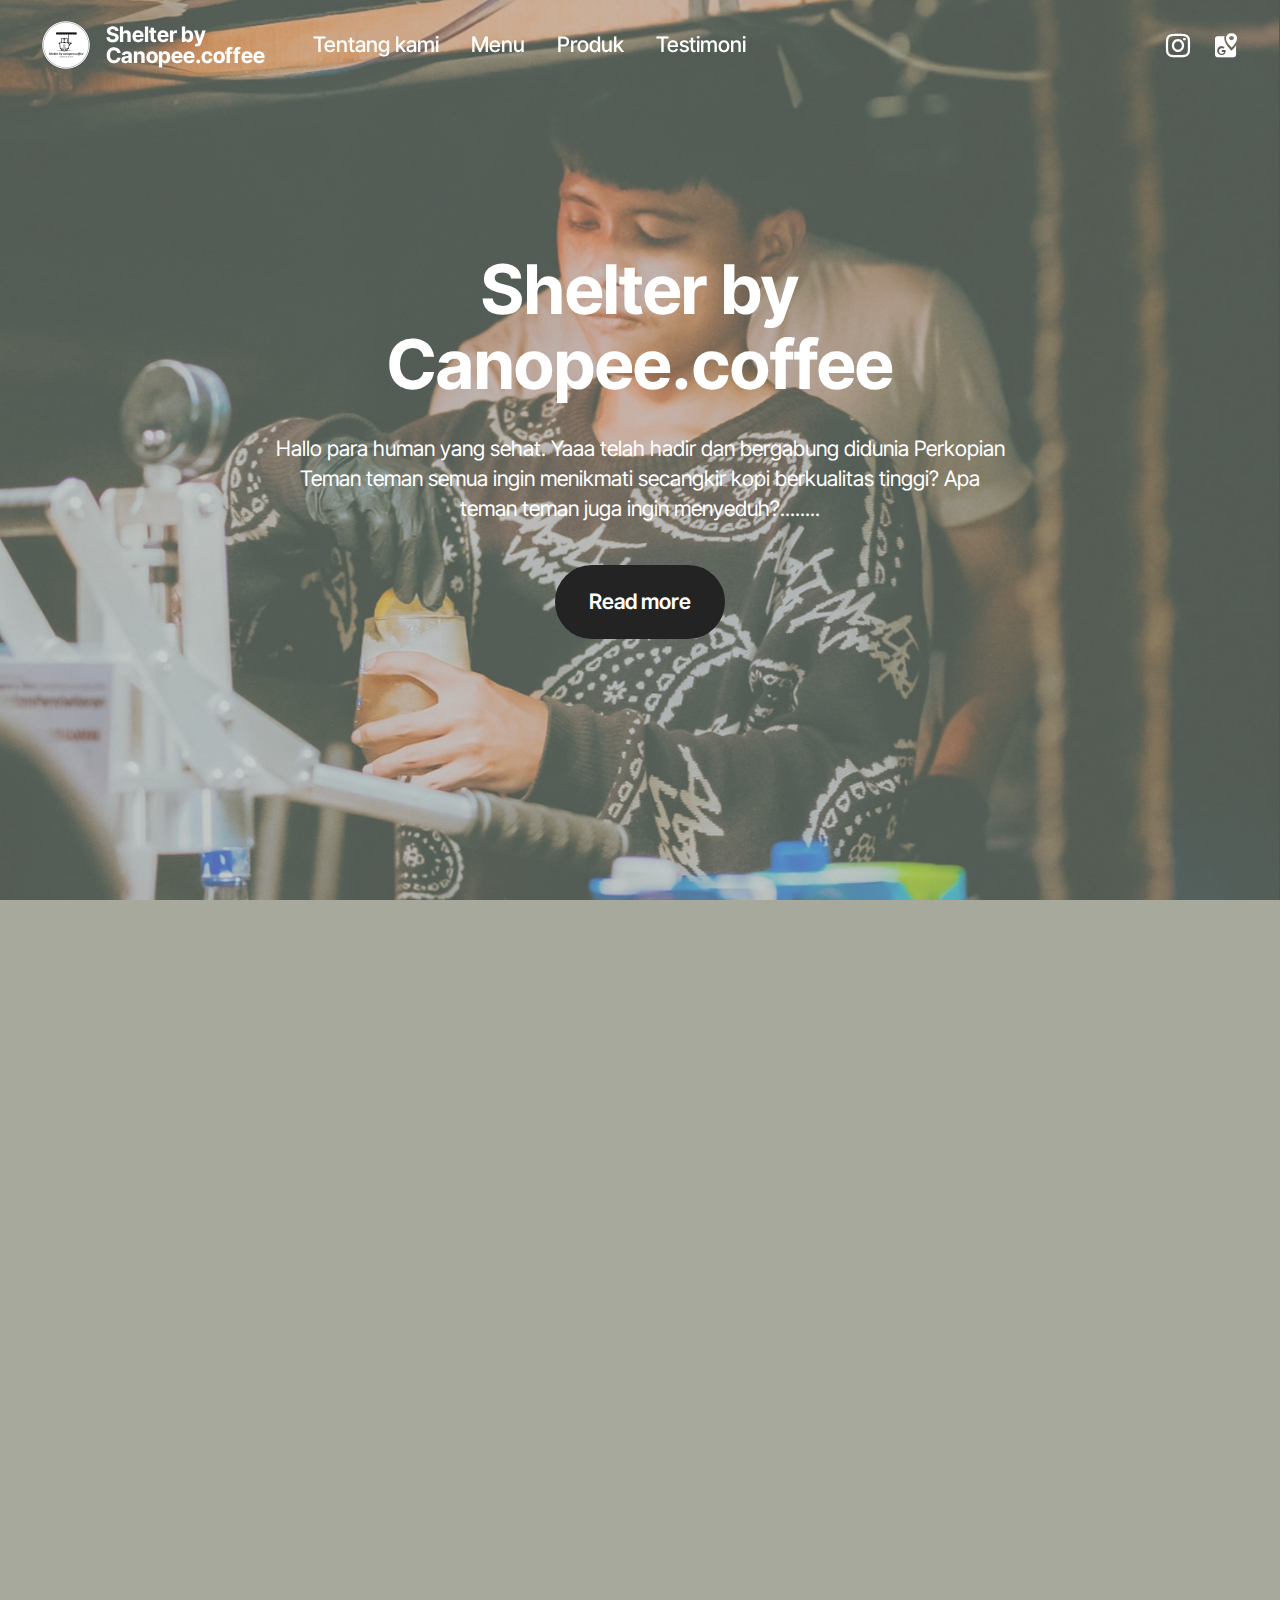
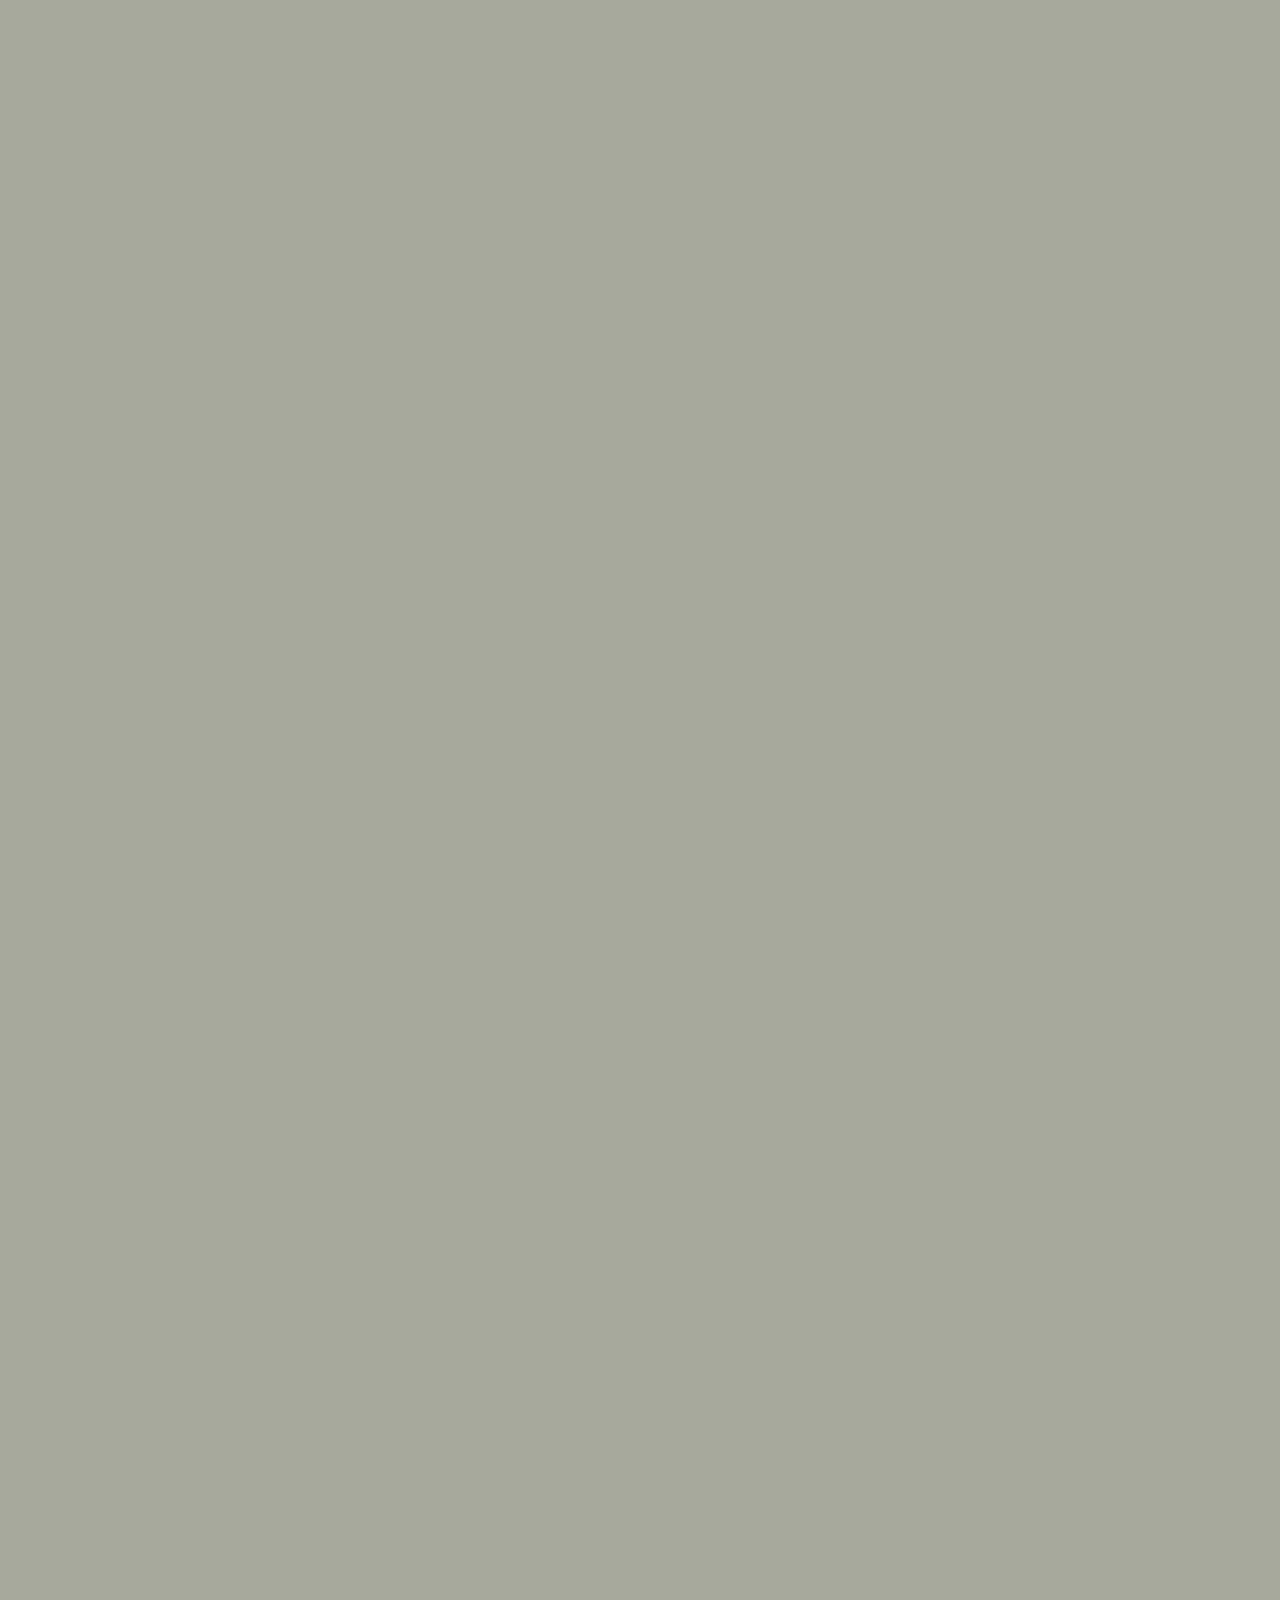
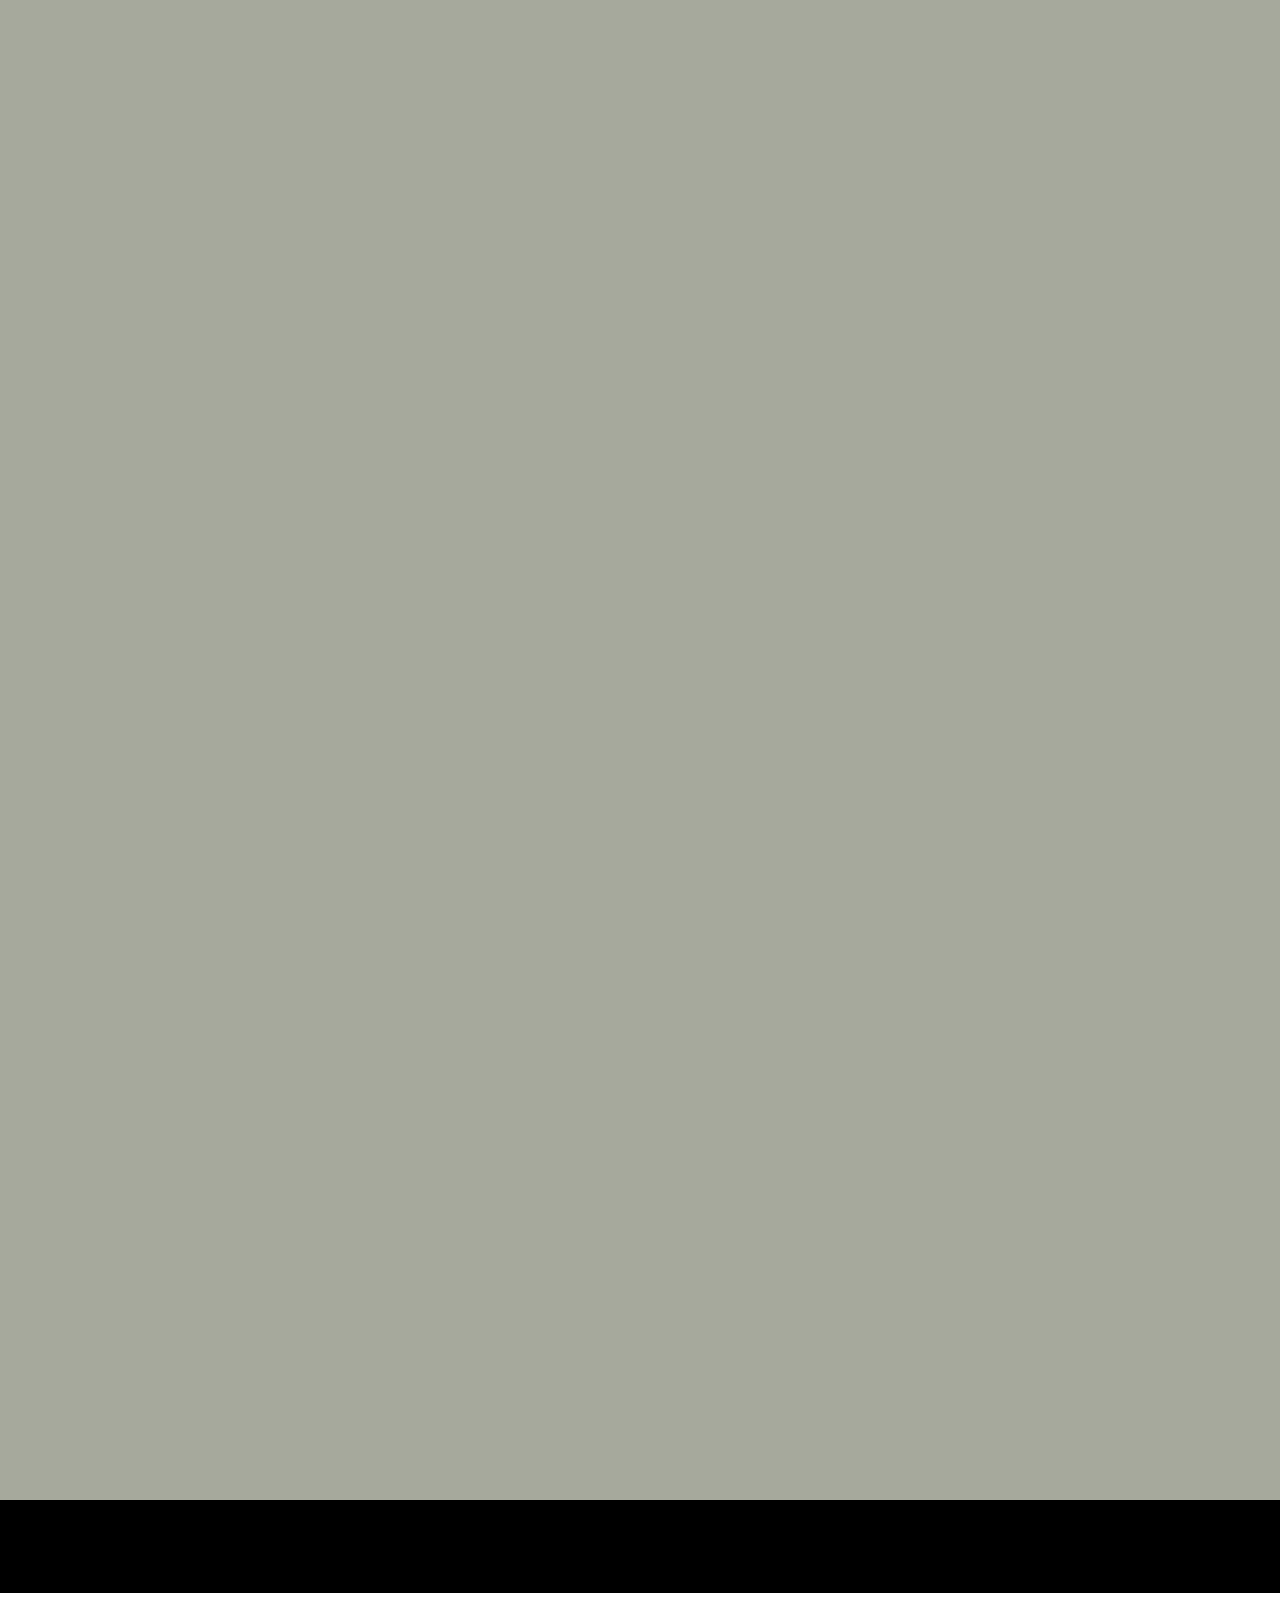
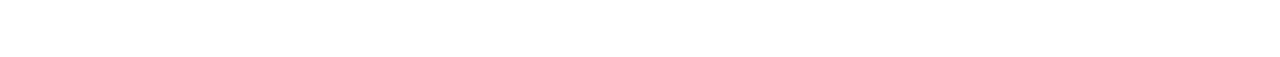
<file: index.html>
<!DOCTYPE html>
<html  >
<head>
  <!-- Site made with Mobirise Website Builder v5.9.18, https://mobirise.com -->
  <meta charset="UTF-8">
  <meta http-equiv="X-UA-Compatible" content="IE=edge">
  <meta name="generator" content="Mobirise v5.9.18, mobirise.com">
  <meta name="viewport" content="width=device-width, initial-scale=1, minimum-scale=1">
  <link rel="shortcut icon" href="assets/images/logo-shelter-96x96.png" type="image/x-icon">
  <meta name="description" content="">
  
  
  <title>Shelterby.Canopecoffee</title>
  <link rel="stylesheet" href="assets/web/assets/mobirise-icons2/mobirise2.css">
  <link rel="stylesheet" href="assets/bootstrap/css/bootstrap.min.css">
  <link rel="stylesheet" href="assets/bootstrap/css/bootstrap-grid.min.css">
  <link rel="stylesheet" href="assets/bootstrap/css/bootstrap-reboot.min.css">
  <link rel="stylesheet" href="assets/animatecss/animate.css">
  <link rel="stylesheet" href="assets/dropdown/css/style.css">
  <link rel="stylesheet" href="assets/socicon/css/styles.css">
  <link rel="stylesheet" href="assets/theme/css/style.css">
  <link rel="preload" href="https://fonts.googleapis.com/css?family=Inter+Tight:100,200,300,400,500,600,700,800,900,100i,200i,300i,400i,500i,600i,700i,800i,900i&display=swap" as="style" onload="this.onload=null;this.rel='stylesheet'">
  <noscript><link rel="stylesheet" href="https://fonts.googleapis.com/css?family=Inter+Tight:100,200,300,400,500,600,700,800,900,100i,200i,300i,400i,500i,600i,700i,800i,900i&display=swap"></noscript>
  <link rel="preload" as="style" href="assets/mobirise/css/mbr-additional.css?v=BqzPVn"><link rel="stylesheet" href="assets/mobirise/css/mbr-additional.css?v=BqzPVn" type="text/css">

  
  
  
</head>
<body>
  
  <section data-bs-version="5.1" class="menu menu6 cid-ucdnP7GmtX" once="menu" id="menu06-1n">
	

	<nav class="navbar navbar-dropdown opacityScroll navbar-fixed-top navbar-expand-lg">
		<div class="container">
			<div class="navbar-brand">
				<span class="navbar-logo">
					<a href="index.html">
						<img src="assets/images/logo-shelter-96x96.png" alt="Mobirise Website Builder" style="height: 3rem;">
					</a>
				</span>
				<span class="navbar-caption-wrap"><a class="navbar-caption text-danger text-primary display-4" href="index.html">Shelter by<br>Canopee.coffee</a></span>
			</div>
			<button class="navbar-toggler" type="button" data-toggle="collapse" data-bs-toggle="collapse" data-target="#navbarSupportedContent" data-bs-target="#navbarSupportedContent" aria-controls="navbarNavAltMarkup" aria-expanded="false" aria-label="Toggle navigation">
				<div class="hamburger">
					<span></span>
					<span></span>
					<span></span>
					<span></span>
				</div>
			</button>
			<div class="collapse navbar-collapse opacityScroll" id="navbarSupportedContent">
				<ul class="navbar-nav nav-dropdown nav-right" data-app-modern-menu="true"><li class="nav-item">
						<a class="nav-link link text-danger text-primary display-4" href="page4.html">Tentang kami</a>
					</li>
					<li class="nav-item">
						<a class="nav-link link text-danger text-primary display-4" href="page3.html" aria-expanded="false">Menu</a>
					</li>
					<li class="nav-item">
						<a class="nav-link link text-danger text-primary display-4" href="page2.html">Produk</a>
					</li><li class="nav-item"><a class="nav-link link text-danger text-primary display-4" href="page1.html">Testimoni</a></li></ul>
				<div class="icons-menu">
					<a class="iconfont-wrapper" href="https://www.instagram.com/shelterby.canopeecoffee?utm_source=ig_web_button_share_sheet&igsh=ZDNlZDc0MzIxNw==" target="_blank">
						<span class="p-2 mbr-iconfont socicon-instagram socicon"></span>
					</a>
					<a class="iconfont-wrapper" href="https://maps.app.goo.gl/ttsD4pHnTXfWeZxu5" target="_blank">
						<span class="p-2 mbr-iconfont socicon-googlemaps socicon"></span>
					</a>
					
					
				</div>
				
			</div>
		</div>
	</nav>
</section>

<section data-bs-version="5.1" class="header09 startm5 cid-ucdmecV2sS mbr-fullscreen" id="header09-1i">	
    
	<div class="mbr-overlay" style="opacity: 0.5; background-color: rgb(166, 169, 156);"></div>
	
	<div class="container-fluid">
		<div class="row">
			<div class="content-wrap col-12 col-md-8">
				<h1 class="mbr-section-title mbr-fonts-style mbr-white mb-4 display-1">
					<strong>Shelter by<br>Canopee.coffee</strong></h1>
				
				<p class="mbr-fonts-style mbr-text mbr-white mb-4 display-7">Hallo para human yang sehat. Yaaa telah hadir dan bergabung didunia Perkopian Teman teman semua ingin menikmati secangkir kopi berkualitas tinggi? Apa teman teman juga ingin menyeduh?........</p>
				<div class="mbr-section-btn"><a class="btn btn-black display-7" href="page4.html#image05-1s">Read more</a></div>
			</div>
		</div>
	</div>
</section>

<section data-bs-version="5.1" class="features4 start cid-ueKeybcyOq" id="features04-1t">
	
	
	<div class="container">
		<div class="row justify-content-center">
			<div class="col-12 content-head">
				<div class="mbr-section-head mb-5">
					<h4 class="mbr-section-title mbr-fonts-style align-center mb-0 display-2">
						<strong>Menu Kami</strong></h4>
					
					
				</div>
			</div>
		</div>
		<div class="row">
			<div class="item features-image col-12 col-md-6 col-lg-12 active">
				<div class="item-wrapper">
					<div class="item-img">
						<img src="assets/images/img-170-612x928.jpg" alt="Mobirise Website Builder" data-slide-to="2" data-bs-slide-to="2">
					</div>
					<div class="item-content">
						
						
						<div class="mbr-section-btn item-footer"><a href="page3.html#image03-23" class="btn item-btn btn-black display-7">Menu Kami</a></div>
					</div>

				</div>
			</div>
			
			
		</div>
	</div>
</section>

<section data-bs-version="5.1" class="gallery06 cid-ueKeWE1C17" id="gallery06-1v">
    
    
    <div class="container">
        <div class="row justify-content-center">
            <div class="col-12 content-head">
                <div class="mbr-section-head mb-5">
                    <h4 class="mbr-section-title mbr-fonts-style align-center mb-0 display-2">
                        <strong>Produk Kami</strong></h4>
                    
                </div>
            </div>
        </div>
        <div class="row">
            <div class="item features-image col-12 col-md-6 col-lg-3 active">
                <div class="item-wrapper">
                    <div class="item-img">
                        <img src="assets/images/img-169-561x701.jpg" alt="Mobirise Website Builder" title="" data-slide-to="0" data-bs-slide-to="0">
                    </div>
                </div>
            </div>
            <div class="item features-image col-12 col-md-6 col-lg-3">
                <div class="item-wrapper">
                    <div class="item-img">
                        <img src="assets/images/img-168-561x701.jpg" alt="Mobirise Website Builder" title="" data-slide-to="1" data-bs-slide-to="1">
                    </div>
                </div>
            </div>
            <div class="item features-image col-12 col-md-6 col-lg-3">
                <div class="item-wrapper">
                    <div class="item-img">
                        <img src="assets/images/img-167-561x701.jpg" alt="Mobirise Website Builder" title="" data-slide-to="2" data-bs-slide-to="2">
                    </div>
                </div>
            </div>
            <div class="item features-image col-12 col-md-6 col-lg-3">
                <div class="item-wrapper">
                    <div class="item-img">
                        <img src="assets/images/img-166-561x701.jpg" alt="Mobirise Website Builder" title="" data-slide-to="3" data-bs-slide-to="3">
                    </div>
                </div>
            </div>
            <div class="item features-image col-12 col-md-6 col-lg-3">
                <div class="item-wrapper">
                    <div class="item-img">
                        <img src="assets/images/img-0165-1-561x701.jpg" alt="Mobirise Website Builder" title="" data-slide-to="4" data-bs-slide-to="4">
                    </div>
                </div>
            </div>
            <div class="item features-image col-12 col-md-6 col-lg-3">
                <div class="item-wrapper">
                    <div class="item-img">
                        <img src="assets/images/img-164-561x701.jpg" alt="Mobirise Website Builder" title="" data-slide-to="5" data-bs-slide-to="5">
                    </div>
                </div>
            </div>
            <div class="item features-image col-12 col-md-6 col-lg-3">
                <div class="item-wrapper">
                    <div class="item-img">
                        <img src="assets/images/img-163-561x701.jpg" alt="Mobirise Website Builder" title="" data-slide-to="6" data-bs-slide-to="6">
                    </div>
                </div>
            </div>
            <div class="item features-image col-12 col-md-6 col-lg-3">
                <div class="item-wrapper">
                    <div class="item-img">
                        <img src="assets/images/img-162-561x701.jpg" alt="Mobirise Website Builder" title="" data-slide-to="7" data-bs-slide-to="7">
                    </div>
                </div>
            </div>

        </div>
        <div class="mbr-section-btn mt-4"><a class="btn btn-black display-7" href="page2.html#gallery04-25">See more</a></div>
    </div>
</section>

<section data-bs-version="5.1" class="people02 cid-ueKeKpqAwz" id="people02-1u">
	

	
	
	<div class="container-fluid">
		<div class="row mb-5 justify-content-center">
			<div class="col-12 content-head">
				<h3 class="mbr-section-title mbr-fonts-style align-center mb-4 display-2">
					<strong>Tesimoni</strong></h3>
				
			</div>
		</div>
		<div class="row">
				<div class="item features-without-image col-12 col-md-6 col-lg-4 mb-5">
					<div class="item-wrapper">
						<div class="card-box align-center">
							<div class="iconfont-wrapper mb-3">
								<span class="mbr-iconfont mobi-mbri-star mobi-mbri"></span>
								<span class="mbr-iconfont mobi-mbri-star mobi-mbri"></span>
								<span class="mbr-iconfont mobi-mbri-star mobi-mbri"></span>
								<span class="mbr-iconfont mobi-mbri-star mobi-mbri"></span>
								<span class="mbr-iconfont mobi-mbri-star mobi-mbri"></span>
							</div>
							<h5 class="card-title mbr-fonts-style mb-3 display-7">tempatnya asik, banyak macem kopi, ada juga yg non kopi
<div>bagi yg ga bisaa ngopi jangan khawatir sihhh
</div><div>recommended pokoknya❤️</div></h5>
							<p class="card-text mbr-fonts-style mb-0 display-7">
								Lonely Buzz</p>
						</div>
					</div>
				</div>
				<div class="item features-without-image col-12 col-md-6 col-lg-4 mb-5">
					<div class="item-wrapper">
						<div class="card-box align-center">
							<div class="iconfont-wrapper mb-3">
								<span class="mbr-iconfont mobi-mbri-star mobi-mbri"></span>
								<span class="mbr-iconfont mobi-mbri-star mobi-mbri"></span>
								<span class="mbr-iconfont mobi-mbri-star mobi-mbri"></span>
								<span class="mbr-iconfont mobi-mbri-star mobi-mbri"></span>
								<span class="mbr-iconfont mobi-mbri-star mobi-mbri"></span>
							</div>
							<h5 class="card-title mbr-fonts-style mb-3 display-7">dengan cita rasa yang unik, disajikan dengan suasana sejuk jogja di malam hari, cocok untuk menemani me time dan quality time dengan orang spesial 🤩</h5>
							<p class="card-text mbr-fonts-style mb-0 display-7">
								Putra Oktaviando</p>
						</div>
					</div>
				</div>
				<div class="item features-without-image col-12 col-md-6 col-lg-4 mb-5">
					<div class="item-wrapper">
						<div class="card-box align-center">
							<div class="iconfont-wrapper mb-3">
								<span class="mbr-iconfont mobi-mbri-star mobi-mbri"></span>
								<span class="mbr-iconfont mobi-mbri-star mobi-mbri"></span>
								<span class="mbr-iconfont mobi-mbri-star mobi-mbri"></span>
								<span class="mbr-iconfont mobi-mbri-star mobi-mbri"></span>
								<span class="mbr-iconfont mobi-mbri-star mobi-mbri"></span>
							</div>
							<h5 class="card-title mbr-fonts-style mb-3 display-7">Street coffee yang wajib banget dikunjungi buat kalian yang di jogja atau lagi liburan kw jogja, harga ekonomis, banyak varian dan baristanya humble humble.</h5>
							<p class="card-text mbr-fonts-style mb-0 display-7">Imam Ikhtarom Aqsat</p>
						</div>
					</div>
				</div>
			</div>
		<div class="row mt-0 mt-md-5">
			<div class="col-12 align-center">
				<div class="mbr-section-btn"><a class="btn btn-black display-7" href="page1.html#people04-27">Read More</a></div>
			</div>
		</div>
	</div>
</section>

<section data-bs-version="5.1" class="map1 cid-ueKfayore6" id="map01-1x">
	
	
	
	<div class="container">
		<div class="row justify-content-center">
			<div class="col-12 content-head">
				<div class="mbr-section-head mb-5">
					<h3 class="mbr-section-title mbr-fonts-style align-center mb-0 display-1"><strong>Lokasi Kami</strong></h3>
					
				</div>
			</div>
		</div>
		<div class="google-map"><iframe frameborder="0" style="border:0" src="https://www.google.com/maps/embed?pb=!1m14!1m8!1m3!1d15812.868133470709!2d110.3837368!3d-7.7667945!3m2!1i1024!2i768!4f13.1!3m3!1m2!1s0x2e7a59be797700d3%3A0x18d4c82a3f38fd1c!2sShelterby.canopeecoffee!5e0!3m2!1sid!2sid!4v1717742662938!5m2!1sid!2sid" allowfullscreen=""></iframe></div>
	</div>
</section>

<section data-bs-version="5.1" class="social05 cid-ueKf3fTrDc" id="social05-1w">
    

    

    <div class="container">
        <div class="row">
            <h3 class="mbr-section-title align-center mb-5 mbr-fonts-style display-2">
                <strong>Ikuti Kami</strong></h3>
            <div class="col-12">
                <div class="social-row">
                    <div class="soc-item">
                        <a href="https://www.instagram.com/shelterby.canopeecoffee/?utm_source=ig_web_button_share_sheet" target="_blank">
                            <span class="mbr-iconfont socicon-instagram socicon"></span>
                        </a>
                    </div>
                    
                    
                    
                    
                </div>
            </div>
        </div>
    </div>
</section>

<section data-bs-version="5.1" class="footer4 cid-ueKfexVeHU" once="footers" id="footer04-1y">

    

    

    <div class="container">
        <div class="media-container-row align-center mbr-white">
            <div class="col-12">
                <p class="mbr-text mb-0 mbr-fonts-style display-7">
                    © Copyright 2024 Endriansyah - All Rights Reserved
                </p>
            </div>
        </div>
    </div>
</section><section class="display-7" style="padding: 0;align-items: center;justify-content: center;flex-wrap: wrap;    align-content: center;display: flex;position: relative;height: 4rem;"><a href="https://mobiri.se/2800596" style="flex: 1 1;height: 4rem;position: absolute;width: 100%;z-index: 1;"><img alt="" style="height: 4rem;" src="[data-uri]"></a><p style="margin: 0;text-align: center;" class="display-7">&#8204;</p><a style="z-index:1" href="https://mobirise.com/drag-drop-website-builder.html">Drag and Drop Website Builder</a></section><script src="assets/bootstrap/js/bootstrap.bundle.min.js"></script>  <script src="assets/smoothscroll/smooth-scroll.js"></script>  <script src="assets/ytplayer/index.js"></script>  <script src="assets/dropdown/js/navbar-dropdown.js"></script>  <script src="assets/theme/js/script.js"></script>  
  
  
  <input name="animation" type="hidden">
  </body>
</html>
</file>
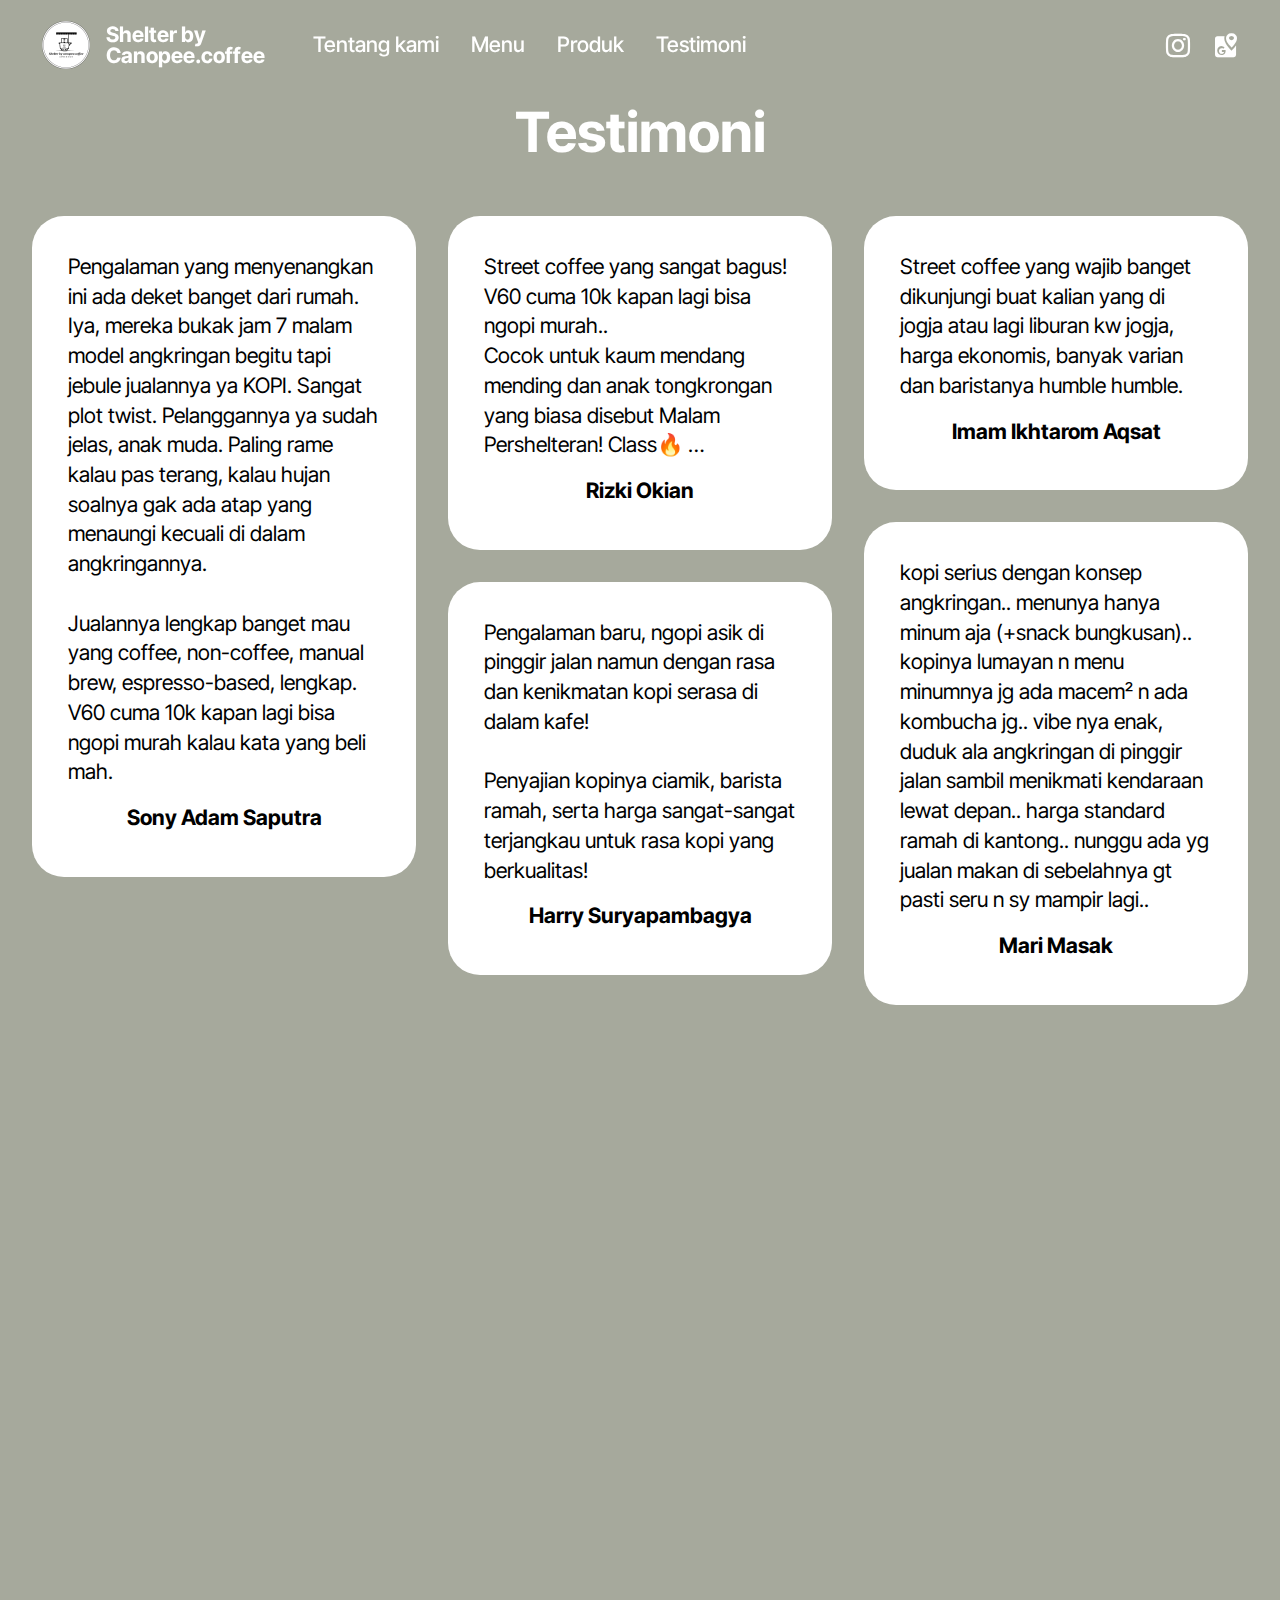
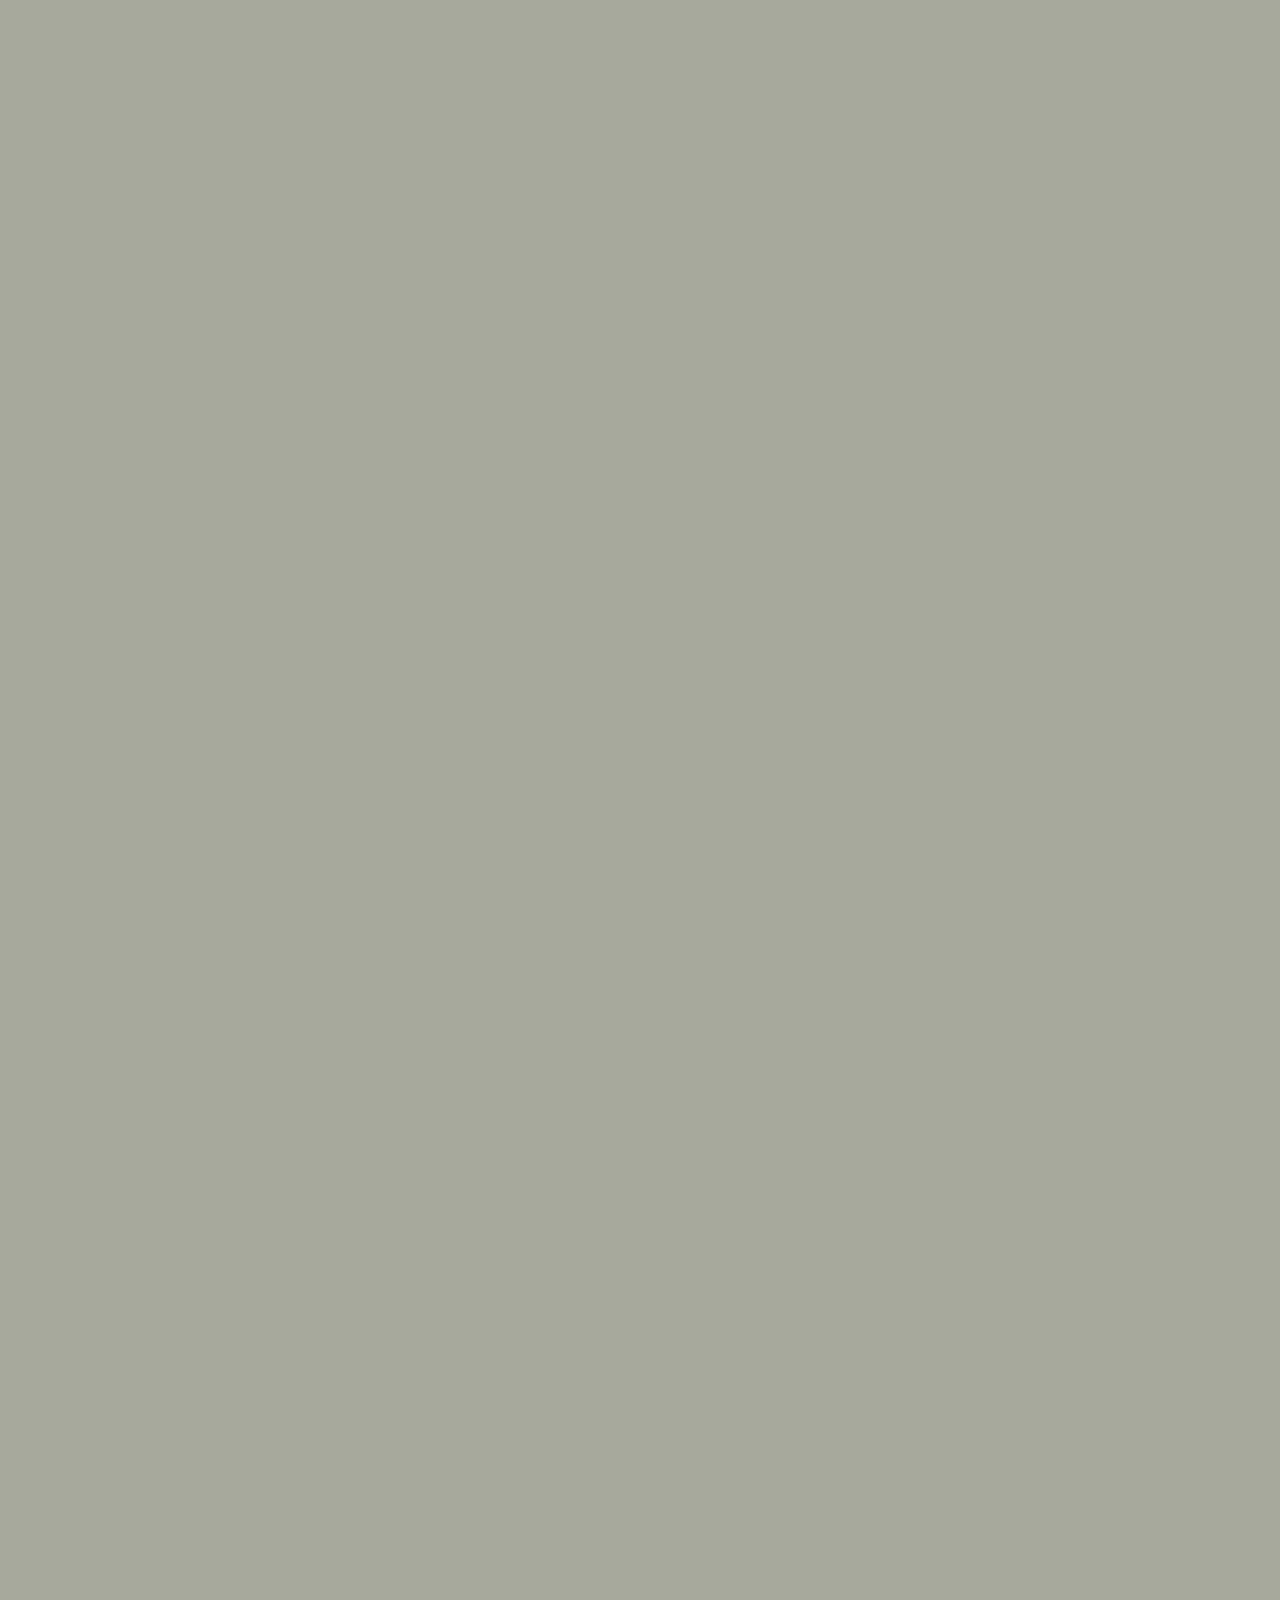
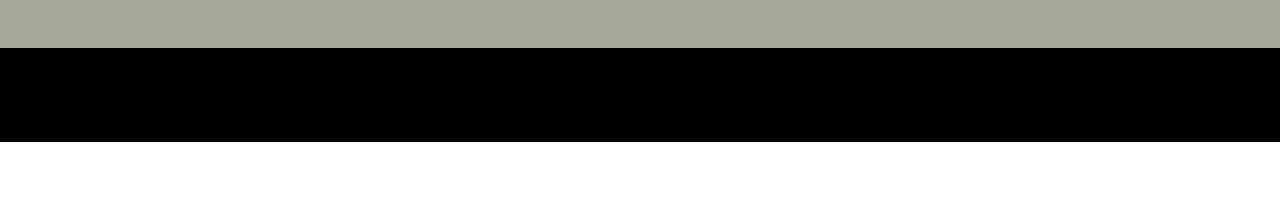
<file: page1.html>
<!DOCTYPE html>
<html  >
<head>
  <!-- Site made with Mobirise Website Builder v5.9.18, https://mobirise.com -->
  <meta charset="UTF-8">
  <meta http-equiv="X-UA-Compatible" content="IE=edge">
  <meta name="generator" content="Mobirise v5.9.18, mobirise.com">
  <meta name="viewport" content="width=device-width, initial-scale=1, minimum-scale=1">
  <link rel="shortcut icon" href="assets/images/logo-shelter-96x96.png" type="image/x-icon">
  <meta name="description" content="">
  
  
  <title>Testimoni</title>
  <link rel="stylesheet" href="assets/web/assets/mobirise-icons2/mobirise2.css">
  <link rel="stylesheet" href="assets/bootstrap/css/bootstrap.min.css">
  <link rel="stylesheet" href="assets/bootstrap/css/bootstrap-grid.min.css">
  <link rel="stylesheet" href="assets/bootstrap/css/bootstrap-reboot.min.css">
  <link rel="stylesheet" href="assets/animatecss/animate.css">
  <link rel="stylesheet" href="assets/dropdown/css/style.css">
  <link rel="stylesheet" href="assets/socicon/css/styles.css">
  <link rel="stylesheet" href="assets/theme/css/style.css">
  <link rel="preload" href="https://fonts.googleapis.com/css?family=Inter+Tight:100,200,300,400,500,600,700,800,900,100i,200i,300i,400i,500i,600i,700i,800i,900i&display=swap" as="style" onload="this.onload=null;this.rel='stylesheet'">
  <noscript><link rel="stylesheet" href="https://fonts.googleapis.com/css?family=Inter+Tight:100,200,300,400,500,600,700,800,900,100i,200i,300i,400i,500i,600i,700i,800i,900i&display=swap"></noscript>
  <link rel="preload" as="style" href="assets/mobirise/css/mbr-additional.css?v=7rxOTh"><link rel="stylesheet" href="assets/mobirise/css/mbr-additional.css?v=7rxOTh" type="text/css">

  
  
  
</head>
<body>
  
  <section data-bs-version="5.1" class="menu menu6 cid-ucdnP7GmtX" once="menu" id="menu06-1o">
	

	<nav class="navbar navbar-dropdown opacityScroll navbar-fixed-top navbar-expand-lg">
		<div class="container">
			<div class="navbar-brand">
				<span class="navbar-logo">
					<a href="index.html">
						<img src="assets/images/logo-shelter-96x96.png" alt="Mobirise Website Builder" style="height: 3rem;">
					</a>
				</span>
				<span class="navbar-caption-wrap"><a class="navbar-caption text-danger text-primary display-4" href="index.html">Shelter by<br>Canopee.coffee</a></span>
			</div>
			<button class="navbar-toggler" type="button" data-toggle="collapse" data-bs-toggle="collapse" data-target="#navbarSupportedContent" data-bs-target="#navbarSupportedContent" aria-controls="navbarNavAltMarkup" aria-expanded="false" aria-label="Toggle navigation">
				<div class="hamburger">
					<span></span>
					<span></span>
					<span></span>
					<span></span>
				</div>
			</button>
			<div class="collapse navbar-collapse opacityScroll" id="navbarSupportedContent">
				<ul class="navbar-nav nav-dropdown nav-right" data-app-modern-menu="true"><li class="nav-item">
						<a class="nav-link link text-danger text-primary display-4" href="page4.html">Tentang kami</a>
					</li>
					<li class="nav-item">
						<a class="nav-link link text-danger text-primary display-4" href="page3.html" aria-expanded="false">Menu</a>
					</li>
					<li class="nav-item">
						<a class="nav-link link text-danger text-primary display-4" href="page2.html">Produk</a>
					</li><li class="nav-item"><a class="nav-link link text-danger text-primary display-4" href="page1.html">Testimoni</a></li></ul>
				<div class="icons-menu">
					<a class="iconfont-wrapper" href="https://www.instagram.com/shelterby.canopeecoffee?utm_source=ig_web_button_share_sheet&igsh=ZDNlZDc0MzIxNw==" target="_blank">
						<span class="p-2 mbr-iconfont socicon-instagram socicon"></span>
					</a>
					<a class="iconfont-wrapper" href="https://maps.app.goo.gl/ttsD4pHnTXfWeZxu5" target="_blank">
						<span class="p-2 mbr-iconfont socicon-googlemaps socicon"></span>
					</a>
					
					
				</div>
				
			</div>
		</div>
	</nav>
</section>

<section data-bs-version="5.1" class="people04 cid-ueXhi58rUd" id="people04-27">
	
	
	<div class="container-fluid">
		<div class="row mb-5 justify-content-center">
			<div class="col-12 mb-0 content-head">
				<h3 class="mbr-section-title mbr-fonts-style align-center mb-0 display-2">
					<strong>Testimoni</strong></h3>
				
			</div>
		</div>
		<div class="row mbr-masonry" data-masonry="{&quot;percentPosition&quot;: true }">
			<div class="item features-without-image col-12 col-md-6 col-lg-4 active">
				<div class="item-wrapper">
					<div class="card-box align-left">
						<p class="card-text mbr-fonts-style display-7">Pengalaman yang menyenangkan ini ada deket banget dari rumah. Iya, mereka bukak jam 7 malam model angkringan begitu tapi jebule jualannya ya KOPI. Sangat plot twist. Pelanggannya ya sudah jelas, anak muda. Paling rame kalau pas terang, kalau hujan soalnya gak ada atap yang menaungi kecuali di dalam angkringannya.
<br>
<br>Jualannya lengkap banget mau yang coffee, non-coffee, manual brew, espresso-based, lengkap. V60 cuma 10k kapan lagi bisa ngopi murah kalau kata yang beli mah.</p>
						
						<h5 class="card-title mbr-fonts-style display-7">
							<strong>Sony Adam Saputra</strong></h5>
					</div>
				</div>
			</div>
			<div class="item features-without-image col-12 col-md-6 col-lg-4">
				<div class="item-wrapper">
					<div class="card-box align-left">
						<p class="card-text mbr-fonts-style display-7">Street coffee yang sangat bagus! V60 cuma 10k kapan lagi bisa ngopi murah..
<br>Cocok untuk kaum mendang mending dan anak tongkrongan yang biasa disebut Malam Pershelteran! Class🔥 …</p>
						
						<h5 class="card-title mbr-fonts-style display-7">
							<strong>Rizki Okian</strong></h5>
					</div>
				</div>
			</div>
			<div class="item features-without-image col-12 col-md-6 col-lg-4">
				<div class="item-wrapper">
					<div class="card-box align-left">
						<p class="card-text mbr-fonts-style display-7">
							Street coffee yang wajib banget dikunjungi buat kalian yang di jogja atau lagi liburan kw jogja, harga ekonomis, banyak varian dan baristanya humble humble.
						</p>
						
						<h5 class="card-title mbr-fonts-style display-7">
							<strong>Imam Ikhtarom Aqsat</strong></h5>
					</div>
				</div>
			</div>
			<div class="item features-without-image col-12 col-md-6 col-lg-4">
				<div class="item-wrapper">
					<div class="card-box align-left">
						<p class="card-text mbr-fonts-style display-7">
							kopi serius dengan konsep angkringan.. menunya hanya minum aja (+snack bungkusan).. kopinya lumayan n menu minumnya jg ada macem² n ada kombucha jg.. vibe nya enak, duduk ala angkringan di pinggir jalan sambil menikmati kendaraan lewat depan.. harga standard ramah di kantong.. nunggu ada yg jualan makan di sebelahnya gt pasti seru n sy mampir lagi..
						</p>
						
						<h5 class="card-title mbr-fonts-style display-7"><strong>Mari Masak</strong></h5>
					</div>
				</div>
			</div>
			<div class="item features-without-image col-12 col-md-6 col-lg-4">
				<div class="item-wrapper">
					<div class="card-box align-left">
						<p class="card-text mbr-fonts-style display-7">Pengalaman baru, ngopi asik di pinggir jalan namun dengan rasa dan kenikmatan kopi serasa di dalam kafe!
<br>
<br>Penyajian kopinya ciamik, barista ramah, serta harga sangat-sangat terjangkau untuk rasa kopi yang berkualitas!</p>
						
						<h5 class="card-title mbr-fonts-style display-7"><strong>Harry Suryapambagya</strong></h5>
					</div>
				</div>
			</div>
			<div class="item features-without-image col-12 col-md-6 col-lg-4">
				<div class="item-wrapper">
					<div class="card-box align-left">
						<p class="card-text mbr-fonts-style display-7">
							Street coffe dengan harga sangat terjangkau, rasa minuman baik yang coffe dan non-coffe bisa diadu dengan coffeeshop yang lain
						</p>
						
						<h5 class="card-title mbr-fonts-style display-7">
							<strong>Martua Manalu</strong></h5>
					</div>
				</div>
			</div>
		</div>
	</div>
</section>

<section data-bs-version="5.1" class="people04 cid-ueXhj9k1vu" id="people04-28">
	
	
	<div class="container-fluid">
		
		<div class="row mbr-masonry" data-masonry="{&quot;percentPosition&quot;: true }">
			<div class="item features-without-image col-12 col-md-6 col-lg-4 active">
				<div class="item-wrapper">
					<div class="card-box align-left">
						<p class="card-text mbr-fonts-style display-7">
							Rasa kopi mantap, suasana juga nyaman
						</p>
						
						<h5 class="card-title mbr-fonts-style display-7">
							<strong>Septyan Np</strong></h5>
					</div>
				</div>
			</div>
			<div class="item features-without-image col-12 col-md-6 col-lg-4">
				<div class="item-wrapper">
					<div class="card-box align-left">
						<p class="card-text mbr-fonts-style display-7">
							Kopinya enak dan terjangkau, baristanya ramah
						</p>
						
						<h5 class="card-title mbr-fonts-style display-7">
							<strong>Dhi Ka</strong></h5>
					</div>
				</div>
			</div>
			<div class="item features-without-image col-12 col-md-6 col-lg-4">
				<div class="item-wrapper">
					<div class="card-box align-left">
						<p class="card-text mbr-fonts-style display-7">tempatnya asik, banyak macem kopi, ada juga yg non kopi
<br>bagi yg ga bisaa ngopi jangan khawatir sihhh
<br>recommended pokoknya❤️</p>
						
						<h5 class="card-title mbr-fonts-style display-7"><strong>Lonely Buzz</strong></h5>
					</div>
				</div>
			</div>
			<div class="item features-without-image col-12 col-md-6 col-lg-4">
				<div class="item-wrapper">
					<div class="card-box align-left">
						<p class="card-text mbr-fonts-style display-7">
							Tmpt nya enk, menu” nya jg nikmat, tp minus ny barista yg nama ny nopal emosional trus sombong gara” jago futsal :)
						</p>
						
						<h5 class="card-title mbr-fonts-style display-7">
							<strong>Rofi Nuranwar</strong></h5>
					</div>
				</div>
			</div>
			<div class="item features-without-image col-12 col-md-6 col-lg-4">
				<div class="item-wrapper">
					<div class="card-box align-left">
						<p class="card-text mbr-fonts-style display-7">
							dengan cita rasa yang unik, disajikan dengan suasana sejuk jogja di malam hari, cocok untuk menemani me time dan quality time dengan orang spesial 🤩
						</p>
						
						<h5 class="card-title mbr-fonts-style display-7">
							<strong>Putra Oktaviando</strong></h5>
					</div>
				</div>
			</div>
			<div class="item features-without-image col-12 col-md-6 col-lg-4">
				<div class="item-wrapper">
					<div class="card-box align-left">
						<p class="card-text mbr-fonts-style display-7">
							Tempatnya asik, menunya mantap.
						</p>
						
						<h5 class="card-title mbr-fonts-style display-7"><strong>R. R Nurhidayat</strong></h5>
					</div>
				</div>
			</div>
		</div>
	</div>
</section>

<section data-bs-version="5.1" class="map1 cid-ueXhlS3JHl" id="map01-29">
	
	
	
	<div class="container">
		<div class="row justify-content-center">
			<div class="col-12 content-head">
				<div class="mbr-section-head mb-5">
					<h3 class="mbr-section-title mbr-fonts-style align-center mb-0 display-2">
						<strong>Lokasi Kami</strong></h3>
					
				</div>
			</div>
		</div>
		<div class="google-map"><iframe frameborder="0" style="border:0" src="https://www.google.com/maps/embed?pb=!1m14!1m8!1m3!1d15812.868133470709!2d110.3837368!3d-7.7667945!3m2!1i1024!2i768!4f13.1!3m3!1m2!1s0x2e7a59be797700d3%3A0x18d4c82a3f38fd1c!2sShelterby.canopeecoffee!5e0!3m2!1sid!2sid!4v1717742662938!5m2!1sid!2sid" allowfullscreen=""></iframe></div>
	</div>
</section>

<section data-bs-version="5.1" class="social05 cid-ueKf3fTrDc" id="social05-1w">
    

    

    <div class="container">
        <div class="row">
            <h3 class="mbr-section-title align-center mb-5 mbr-fonts-style display-2">
                <strong>Ikuti Kami</strong></h3>
            <div class="col-12">
                <div class="social-row">
                    <div class="soc-item">
                        <a href="https://www.instagram.com/shelterby.canopeecoffee/?utm_source=ig_web_button_share_sheet" target="_blank">
                            <span class="mbr-iconfont socicon-instagram socicon"></span>
                        </a>
                    </div>
                    
                    
                    
                    
                </div>
            </div>
        </div>
    </div>
</section>

<section data-bs-version="5.1" class="footer4 cid-ueKfexVeHU" once="footers" id="footer04-1y">

    

    

    <div class="container">
        <div class="media-container-row align-center mbr-white">
            <div class="col-12">
                <p class="mbr-text mb-0 mbr-fonts-style display-7">
                    © Copyright 2024 Endriansyah - All Rights Reserved
                </p>
            </div>
        </div>
    </div>
</section><section class="display-7" style="padding: 0;align-items: center;justify-content: center;flex-wrap: wrap;    align-content: center;display: flex;position: relative;height: 4rem;"><a href="https://mobiri.se/2800596" style="flex: 1 1;height: 4rem;position: absolute;width: 100%;z-index: 1;"><img alt="" style="height: 4rem;" src="[data-uri]"></a><p style="margin: 0;text-align: center;" class="display-7">&#8204;</p><a style="z-index:1" href="https://mobirise.com/builder/ai-website-generator.html">AI Website Generator</a></section><script src="assets/bootstrap/js/bootstrap.bundle.min.js"></script>  <script src="assets/smoothscroll/smooth-scroll.js"></script>  <script src="assets/ytplayer/index.js"></script>  <script src="assets/dropdown/js/navbar-dropdown.js"></script>  <script src="assets/masonry/masonry.pkgd.min.js"></script>  <script src="assets/imagesloaded/imagesloaded.pkgd.min.js"></script>  <script src="assets/theme/js/script.js"></script>  
  
  
  <input name="animation" type="hidden">
  </body>
</html>
</file>
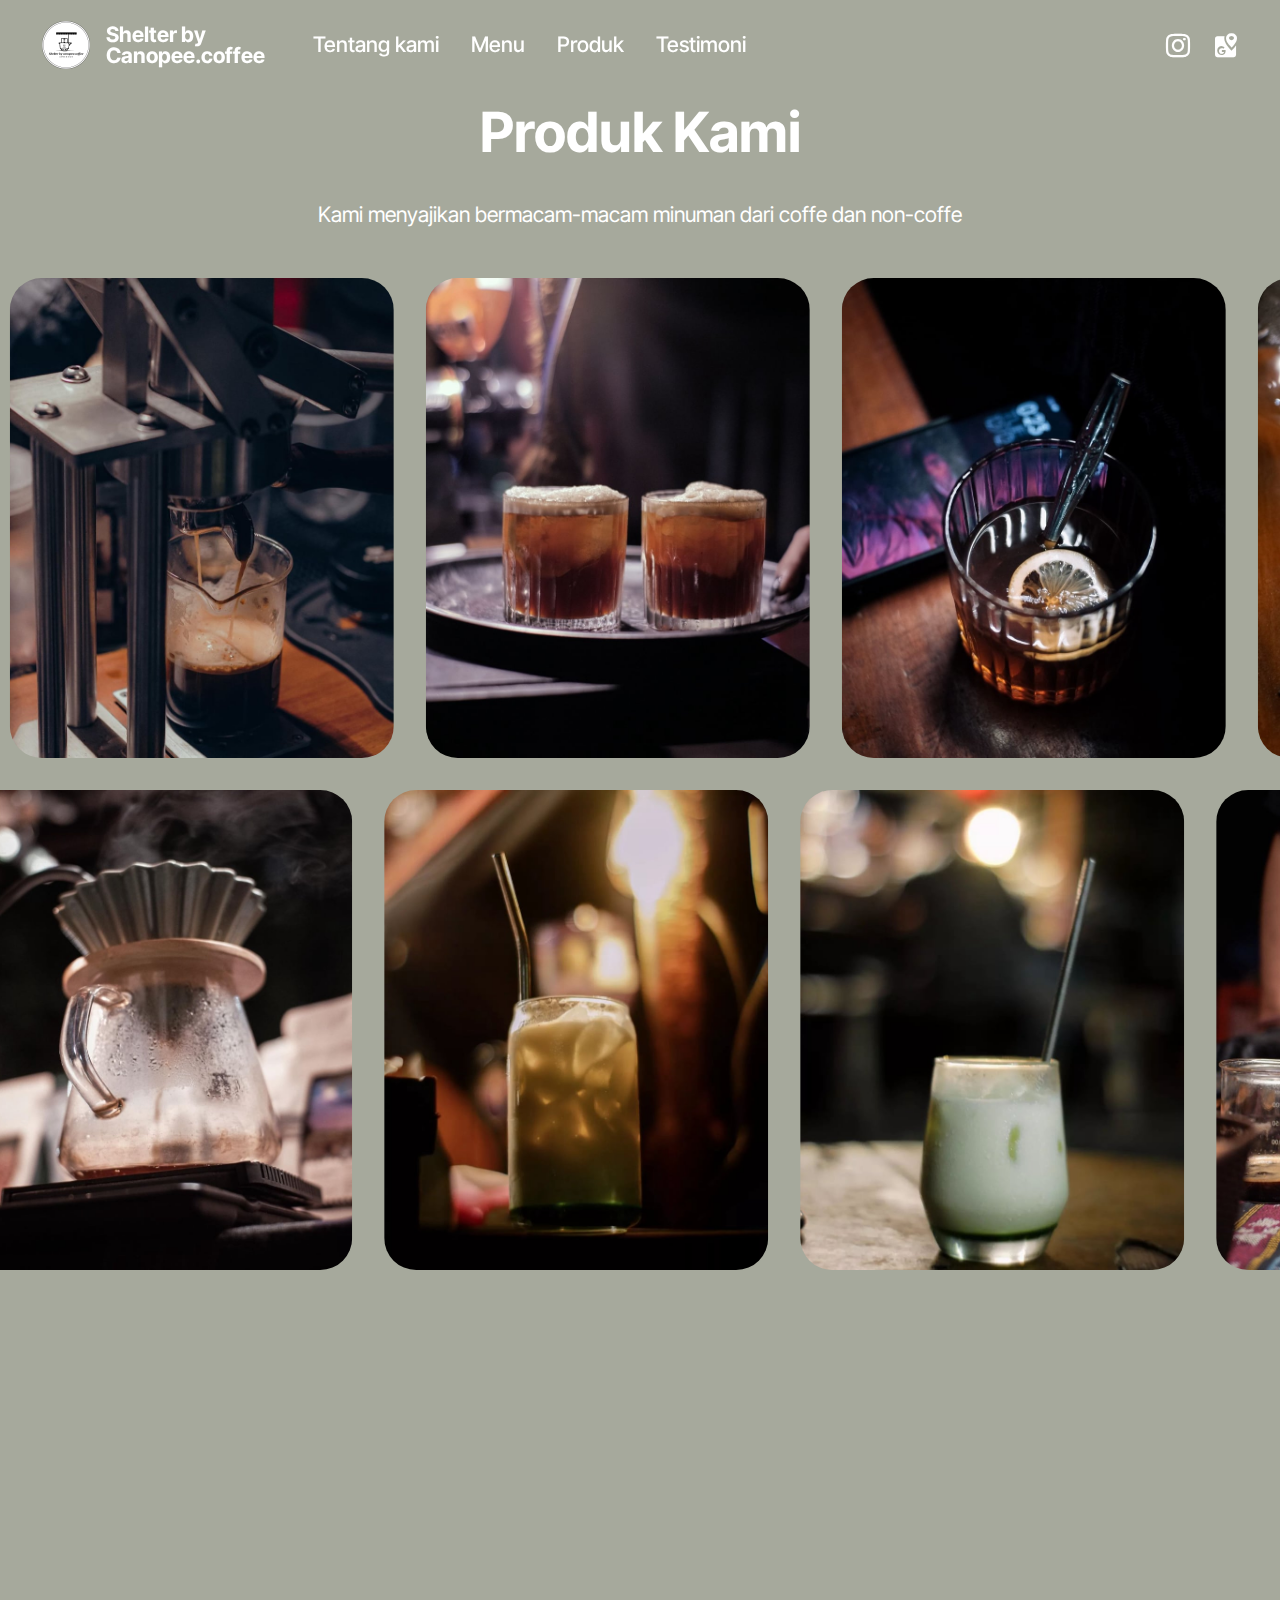
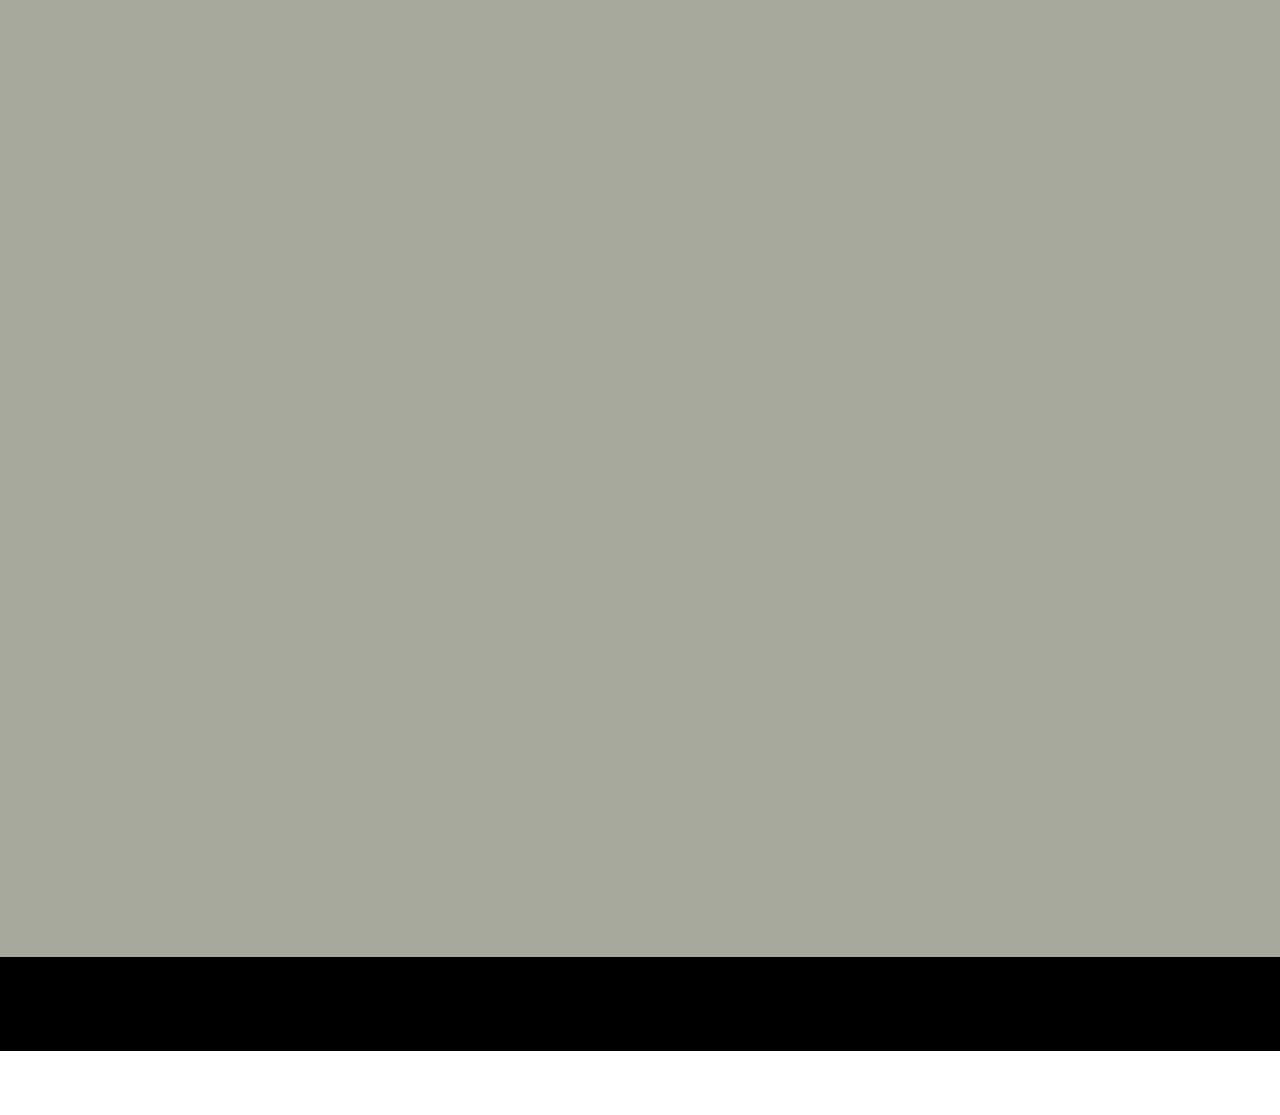
<file: page2.html>
<!DOCTYPE html>
<html  >
<head>
  <!-- Site made with Mobirise Website Builder v5.9.18, https://mobirise.com -->
  <meta charset="UTF-8">
  <meta http-equiv="X-UA-Compatible" content="IE=edge">
  <meta name="generator" content="Mobirise v5.9.18, mobirise.com">
  <meta name="viewport" content="width=device-width, initial-scale=1, minimum-scale=1">
  <link rel="shortcut icon" href="assets/images/logo-shelter-96x96.png" type="image/x-icon">
  <meta name="description" content="">
  
  
  <title>Produk</title>
  <link rel="stylesheet" href="assets/web/assets/mobirise-icons2/mobirise2.css">
  <link rel="stylesheet" href="assets/bootstrap/css/bootstrap.min.css">
  <link rel="stylesheet" href="assets/bootstrap/css/bootstrap-grid.min.css">
  <link rel="stylesheet" href="assets/bootstrap/css/bootstrap-reboot.min.css">
  <link rel="stylesheet" href="assets/animatecss/animate.css">
  <link rel="stylesheet" href="assets/dropdown/css/style.css">
  <link rel="stylesheet" href="assets/socicon/css/styles.css">
  <link rel="stylesheet" href="assets/theme/css/style.css">
  <link rel="preload" href="https://fonts.googleapis.com/css?family=Inter+Tight:100,200,300,400,500,600,700,800,900,100i,200i,300i,400i,500i,600i,700i,800i,900i&display=swap" as="style" onload="this.onload=null;this.rel='stylesheet'">
  <noscript><link rel="stylesheet" href="https://fonts.googleapis.com/css?family=Inter+Tight:100,200,300,400,500,600,700,800,900,100i,200i,300i,400i,500i,600i,700i,800i,900i&display=swap"></noscript>
  <link rel="preload" as="style" href="assets/mobirise/css/mbr-additional.css?v=xBHf6Z"><link rel="stylesheet" href="assets/mobirise/css/mbr-additional.css?v=xBHf6Z" type="text/css">

  
  
  
</head>
<body>
  
  <section data-bs-version="5.1" class="menu menu6 cid-ucdnP7GmtX" once="menu" id="menu06-1p">
	

	<nav class="navbar navbar-dropdown opacityScroll navbar-fixed-top navbar-expand-lg">
		<div class="container">
			<div class="navbar-brand">
				<span class="navbar-logo">
					<a href="index.html">
						<img src="assets/images/logo-shelter-96x96.png" alt="Mobirise Website Builder" style="height: 3rem;">
					</a>
				</span>
				<span class="navbar-caption-wrap"><a class="navbar-caption text-danger text-primary display-4" href="index.html">Shelter by<br>Canopee.coffee</a></span>
			</div>
			<button class="navbar-toggler" type="button" data-toggle="collapse" data-bs-toggle="collapse" data-target="#navbarSupportedContent" data-bs-target="#navbarSupportedContent" aria-controls="navbarNavAltMarkup" aria-expanded="false" aria-label="Toggle navigation">
				<div class="hamburger">
					<span></span>
					<span></span>
					<span></span>
					<span></span>
				</div>
			</button>
			<div class="collapse navbar-collapse opacityScroll" id="navbarSupportedContent">
				<ul class="navbar-nav nav-dropdown nav-right" data-app-modern-menu="true"><li class="nav-item">
						<a class="nav-link link text-danger text-primary display-4" href="page4.html">Tentang kami</a>
					</li>
					<li class="nav-item">
						<a class="nav-link link text-danger text-primary display-4" href="page3.html" aria-expanded="false">Menu</a>
					</li>
					<li class="nav-item">
						<a class="nav-link link text-danger text-primary display-4" href="page2.html">Produk</a>
					</li><li class="nav-item"><a class="nav-link link text-danger text-primary display-4" href="page1.html">Testimoni</a></li></ul>
				<div class="icons-menu">
					<a class="iconfont-wrapper" href="https://www.instagram.com/shelterby.canopeecoffee?utm_source=ig_web_button_share_sheet&igsh=ZDNlZDc0MzIxNw==" target="_blank">
						<span class="p-2 mbr-iconfont socicon-instagram socicon"></span>
					</a>
					<a class="iconfont-wrapper" href="https://maps.app.goo.gl/ttsD4pHnTXfWeZxu5" target="_blank">
						<span class="p-2 mbr-iconfont socicon-googlemaps socicon"></span>
					</a>
					
					
				</div>
				
			</div>
		</div>
	</nav>
</section>

<section data-bs-version="5.1" class="gallery4 cid-ueXh7EtDYJ" id="gallery04-25">
  
  
  <div class="container-fluid gallery-wrapper">
    <div class="row justify-content-center">
      <div class="col-12 content-head">
        <div class="mbr-section-head mb-5">
          <h4 class="mbr-section-title mbr-fonts-style align-center mb-0 display-2">
            <strong>Produk Kami</strong></h4>
          <h5 class="mbr-section-subtitle mbr-fonts-style align-center mb-0 mt-4 display-7">
            Kami menyajikan bermacam-macam minuman dari coffe dan non-coffe</h5>
        </div>
      </div>
    </div>
    <div class="grid-container">
      <div class="grid-container-1" style="transform: translate3d(-200px, 0px, 0px);">
        <div class="grid-item">
          <img src="assets/images/img-169-819x1024.jpg" alt="Mobirise Website Builder">
        </div>
        <div class="grid-item">
          <img src="assets/images/img-168-819x1024.jpg" alt="Mobirise Website Builder">
        </div>
        <div class="grid-item">
          <img src="assets/images/img-167-819x1024.jpg" alt="Mobirise Website Builder">
        </div>
        <div class="grid-item">
          <img src="assets/images/img-166-819x1024.jpg" alt="Mobirise Website Builder">
        </div>
      </div>
      <div class="grid-container-2" style="transform: translate3d(-70px, 0px, 0px);">
        <div class="grid-item">
          <img src="assets/images/img-0165-1-819x1024.jpg" alt="Mobirise Website Builder">
        </div>
        <div class="grid-item">
          <img src="assets/images/img-164-819x1024.jpg" alt="Mobirise Website Builder">
        </div>
        <div class="grid-item">
          <img src="assets/images/img-162-819x1024.jpg" alt="Mobirise Website Builder">
        </div>
        <div class="grid-item">
          <img src="assets/images/img-161-819x1024.jpg" alt="Mobirise Website Builder">
        </div>
      </div>
    </div>
  </div>
</section>

<section data-bs-version="5.1" class="map1 cid-ueXhavij42" id="map01-26">
	
	
	
	<div class="container">
		<div class="row justify-content-center">
			<div class="col-12 content-head">
				<div class="mbr-section-head mb-5">
					<h3 class="mbr-section-title mbr-fonts-style align-center mb-0 display-2">
						<strong>Lokasi Kami</strong></h3>
					
				</div>
			</div>
		</div>
		<div class="google-map"><iframe frameborder="0" style="border:0" src="https://www.google.com/maps/embed?pb=!1m14!1m8!1m3!1d15812.868133470709!2d110.3837368!3d-7.7667945!3m2!1i1024!2i768!4f13.1!3m3!1m2!1s0x2e7a59be797700d3%3A0x18d4c82a3f38fd1c!2sShelterby.canopeecoffee!5e0!3m2!1sid!2sid!4v1717742662938!5m2!1sid!2sid" allowfullscreen=""></iframe></div>
	</div>
</section>

<section data-bs-version="5.1" class="social05 cid-ueKf3fTrDc" id="social05-1w">
    

    

    <div class="container">
        <div class="row">
            <h3 class="mbr-section-title align-center mb-5 mbr-fonts-style display-2">
                <strong>Ikuti Kami</strong></h3>
            <div class="col-12">
                <div class="social-row">
                    <div class="soc-item">
                        <a href="https://www.instagram.com/shelterby.canopeecoffee/?utm_source=ig_web_button_share_sheet" target="_blank">
                            <span class="mbr-iconfont socicon-instagram socicon"></span>
                        </a>
                    </div>
                    
                    
                    
                    
                </div>
            </div>
        </div>
    </div>
</section>

<section data-bs-version="5.1" class="footer4 cid-ueKfexVeHU" once="footers" id="footer04-1y">

    

    

    <div class="container">
        <div class="media-container-row align-center mbr-white">
            <div class="col-12">
                <p class="mbr-text mb-0 mbr-fonts-style display-7">
                    © Copyright 2024 Endriansyah - All Rights Reserved
                </p>
            </div>
        </div>
    </div>
</section><section class="display-7" style="padding: 0;align-items: center;justify-content: center;flex-wrap: wrap;    align-content: center;display: flex;position: relative;height: 4rem;"><a href="https://mobiri.se/2800596" style="flex: 1 1;height: 4rem;position: absolute;width: 100%;z-index: 1;"><img alt="" style="height: 4rem;" src="[data-uri]"></a><p style="margin: 0;text-align: center;" class="display-7">&#8204;</p><a style="z-index:1" href="https://mobirise.com/drag-drop-website-builder.html">Drag and Drop Website Builder</a></section><script src="assets/bootstrap/js/bootstrap.bundle.min.js"></script>  <script src="assets/smoothscroll/smooth-scroll.js"></script>  <script src="assets/ytplayer/index.js"></script>  <script src="assets/dropdown/js/navbar-dropdown.js"></script>  <script src="assets/scrollgallery/scroll-gallery.js"></script>  <script src="assets/theme/js/script.js"></script>  
  
  
  <input name="animation" type="hidden">
  </body>
</html>
</file>
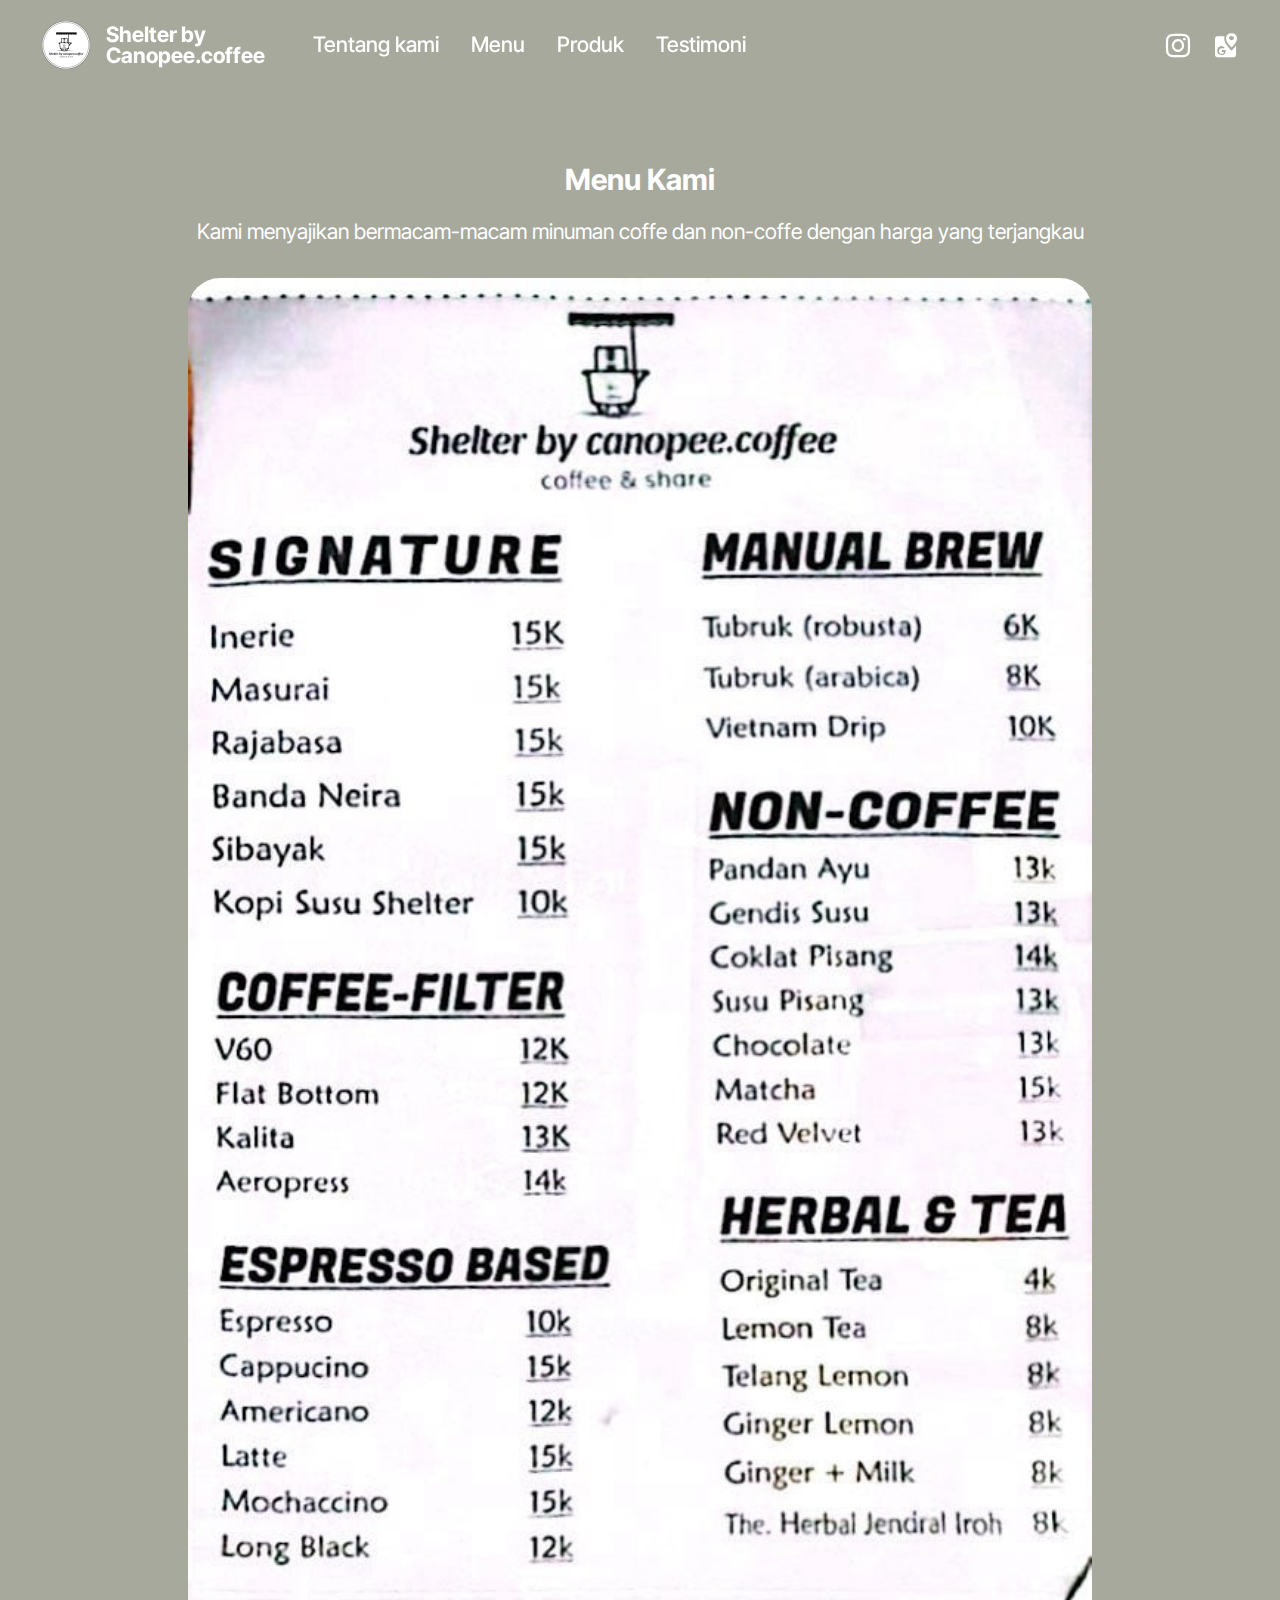
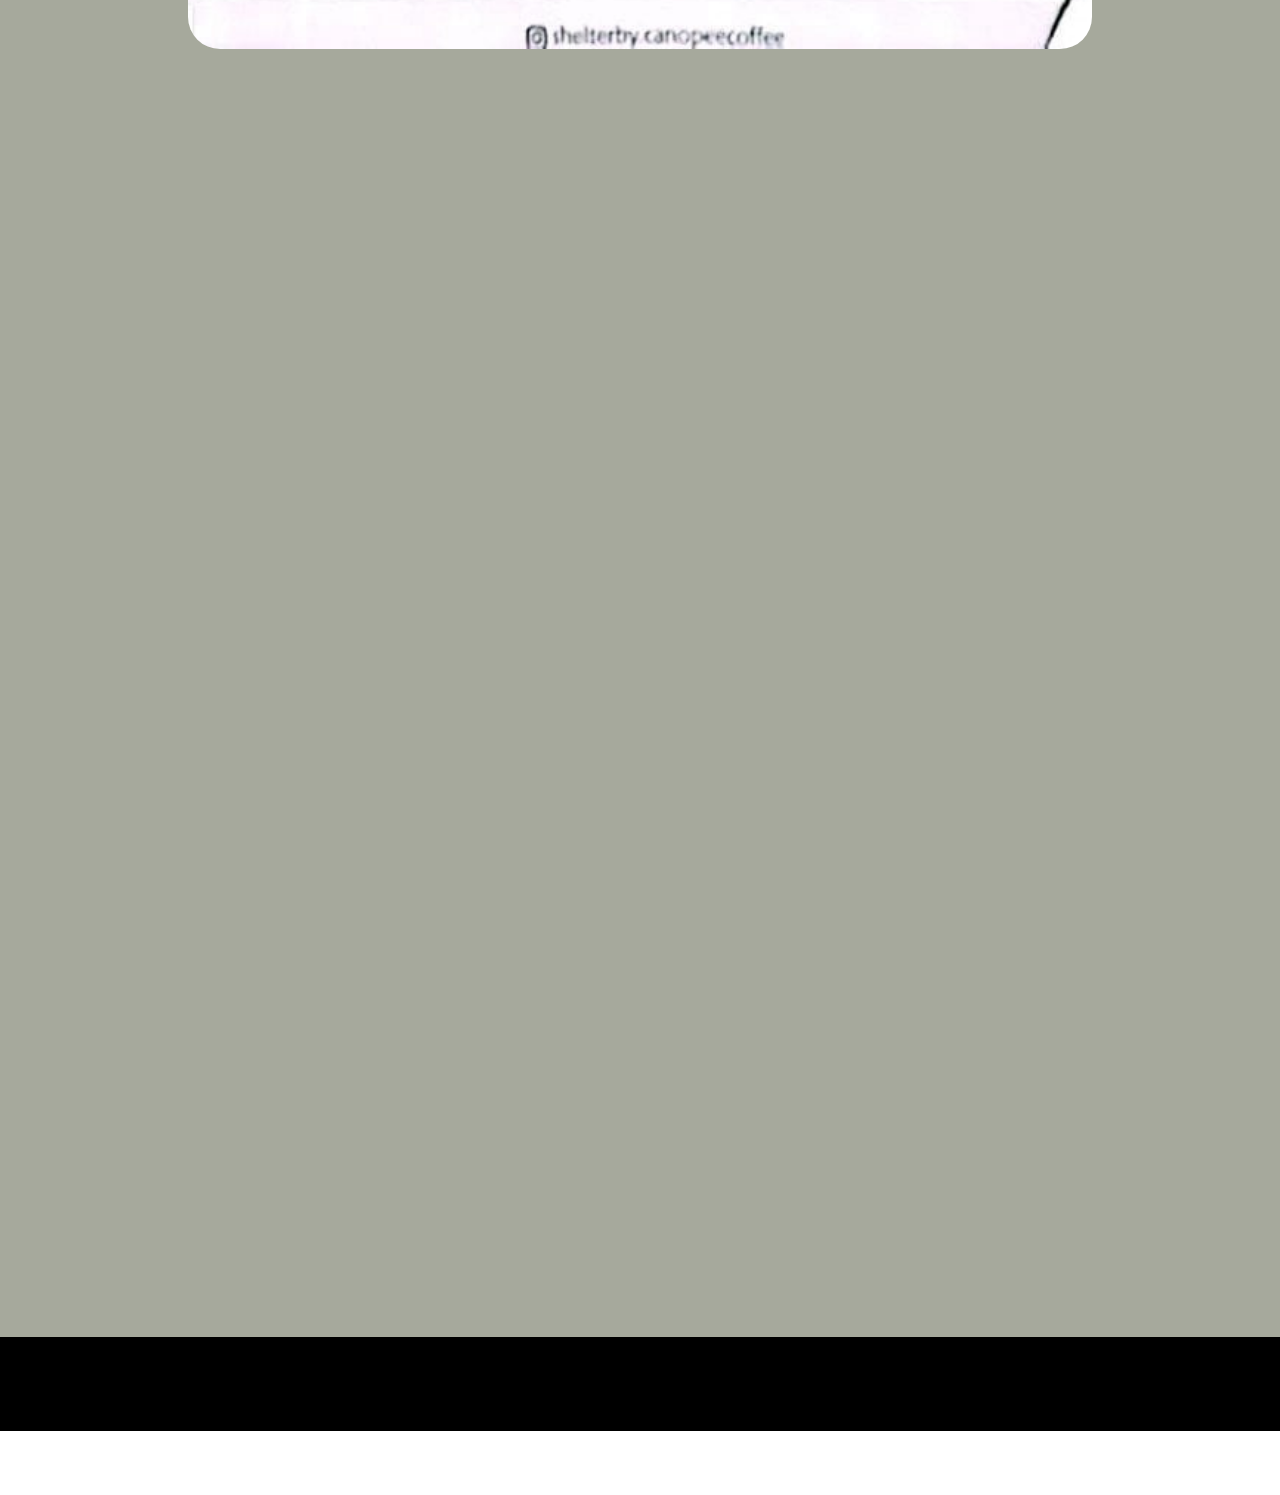
<file: page3.html>
<!DOCTYPE html>
<html  >
<head>
  <!-- Site made with Mobirise Website Builder v5.9.18, https://mobirise.com -->
  <meta charset="UTF-8">
  <meta http-equiv="X-UA-Compatible" content="IE=edge">
  <meta name="generator" content="Mobirise v5.9.18, mobirise.com">
  <meta name="viewport" content="width=device-width, initial-scale=1, minimum-scale=1">
  <link rel="shortcut icon" href="assets/images/logo-shelter-96x96.png" type="image/x-icon">
  <meta name="description" content="">
  
  
  <title>Menu</title>
  <link rel="stylesheet" href="assets/web/assets/mobirise-icons2/mobirise2.css">
  <link rel="stylesheet" href="assets/bootstrap/css/bootstrap.min.css">
  <link rel="stylesheet" href="assets/bootstrap/css/bootstrap-grid.min.css">
  <link rel="stylesheet" href="assets/bootstrap/css/bootstrap-reboot.min.css">
  <link rel="stylesheet" href="assets/animatecss/animate.css">
  <link rel="stylesheet" href="assets/dropdown/css/style.css">
  <link rel="stylesheet" href="assets/socicon/css/styles.css">
  <link rel="stylesheet" href="assets/theme/css/style.css">
  <link rel="preload" href="https://fonts.googleapis.com/css?family=Inter+Tight:100,200,300,400,500,600,700,800,900,100i,200i,300i,400i,500i,600i,700i,800i,900i&display=swap" as="style" onload="this.onload=null;this.rel='stylesheet'">
  <noscript><link rel="stylesheet" href="https://fonts.googleapis.com/css?family=Inter+Tight:100,200,300,400,500,600,700,800,900,100i,200i,300i,400i,500i,600i,700i,800i,900i&display=swap"></noscript>
  <link rel="preload" as="style" href="assets/mobirise/css/mbr-additional.css?v=GQXbVI"><link rel="stylesheet" href="assets/mobirise/css/mbr-additional.css?v=GQXbVI" type="text/css">

  
  
  
</head>
<body>
  
  <section data-bs-version="5.1" class="menu menu6 cid-ucdnP7GmtX" once="menu" id="menu06-1q">
	

	<nav class="navbar navbar-dropdown opacityScroll navbar-fixed-top navbar-expand-lg">
		<div class="container">
			<div class="navbar-brand">
				<span class="navbar-logo">
					<a href="index.html">
						<img src="assets/images/logo-shelter-96x96.png" alt="Mobirise Website Builder" style="height: 3rem;">
					</a>
				</span>
				<span class="navbar-caption-wrap"><a class="navbar-caption text-danger text-primary display-4" href="index.html">Shelter by<br>Canopee.coffee</a></span>
			</div>
			<button class="navbar-toggler" type="button" data-toggle="collapse" data-bs-toggle="collapse" data-target="#navbarSupportedContent" data-bs-target="#navbarSupportedContent" aria-controls="navbarNavAltMarkup" aria-expanded="false" aria-label="Toggle navigation">
				<div class="hamburger">
					<span></span>
					<span></span>
					<span></span>
					<span></span>
				</div>
			</button>
			<div class="collapse navbar-collapse opacityScroll" id="navbarSupportedContent">
				<ul class="navbar-nav nav-dropdown nav-right" data-app-modern-menu="true"><li class="nav-item">
						<a class="nav-link link text-danger text-primary display-4" href="page4.html">Tentang kami</a>
					</li>
					<li class="nav-item">
						<a class="nav-link link text-danger text-primary display-4" href="page3.html" aria-expanded="false">Menu</a>
					</li>
					<li class="nav-item">
						<a class="nav-link link text-danger text-primary display-4" href="page2.html">Produk</a>
					</li><li class="nav-item"><a class="nav-link link text-danger text-primary display-4" href="page1.html">Testimoni</a></li></ul>
				<div class="icons-menu">
					<a class="iconfont-wrapper" href="https://www.instagram.com/shelterby.canopeecoffee?utm_source=ig_web_button_share_sheet&igsh=ZDNlZDc0MzIxNw==" target="_blank">
						<span class="p-2 mbr-iconfont socicon-instagram socicon"></span>
					</a>
					<a class="iconfont-wrapper" href="https://maps.app.goo.gl/ttsD4pHnTXfWeZxu5" target="_blank">
						<span class="p-2 mbr-iconfont socicon-googlemaps socicon"></span>
					</a>
					
					
				</div>
				
			</div>
		</div>
	</nav>
</section>

<section data-bs-version="5.1" class="image3 cid-ueXgUZ3SS0" id="image03-23">
  

  
  

  <div class="container">
    <div class="row justify-content-center">
      <div class="col-12 col-lg-9">
        <h4 class="mbr-description mbr-fonts-style mb-3 align-center display-5">
          <strong>Menu Kami</strong></h4>
        <p class="mbr-description mbr-fonts-style mb-4 align-center display-7">
          Kami menyajikan bermacam-macam minuman coffe dan non-coffe dengan harga yang terjangkau</p>
        <div class="image-wrapper">
          <img class="w-100" src="assets/images/img-170-612x928.jpg" alt="Mobirise Website Builder">
        </div>
      </div>
    </div>
  </div>
</section>

<section data-bs-version="5.1" class="map1 cid-ueXgXNueIQ" id="map01-24">
	
	
	
	<div class="container">
		<div class="row justify-content-center">
			<div class="col-12 content-head">
				<div class="mbr-section-head mb-5">
					<h3 class="mbr-section-title mbr-fonts-style align-center mb-0 display-2"><strong>Lokasi Kami</strong></h3>
					
				</div>
			</div>
		</div>
		<div class="google-map"><iframe frameborder="0" style="border:0" src="https://www.google.com/maps/embed?pb=!1m14!1m8!1m3!1d15812.868133470709!2d110.3837368!3d-7.7667945!3m2!1i1024!2i768!4f13.1!3m3!1m2!1s0x2e7a59be797700d3%3A0x18d4c82a3f38fd1c!2sShelterby.canopeecoffee!5e0!3m2!1sid!2sid!4v1717742662938!5m2!1sid!2sid" allowfullscreen=""></iframe></div>
	</div>
</section>

<section data-bs-version="5.1" class="social05 cid-ueKf3fTrDc" id="social05-1w">
    

    

    <div class="container">
        <div class="row">
            <h3 class="mbr-section-title align-center mb-5 mbr-fonts-style display-2">
                <strong>Ikuti Kami</strong></h3>
            <div class="col-12">
                <div class="social-row">
                    <div class="soc-item">
                        <a href="https://www.instagram.com/shelterby.canopeecoffee/?utm_source=ig_web_button_share_sheet" target="_blank">
                            <span class="mbr-iconfont socicon-instagram socicon"></span>
                        </a>
                    </div>
                    
                    
                    
                    
                </div>
            </div>
        </div>
    </div>
</section>

<section data-bs-version="5.1" class="footer4 cid-ueKfexVeHU" once="footers" id="footer04-1y">

    

    

    <div class="container">
        <div class="media-container-row align-center mbr-white">
            <div class="col-12">
                <p class="mbr-text mb-0 mbr-fonts-style display-7">
                    © Copyright 2024 Endriansyah - All Rights Reserved
                </p>
            </div>
        </div>
    </div>
</section><section class="display-7" style="padding: 0;align-items: center;justify-content: center;flex-wrap: wrap;    align-content: center;display: flex;position: relative;height: 4rem;"><a href="https://mobiri.se/2800596" style="flex: 1 1;height: 4rem;position: absolute;width: 100%;z-index: 1;"><img alt="" style="height: 4rem;" src="[data-uri]"></a><p style="margin: 0;text-align: center;" class="display-7">&#8204;</p><a style="z-index:1" href="https://mobirise.com/html-builder.html">HTML Website Creator</a></section><script src="assets/bootstrap/js/bootstrap.bundle.min.js"></script>  <script src="assets/smoothscroll/smooth-scroll.js"></script>  <script src="assets/ytplayer/index.js"></script>  <script src="assets/dropdown/js/navbar-dropdown.js"></script>  <script src="assets/theme/js/script.js"></script>  
  
  
  <input name="animation" type="hidden">
  </body>
</html>
</file>
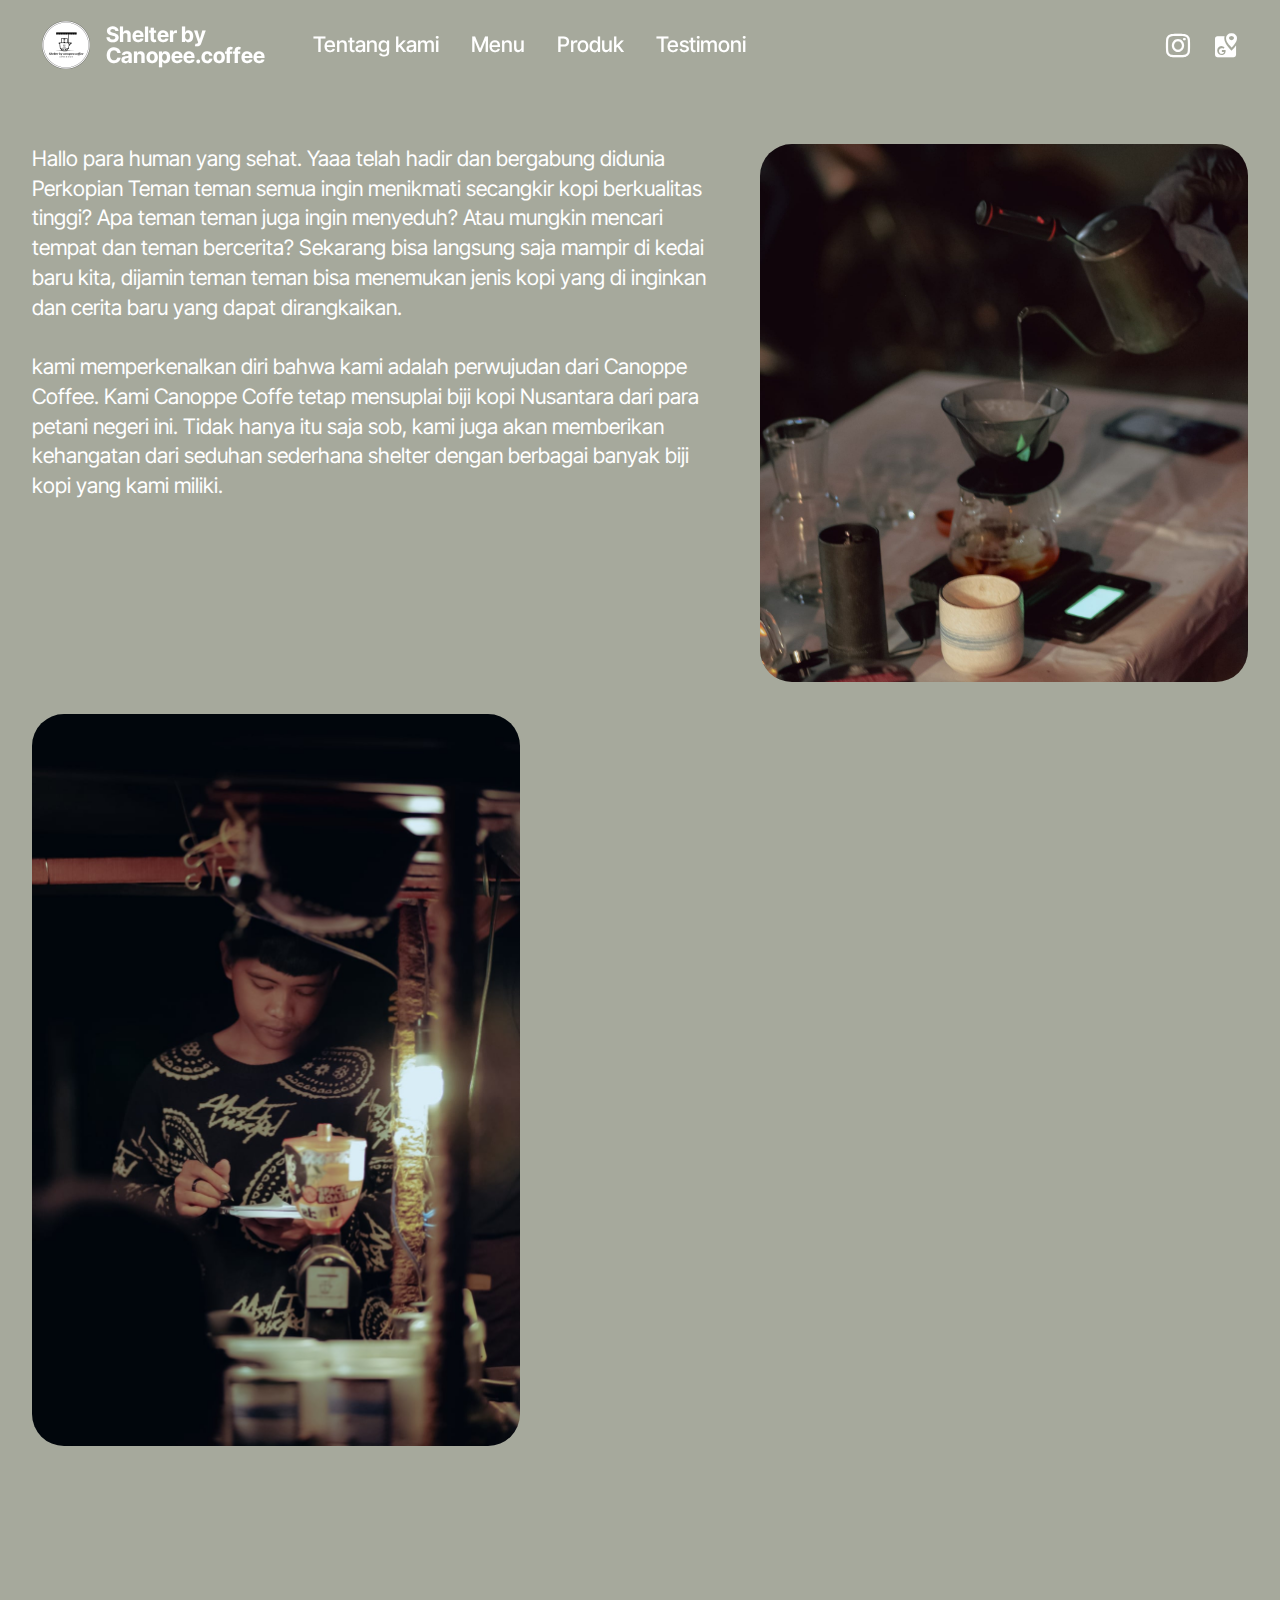
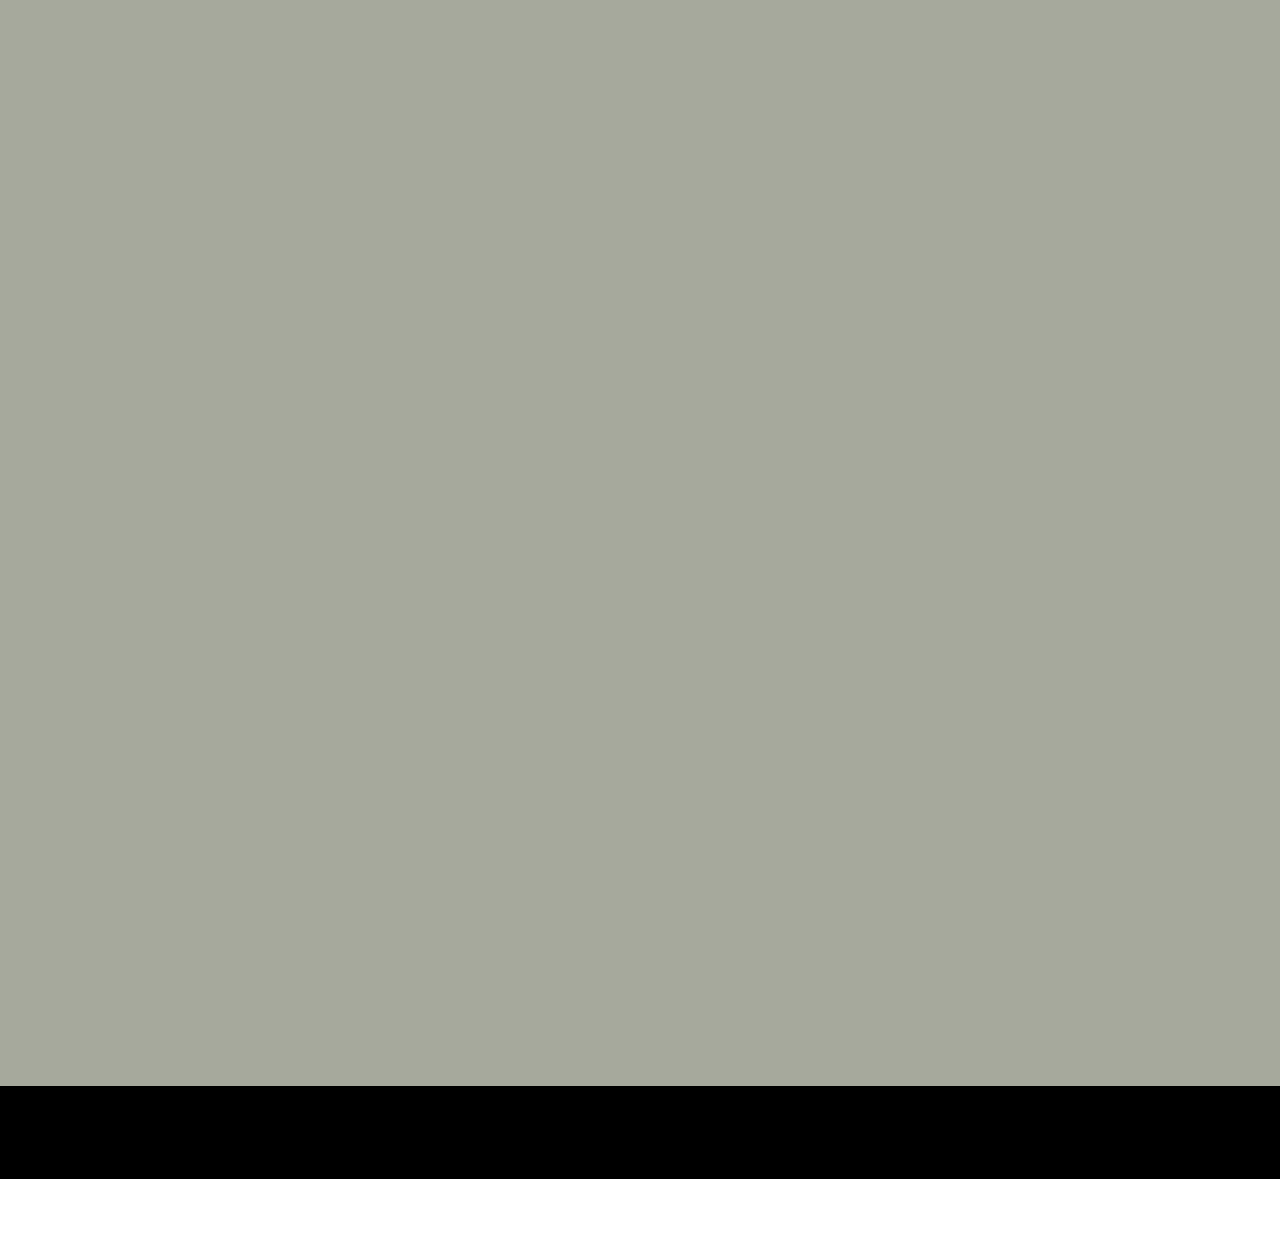
<file: page4.html>
<!DOCTYPE html>
<html  >
<head>
  <!-- Site made with Mobirise Website Builder v5.9.18, https://mobirise.com -->
  <meta charset="UTF-8">
  <meta http-equiv="X-UA-Compatible" content="IE=edge">
  <meta name="generator" content="Mobirise v5.9.18, mobirise.com">
  <meta name="viewport" content="width=device-width, initial-scale=1, minimum-scale=1">
  <link rel="shortcut icon" href="assets/images/logo-shelter-96x96.png" type="image/x-icon">
  <meta name="description" content="">
  
  
  <title>Tentang Kami</title>
  <link rel="stylesheet" href="assets/web/assets/mobirise-icons2/mobirise2.css">
  <link rel="stylesheet" href="assets/bootstrap/css/bootstrap.min.css">
  <link rel="stylesheet" href="assets/bootstrap/css/bootstrap-grid.min.css">
  <link rel="stylesheet" href="assets/bootstrap/css/bootstrap-reboot.min.css">
  <link rel="stylesheet" href="assets/animatecss/animate.css">
  <link rel="stylesheet" href="assets/dropdown/css/style.css">
  <link rel="stylesheet" href="assets/socicon/css/styles.css">
  <link rel="stylesheet" href="assets/theme/css/style.css">
  <link rel="preload" href="https://fonts.googleapis.com/css?family=Inter+Tight:100,200,300,400,500,600,700,800,900,100i,200i,300i,400i,500i,600i,700i,800i,900i&display=swap" as="style" onload="this.onload=null;this.rel='stylesheet'">
  <noscript><link rel="stylesheet" href="https://fonts.googleapis.com/css?family=Inter+Tight:100,200,300,400,500,600,700,800,900,100i,200i,300i,400i,500i,600i,700i,800i,900i&display=swap"></noscript>
  <link rel="preload" as="style" href="assets/mobirise/css/mbr-additional.css?v=FhYaUD"><link rel="stylesheet" href="assets/mobirise/css/mbr-additional.css?v=FhYaUD" type="text/css">

  
  
  
</head>
<body>
  
  <section data-bs-version="5.1" class="menu menu6 cid-ucdnP7GmtX" once="menu" id="menu06-1r">
	

	<nav class="navbar navbar-dropdown opacityScroll navbar-fixed-top navbar-expand-lg">
		<div class="container">
			<div class="navbar-brand">
				<span class="navbar-logo">
					<a href="index.html">
						<img src="assets/images/logo-shelter-96x96.png" alt="Mobirise Website Builder" style="height: 3rem;">
					</a>
				</span>
				<span class="navbar-caption-wrap"><a class="navbar-caption text-danger text-primary display-4" href="index.html">Shelter by<br>Canopee.coffee</a></span>
			</div>
			<button class="navbar-toggler" type="button" data-toggle="collapse" data-bs-toggle="collapse" data-target="#navbarSupportedContent" data-bs-target="#navbarSupportedContent" aria-controls="navbarNavAltMarkup" aria-expanded="false" aria-label="Toggle navigation">
				<div class="hamburger">
					<span></span>
					<span></span>
					<span></span>
					<span></span>
				</div>
			</button>
			<div class="collapse navbar-collapse opacityScroll" id="navbarSupportedContent">
				<ul class="navbar-nav nav-dropdown nav-right" data-app-modern-menu="true"><li class="nav-item">
						<a class="nav-link link text-danger text-primary display-4" href="page4.html">Tentang kami</a>
					</li>
					<li class="nav-item">
						<a class="nav-link link text-danger text-primary display-4" href="page3.html" aria-expanded="false">Menu</a>
					</li>
					<li class="nav-item">
						<a class="nav-link link text-danger text-primary display-4" href="page2.html">Produk</a>
					</li><li class="nav-item"><a class="nav-link link text-danger text-primary display-4" href="page1.html">Testimoni</a></li></ul>
				<div class="icons-menu">
					<a class="iconfont-wrapper" href="https://www.instagram.com/shelterby.canopeecoffee?utm_source=ig_web_button_share_sheet&igsh=ZDNlZDc0MzIxNw==" target="_blank">
						<span class="p-2 mbr-iconfont socicon-instagram socicon"></span>
					</a>
					<a class="iconfont-wrapper" href="https://maps.app.goo.gl/ttsD4pHnTXfWeZxu5" target="_blank">
						<span class="p-2 mbr-iconfont socicon-googlemaps socicon"></span>
					</a>
					
					
				</div>
				
			</div>
		</div>
	</nav>
</section>

<section data-bs-version="5.1" class="image05 cid-uceRD0nsFM" id="image05-1s">    
    
    
    
    <div class="container">
        <div class="row ">
            <div class="col-12 col-lg-5">
                <div class="image-wrapper mb-4">
                    <img class="w-100" src="assets/images/-dsf3038-1604x2626.jpeg" alt="Mobirise Website Builder">
                </div>
                
            </div>
            <div class="col-12 col-lg">
                <p class="mbr-side-description mbr-fonts-style mb-0 align-center display-7">Hallo para human yang sehat. Yaaa telah hadir dan bergabung didunia Perkopian Teman teman semua ingin menikmati secangkir kopi berkualitas tinggi? Apa teman teman juga ingin menyeduh? Atau mungkin mencari tempat dan teman bercerita? Sekarang bisa langsung saja mampir di kedai baru kita, dijamin teman teman bisa menemukan jenis kopi yang di inginkan dan cerita baru yang dapat dirangkaikan.<br><br>kami memperkenalkan diri bahwa kami adalah perwujudan dari Canoppe Coffee. Kami Canoppe Coffe tetap mensuplai biji kopi Nusantara dari para petani negeri ini.&nbsp;Tidak hanya itu saja sob, kami juga akan memberikan kehangatan dari seduhan sederhana shelter dengan berbagai banyak biji kopi yang kami miliki.<br></p>
            </div>
        </div>
    </div>
</section>

<section data-bs-version="5.1" class="start article2 cid-ueXfLw4D00" id="article02-21">
	

	
	

	<div class="container">
		<div class="row justify-content-center">
			<div class="col-12 col-md-12 col-lg-5 image-wrapper">
				<img class="w-100" src="assets/images/-dsf3040-978x1467.jpg" alt="Mobirise Website Builder">
			</div>
			<div class="col-12 col-md-12 col-lg">
				<div class="text-wrapper align-left">
					
					<p class="mbr-text align-left mbr-fonts-style mb-4 display-7">Terimakasih untuk sobat sobat yang telah mendukung dan menunggu kehadiran shelter kami, kami harap sobat semua tetap berbahagia seperti kami saat menyeduh kopi untuk kalian dan melakukan perwujudan yang baru. "Laris ya dagangannya" begitulah ujar mereka dan kami pun tersenyum bahagia.<br>
<br>Salam hangat dari kami, berteduhlah di SHELTER kami.<br></p>
					
				</div>
			</div>
		</div>
	</div>
</section>

<section data-bs-version="5.1" class="map1 cid-ueXgsJruC8" id="map01-22">
	
	
	
	<div class="container">
		<div class="row justify-content-center">
			<div class="col-12 content-head">
				<div class="mbr-section-head mb-5">
					<h3 class="mbr-section-title mbr-fonts-style align-center mb-0 display-2"><strong>Lokasi Kami</strong></h3>
					
				</div>
			</div>
		</div>
		<div class="google-map"><iframe frameborder="0" style="border:0" src="https://www.google.com/maps/embed?pb=!1m14!1m8!1m3!1d15812.868133470709!2d110.3837368!3d-7.7667945!3m2!1i1024!2i768!4f13.1!3m3!1m2!1s0x2e7a59be797700d3%3A0x18d4c82a3f38fd1c!2sShelterby.canopeecoffee!5e0!3m2!1sid!2sid!4v1717742662938!5m2!1sid!2sid" allowfullscreen=""></iframe></div>
	</div>
</section>

<section data-bs-version="5.1" class="social05 cid-ueKf3fTrDc" id="social05-1w">
    

    

    <div class="container">
        <div class="row">
            <h3 class="mbr-section-title align-center mb-5 mbr-fonts-style display-2">
                <strong>Ikuti Kami</strong></h3>
            <div class="col-12">
                <div class="social-row">
                    <div class="soc-item">
                        <a href="https://www.instagram.com/shelterby.canopeecoffee/?utm_source=ig_web_button_share_sheet" target="_blank">
                            <span class="mbr-iconfont socicon-instagram socicon"></span>
                        </a>
                    </div>
                    
                    
                    
                    
                </div>
            </div>
        </div>
    </div>
</section>

<section data-bs-version="5.1" class="footer4 cid-ueKfexVeHU" once="footers" id="footer04-1y">

    

    

    <div class="container">
        <div class="media-container-row align-center mbr-white">
            <div class="col-12">
                <p class="mbr-text mb-0 mbr-fonts-style display-7">
                    © Copyright 2024 Endriansyah - All Rights Reserved
                </p>
            </div>
        </div>
    </div>
</section><section class="display-7" style="padding: 0;align-items: center;justify-content: center;flex-wrap: wrap;    align-content: center;display: flex;position: relative;height: 4rem;"><a href="https://mobiri.se/2800596" style="flex: 1 1;height: 4rem;position: absolute;width: 100%;z-index: 1;"><img alt="" style="height: 4rem;" src="[data-uri]"></a><p style="margin: 0;text-align: center;" class="display-7">&#8204;</p><a style="z-index:1" href="https://mobirise.com/offline-website-builder.html">Offline Website Software</a></section><script src="assets/bootstrap/js/bootstrap.bundle.min.js"></script>  <script src="assets/smoothscroll/smooth-scroll.js"></script>  <script src="assets/ytplayer/index.js"></script>  <script src="assets/dropdown/js/navbar-dropdown.js"></script>  <script src="assets/theme/js/script.js"></script>  
  
  
  <input name="animation" type="hidden">
  </body>
</html>
</file>
<file: assets/web/assets/mobirise-icons2/mobirise2.css>
@font-face {
  font-family: 'Moririse2';
  font-display: swap;
  src:  url('mobirise2.eot?f2bix4');
  src:  url('mobirise2.eot?f2bix4#iefix') format('embedded-opentype'),
    url('mobirise2.ttf?f2bix4') format('truetype'),
    url('mobirise2.woff?f2bix4') format('woff'),
    url('mobirise2.svg?f2bix4#mobirise2') format('svg');
  font-weight: normal;
  font-style: normal;
}

[class^="mobi-"], [class*=" mobi-"] {
  /* use !important to prevent issues with browser extensions that change fonts */
  font-family: 'Moririse2' !important;
  speak: none;
  font-style: normal;
  font-weight: normal;
  font-variant: normal;
  text-transform: none;
  line-height: 1;

  /* Better Font Rendering =========== */
  -webkit-font-smoothing: antialiased;
  -moz-osx-font-smoothing: grayscale;
}

.mobi-mbri-add-submenu:before {
  content: "\e900";
}
.mobi-mbri-alert:before {
  content: "\e901";
}
.mobi-mbri-align-center:before {
  content: "\e902";
}
.mobi-mbri-align-justify:before {
  content: "\e903";
}
.mobi-mbri-align-left:before {
  content: "\e904";
}
.mobi-mbri-align-right:before {
  content: "\e905";
}
.mobi-mbri-android:before {
  content: "\e906";
}
.mobi-mbri-apple:before {
  content: "\e907";
}
.mobi-mbri-arrow-down:before {
  content: "\e908";
}
.mobi-mbri-arrow-next:before {
  content: "\e909";
}
.mobi-mbri-arrow-prev:before {
  content: "\e90a";
}
.mobi-mbri-arrow-up:before {
  content: "\e90b";
}
.mobi-mbri-bold:before {
  content: "\e90c";
}
.mobi-mbri-bookmark:before {
  content: "\e90d";
}
.mobi-mbri-bootstrap:before {
  content: "\e90e";
}
.mobi-mbri-briefcase:before {
  content: "\e90f";
}
.mobi-mbri-browse:before {
  content: "\e910";
}
.mobi-mbri-bulleted-list:before {
  content: "\e911";
}
.mobi-mbri-calendar:before {
  content: "\e912";
}
.mobi-mbri-camera:before {
  content: "\e913";
}
.mobi-mbri-cart-add:before {
  content: "\e914";
}
.mobi-mbri-cart-full:before {
  content: "\e915";
}
.mobi-mbri-cash:before {
  content: "\e916";
}
.mobi-mbri-change-style:before {
  content: "\e917";
}
.mobi-mbri-chat:before {
  content: "\e918";
}
.mobi-mbri-clock:before {
  content: "\e919";
}
.mobi-mbri-close:before {
  content: "\e91a";
}
.mobi-mbri-cloud:before {
  content: "\e91b";
}
.mobi-mbri-code:before {
  content: "\e91c";
}
.mobi-mbri-contact-form:before {
  content: "\e91d";
}
.mobi-mbri-credit-card:before {
  content: "\e91e";
}
.mobi-mbri-cursor-click:before {
  content: "\e91f";
}
.mobi-mbri-cust-feedback:before {
  content: "\e920";
}
.mobi-mbri-database:before {
  content: "\e921";
}
.mobi-mbri-delivery:before {
  content: "\e922";
}
.mobi-mbri-desktop:before {
  content: "\e923";
}
.mobi-mbri-devices:before {
  content: "\e924";
}
.mobi-mbri-down:before {
  content: "\e925";
}
.mobi-mbri-download-2:before {
  content: "\e926";
}
.mobi-mbri-download:before {
  content: "\e927";
}
.mobi-mbri-drag-n-drop-2:before {
  content: "\e928";
}
.mobi-mbri-drag-n-drop:before {
  content: "\e929";
}
.mobi-mbri-edit-2:before {
  content: "\e92a";
}
.mobi-mbri-edit:before {
  content: "\e92b";
}
.mobi-mbri-error:before {
  content: "\e92c";
}
.mobi-mbri-extension:before {
  content: "\e92d";
}
.mobi-mbri-features:before {
  content: "\e92e";
}
.mobi-mbri-file:before {
  content: "\e92f";
}
.mobi-mbri-flag:before {
  content: "\e930";
}
.mobi-mbri-folder:before {
  content: "\e931";
}
.mobi-mbri-gift:before {
  content: "\e932";
}
.mobi-mbri-github:before {
  content: "\e933";
}
.mobi-mbri-globe-2:before {
  content: "\e934";
}
.mobi-mbri-globe:before {
  content: "\e935";
}
.mobi-mbri-growing-chart:before {
  content: "\e936";
}
.mobi-mbri-hearth:before {
  content: "\e937";
}
.mobi-mbri-help:before {
  content: "\e938";
}
.mobi-mbri-home:before {
  content: "\e939";
}
.mobi-mbri-hot-cup:before {
  content: "\e93a";
}
.mobi-mbri-idea:before {
  content: "\e93b";
}
.mobi-mbri-image-gallery:before {
  content: "\e93c";
}
.mobi-mbri-image-slider:before {
  content: "\e93d";
}
.mobi-mbri-info:before {
  content: "\e93e";
}
.mobi-mbri-italic:before {
  content: "\e93f";
}
.mobi-mbri-key:before {
  content: "\e940";
}
.mobi-mbri-laptop:before {
  content: "\e941";
}
.mobi-mbri-layers:before {
  content: "\e942";
}
.mobi-mbri-left-right:before {
  content: "\e943";
}
.mobi-mbri-left:before {
  content: "\e944";
}
.mobi-mbri-letter:before {
  content: "\e945";
}
.mobi-mbri-like:before {
  content: "\e946";
}
.mobi-mbri-link:before {
  content: "\e947";
}
.mobi-mbri-lock:before {
  content: "\e948";
}
.mobi-mbri-login:before {
  content: "\e949";
}
.mobi-mbri-logout:before {
  content: "\e94a";
}
.mobi-mbri-magic-stick:before {
  content: "\e94b";
}
.mobi-mbri-map-pin:before {
  content: "\e94c";
}
.mobi-mbri-menu:before {
  content: "\e94d";
}
.mobi-mbri-mobile-2:before {
  content: "\e94e";
}
.mobi-mbri-mobile-horizontal:before {
  content: "\e94f";
}
.mobi-mbri-mobile:before {
  content: "\e950";
}
.mobi-mbri-mobirise:before {
  content: "\e951";
}
.mobi-mbri-more-horizontal:before {
  content: "\e952";
}
.mobi-mbri-more-vertical:before {
  content: "\e953";
}
.mobi-mbri-music:before {
  content: "\e954";
}
.mobi-mbri-new-file:before {
  content: "\e955";
}
.mobi-mbri-numbered-list:before {
  content: "\e956";
}
.mobi-mbri-opened-folder:before {
  content: "\e957";
}
.mobi-mbri-pages:before {
  content: "\e958";
}
.mobi-mbri-paper-plane:before {
  content: "\e959";
}
.mobi-mbri-paperclip:before {
  content: "\e95a";
}
.mobi-mbri-phone:before {
  content: "\e95b";
}
.mobi-mbri-photo:before {
  content: "\e95c";
}
.mobi-mbri-photos:before {
  content: "\e95d";
}
.mobi-mbri-pin:before {
  content: "\e95e";
}
.mobi-mbri-play:before {
  content: "\e95f";
}
.mobi-mbri-plus:before {
  content: "\e960";
}
.mobi-mbri-preview:before {
  content: "\e961";
}
.mobi-mbri-print:before {
  content: "\e962";
}
.mobi-mbri-protect:before {
  content: "\e963";
}
.mobi-mbri-question:before {
  content: "\e964";
}
.mobi-mbri-quote-left:before {
  content: "\e965";
}
.mobi-mbri-quote-right:before {
  content: "\e966";
}
.mobi-mbri-redo:before {
  content: "\e967";
}
.mobi-mbri-refresh:before {
  content: "\e968";
}
.mobi-mbri-responsive-2:before {
  content: "\e969";
}
.mobi-mbri-responsive:before {
  content: "\e96a";
}
.mobi-mbri-right:before {
  content: "\e96b";
}
.mobi-mbri-rocket:before {
  content: "\e96c";
}
.mobi-mbri-sad-face:before {
  content: "\e96d";
}
.mobi-mbri-sale:before {
  content: "\e96e";
}
.mobi-mbri-save:before {
  content: "\e96f";
}
.mobi-mbri-search:before {
  content: "\e970";
}
.mobi-mbri-setting-2:before {
  content: "\e971";
}
.mobi-mbri-setting-3:before {
  content: "\e972";
}
.mobi-mbri-setting:before {
  content: "\e973";
}
.mobi-mbri-share:before {
  content: "\e974";
}
.mobi-mbri-shopping-bag:before {
  content: "\e975";
}
.mobi-mbri-shopping-basket:before {
  content: "\e976";
}
.mobi-mbri-shopping-cart:before {
  content: "\e977";
}
.mobi-mbri-sites:before {
  content: "\e978";
}
.mobi-mbri-smile-face:before {
  content: "\e979";
}
.mobi-mbri-speed:before {
  content: "\e97a";
}
.mobi-mbri-star:before {
  content: "\e97b";
}
.mobi-mbri-success:before {
  content: "\e97c";
}
.mobi-mbri-sun:before {
  content: "\e97d";
}
.mobi-mbri-sun2:before {
  content: "\e97e";
}
.mobi-mbri-tablet-vertical:before {
  content: "\e97f";
}
.mobi-mbri-tablet:before {
  content: "\e980";
}
.mobi-mbri-target:before {
  content: "\e981";
}
.mobi-mbri-timer:before {
  content: "\e982";
}
.mobi-mbri-to-ftp:before {
  content: "\e983";
}
.mobi-mbri-to-local-drive:before {
  content: "\e984";
}
.mobi-mbri-touch-swipe:before {
  content: "\e985";
}
.mobi-mbri-touch:before {
  content: "\e986";
}
.mobi-mbri-trash:before {
  content: "\e987";
}
.mobi-mbri-underline:before {
  content: "\e988";
}
.mobi-mbri-undo:before {
  content: "\e989";
}
.mobi-mbri-unlink:before {
  content: "\e98a";
}
.mobi-mbri-unlock:before {
  content: "\e98b";
}
.mobi-mbri-up-down:before {
  content: "\e98c";
}
.mobi-mbri-up:before {
  content: "\e98d";
}
.mobi-mbri-update:before {
  content: "\e98e";
}
.mobi-mbri-upload-2:before {
  content: "\e98f";
}
.mobi-mbri-upload:before {
  content: "\e990";
}
.mobi-mbri-user-2:before {
  content: "\e991";
}
.mobi-mbri-user:before {
  content: "\e992";
}
.mobi-mbri-users:before {
  content: "\e993";
}
.mobi-mbri-video-play:before {
  content: "\e994";
}
.mobi-mbri-video:before {
  content: "\e995";
}
.mobi-mbri-watch:before {
  content: "\e996";
}
.mobi-mbri-website-theme-2:before {
  content: "\e997";
}
.mobi-mbri-website-theme:before {
  content: "\e998";
}
.mobi-mbri-wifi:before {
  content: "\e999";
}
.mobi-mbri-windows:before {
  content: "\e99a";
}
.mobi-mbri-zoom-in:before {
  content: "\e99b";
}
.mobi-mbri-zoom-out:before {
  content: "\e99c";
}
</file>
<file: assets/dropdown/css/style.css>
.navbar-dropdown {
  left: 0;
  padding: 0;
  position: absolute;
  right: 0;
  top: 0;
  transition: all 0.45s ease;
  z-index: 1030;
  background: #282828; }
  .navbar-dropdown .navbar-logo {
    margin-right: 0.8rem;
    transition: margin 0.3s ease-in-out;
    vertical-align: middle; }
    .navbar-dropdown .navbar-logo img {
      height: 3.125rem;
      transition: all 0.3s ease-in-out; }
    .navbar-dropdown .navbar-logo.mbr-iconfont {
      font-size: 3.125rem;
      line-height: 3.125rem; }
  .navbar-dropdown .navbar-caption {
    font-weight: 700;
    white-space: normal;
    vertical-align: -4px;
    line-height: 3.125rem !important; }
    .navbar-dropdown .navbar-caption, .navbar-dropdown .navbar-caption:hover {
      color: inherit;
      text-decoration: none; }
  .navbar-dropdown .mbr-iconfont + .navbar-caption {
    vertical-align: -1px; }
  .navbar-dropdown.navbar-fixed-top {
    position: fixed; }
  .navbar-dropdown .navbar-brand span {
    vertical-align: -4px; }
  .navbar-dropdown.bg-color.transparent {
    background: none; }
  .navbar-dropdown.navbar-short .navbar-brand {
    padding: 0.625rem 0; }
    .navbar-dropdown.navbar-short .navbar-brand span {
      vertical-align: -1px; }
  .navbar-dropdown.navbar-short .navbar-caption {
    line-height: 2.375rem !important;
    vertical-align: -2px; }
  .navbar-dropdown.navbar-short .navbar-logo {
    margin-right: 0.5rem; }
    .navbar-dropdown.navbar-short .navbar-logo img {
      height: 2.375rem; }
    .navbar-dropdown.navbar-short .navbar-logo.mbr-iconfont {
      font-size: 2.375rem;
      line-height: 2.375rem; }
  .navbar-dropdown.navbar-short .mbr-table-cell {
    height: 3.625rem; }
  .navbar-dropdown .navbar-close {
    left: 0.6875rem;
    position: fixed;
    top: 0.75rem;
    z-index: 1000; }
  .navbar-dropdown .hamburger-icon {
    content: "";
    display: inline-block;
    vertical-align: middle;
    width: 16px;
    -webkit-box-shadow: 0 -6px 0 1px #282828,0 0 0 1px #282828,0 6px 0 1px #282828;
    -moz-box-shadow: 0 -6px 0 1px #282828,0 0 0 1px #282828,0 6px 0 1px #282828;
    box-shadow: 0 -6px 0 1px #282828,0 0 0 1px #282828,0 6px 0 1px #282828; }

.dropdown-menu .dropdown-toggle[data-toggle="dropdown-submenu"]::after {
  border-bottom: 0.35em solid transparent;
  border-left: 0.35em solid;
  border-right: 0;
  border-top: 0.35em solid transparent;
  margin-left: 0.3rem; }

.dropdown-menu .dropdown-item:focus {
  outline: 0; }

.nav-dropdown {
  font-size: 0.75rem;
  font-weight: 500;
  height: auto !important; }
  .nav-dropdown .nav-btn {
    padding-left: 1rem; }
  .nav-dropdown .link {
    margin: .667em 1.667em;
    font-weight: 500;
    padding: 0;
    transition: color .2s ease-in-out; }
    .nav-dropdown .link.dropdown-toggle {
      margin-right: 2.583em; }
      .nav-dropdown .link.dropdown-toggle::after {
        margin-left: .25rem;
        border-top: 0.35em solid;
        border-right: 0.35em solid transparent;
        border-left: 0.35em solid transparent;
        border-bottom: 0; }
      .nav-dropdown .link.dropdown-toggle[aria-expanded="true"] {
        margin: 0;
        padding: 0.667em 3.263em  0.667em 1.667em; }
  .nav-dropdown .link::after,
  .nav-dropdown .dropdown-item::after {
    color: inherit; }
  .nav-dropdown .btn {
    font-size: 0.75rem;
    font-weight: 700;
    letter-spacing: 0;
    margin-bottom: 0;
    padding-left: 1.25rem;
    padding-right: 1.25rem; }
  .nav-dropdown .dropdown-menu {
    border-radius: 0;
    border: 0;
    left: 0;
    margin: 0;
    padding-bottom: 1.25rem;
    padding-top: 1.25rem;
    position: relative; }
  .nav-dropdown .dropdown-submenu {
    margin-left: 0.125rem;
    top: 0; }
  .nav-dropdown .dropdown-item {
    font-weight: 500;
    line-height: 2;
    padding: 0.3846em 4.615em 0.3846em 1.5385em;
    position: relative;
    transition: color .2s ease-in-out, background-color .2s ease-in-out; }
    .nav-dropdown .dropdown-item::after {
      margin-top: -0.3077em;
      position: absolute;
      right: 1.1538em;
      top: 50%; }
    .nav-dropdown .dropdown-item:focus, .nav-dropdown .dropdown-item:hover {
      background: none; }

@media (max-width: 767px) {
  .nav-dropdown.navbar-toggleable-sm {
    bottom: 0;
    display: none;
    left: 0;
    overflow-x: hidden;
    position: fixed;
    top: 0;
    transform: translateX(-100%);
    -ms-transform: translateX(-100%);
    -webkit-transform: translateX(-100%);
    width: 18.75rem;
    z-index: 999; } }
.nav-dropdown.navbar-toggleable-xl {
  bottom: 0;
  display: none;
  left: 0;
  overflow-x: hidden;
  position: fixed;
  top: 0;
  transform: translateX(-100%);
  -ms-transform: translateX(-100%);
  -webkit-transform: translateX(-100%);
  width: 18.75rem;
  z-index: 999; }

.nav-dropdown-sm {
  display: block !important;
  overflow-x: hidden;
  overflow: auto;
  padding-top: 3.875rem; }
  .nav-dropdown-sm::after {
    content: "";
    display: block;
    height: 3rem;
    width: 100%; }
  .nav-dropdown-sm.collapse.in ~ .navbar-close {
    display: block !important; }
  .nav-dropdown-sm.collapsing, .nav-dropdown-sm.collapse.in {
    transform: translateX(0);
    -ms-transform: translateX(0);
    -webkit-transform: translateX(0);
    transition: all 0.25s ease-out;
    -webkit-transition: all 0.25s ease-out;
    background: #282828; }
  .nav-dropdown-sm.collapsing[aria-expanded="false"] {
    transform: translateX(-100%);
    -ms-transform: translateX(-100%);
    -webkit-transform: translateX(-100%); }
  .nav-dropdown-sm .nav-item {
    display: block;
    margin-left: 0 !important;
    padding-left: 0; }
  .nav-dropdown-sm .link,
  .nav-dropdown-sm .dropdown-item {
    border-top: 1px dotted rgba(255, 255, 255, 0.1);
    font-size: 0.8125rem;
    line-height: 1.6;
    margin: 0 !important;
    padding: 0.875rem 2.4rem 0.875rem 1.5625rem !important;
    position: relative;
    white-space: normal; }
    .nav-dropdown-sm .link:focus, .nav-dropdown-sm .link:hover,
    .nav-dropdown-sm .dropdown-item:focus,
    .nav-dropdown-sm .dropdown-item:hover {
      background: rgba(0, 0, 0, 0.2) !important;
      color: #c0a375; }
  .nav-dropdown-sm .nav-btn {
    position: relative;
    padding: 1.5625rem 1.5625rem 0 1.5625rem; }
    .nav-dropdown-sm .nav-btn::before {
      border-top: 1px dotted rgba(255, 255, 255, 0.1);
      content: "";
      left: 0;
      position: absolute;
      top: 0;
      width: 100%; }
    .nav-dropdown-sm .nav-btn + .nav-btn {
      padding-top: 0.625rem; }
      .nav-dropdown-sm .nav-btn + .nav-btn::before {
        display: none; }
  .nav-dropdown-sm .btn {
    padding: 0.625rem 0; }
  .nav-dropdown-sm .dropdown-toggle[data-toggle="dropdown-submenu"]::after {
    margin-left: .25rem;
    border-top: 0.35em solid;
    border-right: 0.35em solid transparent;
    border-left: 0.35em solid transparent;
    border-bottom: 0; }
  .nav-dropdown-sm .dropdown-toggle[data-toggle="dropdown-submenu"][aria-expanded="true"]::after {
    border-top: 0;
    border-right: 0.35em solid transparent;
    border-left: 0.35em solid transparent;
    border-bottom: 0.35em solid; }
  .nav-dropdown-sm .dropdown-menu {
    margin: 0;
    padding: 0;
    position: relative;
    top: 0;
    left: 0;
    width: 100%;
    border: 0;
    float: none;
    border-radius: 0;
    background: none; }
  .nav-dropdown-sm .dropdown-submenu {
    left: 100%;
    margin-left: 0.125rem;
    margin-top: -1.25rem;
    top: 0; }

.navbar-toggleable-sm .nav-dropdown .dropdown-menu {
  position: absolute; }

.navbar-toggleable-sm .nav-dropdown .dropdown-submenu {
  left: 100%;
  margin-left: 0.125rem;
  margin-top: -1.25rem;
  top: 0; }

.navbar-toggleable-sm.opened .nav-dropdown .dropdown-menu {
  position: relative; }

.navbar-toggleable-sm.opened .nav-dropdown .dropdown-submenu {
  left: 0;
  margin-left: 00rem;
  margin-top: 0rem;
  top: 0; }

.is-builder .nav-dropdown.collapsing {
  transition: none !important; }
</file>
<file: assets/socicon/css/styles.css>
@charset "UTF-8";

@font-face {
  font-family: 'Socicon';
  src:  url('../fonts/socicon.eot');
  src:  url('../fonts/socicon.eot?#iefix') format('embedded-opentype'),
    url('../fonts/socicon.woff2') format('woff2'),
    url('../fonts/socicon.ttf') format('truetype'),
    url('../fonts/socicon.woff') format('woff'),
    url('../fonts/socicon.svg#socicon') format('svg');
  font-weight: normal;
  font-style: normal;
  font-display: swap;
}

[data-icon]:before {
  font-family: "socicon" !important;
  content: attr(data-icon);
  font-style: normal !important;
  font-weight: normal !important;
  font-variant: normal !important;
  text-transform: none !important;
  speak: none;
  line-height: 1;
  -webkit-font-smoothing: antialiased;
  -moz-osx-font-smoothing: grayscale;
}

[class^="socicon-"], [class*=" socicon-"] {
  /* use !important to prevent issues with browser extensions that change fonts */
  font-family: 'Socicon' !important;
  speak: none;
  font-style: normal;
  font-weight: normal;
  font-variant: normal;
  text-transform: none;
  line-height: 1;

  /* Better Font Rendering =========== */
  -webkit-font-smoothing: antialiased;
  -moz-osx-font-smoothing: grayscale;
}

.socicon-500px:before {
  content: "\e000";
}
.socicon-8tracks:before {
  content: "\e001";
}
.socicon-airbnb:before {
  content: "\e002";
}
.socicon-alliance:before {
  content: "\e003";
}
.socicon-amazon:before {
  content: "\e004";
}
.socicon-amplement:before {
  content: "\e005";
}
.socicon-android:before {
  content: "\e006";
}
.socicon-angellist:before {
  content: "\e007";
}
.socicon-apple:before {
  content: "\e008";
}
.socicon-appnet:before {
  content: "\e009";
}
.socicon-baidu:before {
  content: "\e00a";
}
.socicon-bandcamp:before {
  content: "\e00b";
}
.socicon-battlenet:before {
  content: "\e00c";
}
.socicon-mixer:before {
  content: "\e00d";
}
.socicon-bebee:before {
  content: "\e00e";
}
.socicon-bebo:before {
  content: "\e00f";
}
.socicon-behance:before {
  content: "\e010";
}
.socicon-blizzard:before {
  content: "\e011";
}
.socicon-blogger:before {
  content: "\e012";
}
.socicon-buffer:before {
  content: "\e013";
}
.socicon-chrome:before {
  content: "\e014";
}
.socicon-coderwall:before {
  content: "\e015";
}
.socicon-curse:before {
  content: "\e016";
}
.socicon-dailymotion:before {
  content: "\e017";
}
.socicon-deezer:before {
  content: "\e018";
}
.socicon-delicious:before {
  content: "\e019";
}
.socicon-deviantart:before {
  content: "\e01a";
}
.socicon-diablo:before {
  content: "\e01b";
}
.socicon-digg:before {
  content: "\e01c";
}
.socicon-discord:before {
  content: "\e01d";
}
.socicon-disqus:before {
  content: "\e01e";
}
.socicon-douban:before {
  content: "\e01f";
}
.socicon-draugiem:before {
  content: "\e020";
}
.socicon-dribbble:before {
  content: "\e021";
}
.socicon-drupal:before {
  content: "\e022";
}
.socicon-ebay:before {
  content: "\e023";
}
.socicon-ello:before {
  content: "\e024";
}
.socicon-endomodo:before {
  content: "\e025";
}
.socicon-envato:before {
  content: "\e026";
}
.socicon-etsy:before {
  content: "\e027";
}
.socicon-facebook:before {
  content: "\e028";
}
.socicon-feedburner:before {
  content: "\e029";
}
.socicon-filmweb:before {
  content: "\e02a";
}
.socicon-firefox:before {
  content: "\e02b";
}
.socicon-flattr:before {
  content: "\e02c";
}
.socicon-flickr:before {
  content: "\e02d";
}
.socicon-formulr:before {
  content: "\e02e";
}
.socicon-forrst:before {
  content: "\e02f";
}
.socicon-foursquare:before {
  content: "\e030";
}
.socicon-friendfeed:before {
  content: "\e031";
}
.socicon-github:before {
  content: "\e032";
}
.socicon-goodreads:before {
  content: "\e033";
}
.socicon-google:before {
  content: "\e034";
}
.socicon-googlescholar:before {
  content: "\e035";
}
.socicon-googlegroups:before {
  content: "\e036";
}
.socicon-googlephotos:before {
  content: "\e037";
}
.socicon-googleplus:before {
  content: "\e038";
}
.socicon-grooveshark:before {
  content: "\e039";
}
.socicon-hackerrank:before {
  content: "\e03a";
}
.socicon-hearthstone:before {
  content: "\e03b";
}
.socicon-hellocoton:before {
  content: "\e03c";
}
.socicon-heroes:before {
  content: "\e03d";
}
.socicon-smashcast:before {
  content: "\e03e";
}
.socicon-horde:before {
  content: "\e03f";
}
.socicon-houzz:before {
  content: "\e040";
}
.socicon-icq:before {
  content: "\e041";
}
.socicon-identica:before {
  content: "\e042";
}
.socicon-imdb:before {
  content: "\e043";
}
.socicon-instagram:before {
  content: "\e044";
}
.socicon-issuu:before {
  content: "\e045";
}
.socicon-istock:before {
  content: "\e046";
}
.socicon-itunes:before {
  content: "\e047";
}
.socicon-keybase:before {
  content: "\e048";
}
.socicon-lanyrd:before {
  content: "\e049";
}
.socicon-lastfm:before {
  content: "\e04a";
}
.socicon-line:before {
  content: "\e04b";
}
.socicon-linkedin:before {
  content: "\e04c";
}
.socicon-livejournal:before {
  content: "\e04d";
}
.socicon-lyft:before {
  content: "\e04e";
}
.socicon-macos:before {
  content: "\e04f";
}
.socicon-mail:before {
  content: "\e050";
}
.socicon-medium:before {
  content: "\e051";
}
.socicon-meetup:before {
  content: "\e052";
}
.socicon-mixcloud:before {
  content: "\e053";
}
.socicon-modelmayhem:before {
  content: "\e054";
}
.socicon-mumble:before {
  content: "\e055";
}
.socicon-myspace:before {
  content: "\e056";
}
.socicon-newsvine:before {
  content: "\e057";
}
.socicon-nintendo:before {
  content: "\e058";
}
.socicon-npm:before {
  content: "\e059";
}
.socicon-odnoklassniki:before {
  content: "\e05a";
}
.socicon-openid:before {
  content: "\e05b";
}
.socicon-opera:before {
  content: "\e05c";
}
.socicon-outlook:before {
  content: "\e05d";
}
.socicon-overwatch:before {
  content: "\e05e";
}
.socicon-patreon:before {
  content: "\e05f";
}
.socicon-paypal:before {
  content: "\e060";
}
.socicon-periscope:before {
  content: "\e061";
}
.socicon-persona:before {
  content: "\e062";
}
.socicon-pinterest:before {
  content: "\e063";
}
.socicon-play:before {
  content: "\e064";
}
.socicon-player:before {
  content: "\e065";
}
.socicon-playstation:before {
  content: "\e066";
}
.socicon-pocket:before {
  content: "\e067";
}
.socicon-qq:before {
  content: "\e068";
}
.socicon-quora:before {
  content: "\e069";
}
.socicon-raidcall:before {
  content: "\e06a";
}
.socicon-ravelry:before {
  content: "\e06b";
}
.socicon-reddit:before {
  content: "\e06c";
}
.socicon-renren:before {
  content: "\e06d";
}
.socicon-researchgate:before {
  content: "\e06e";
}
.socicon-residentadvisor:before {
  content: "\e06f";
}
.socicon-reverbnation:before {
  content: "\e070";
}
.socicon-rss:before {
  content: "\e071";
}
.socicon-sharethis:before {
  content: "\e072";
}
.socicon-skype:before {
  content: "\e073";
}
.socicon-slideshare:before {
  content: "\e074";
}
.socicon-smugmug:before {
  content: "\e075";
}
.socicon-snapchat:before {
  content: "\e076";
}
.socicon-songkick:before {
  content: "\e077";
}
.socicon-soundcloud:before {
  content: "\e078";
}
.socicon-spotify:before {
  content: "\e079";
}
.socicon-stackexchange:before {
  content: "\e07a";
}
.socicon-stackoverflow:before {
  content: "\e07b";
}
.socicon-starcraft:before {
  content: "\e07c";
}
.socicon-stayfriends:before {
  content: "\e07d";
}
.socicon-steam:before {
  content: "\e07e";
}
.socicon-storehouse:before {
  content: "\e07f";
}
.socicon-strava:before {
  content: "\e080";
}
.socicon-streamjar:before {
  content: "\e081";
}
.socicon-stumbleupon:before {
  content: "\e082";
}
.socicon-swarm:before {
  content: "\e083";
}
.socicon-teamspeak:before {
  content: "\e084";
}
.socicon-teamviewer:before {
  content: "\e085";
}
.socicon-technorati:before {
  content: "\e086";
}
.socicon-telegram:before {
  content: "\e087";
}
.socicon-tripadvisor:before {
  content: "\e088";
}
.socicon-tripit:before {
  content: "\e089";
}
.socicon-triplej:before {
  content: "\e08a";
}
.socicon-tumblr:before {
  content: "\e08b";
}
.socicon-twitch:before {
  content: "\e08c";
}
.socicon-twitter:before {
  content: "\e08d";
}
.socicon-uber:before {
  content: "\e08e";
}
.socicon-ventrilo:before {
  content: "\e08f";
}
.socicon-viadeo:before {
  content: "\e090";
}
.socicon-viber:before {
  content: "\e091";
}
.socicon-viewbug:before {
  content: "\e092";
}
.socicon-vimeo:before {
  content: "\e093";
}
.socicon-vine:before {
  content: "\e094";
}
.socicon-vkontakte:before {
  content: "\e095";
}
.socicon-warcraft:before {
  content: "\e096";
}
.socicon-wechat:before {
  content: "\e097";
}
.socicon-weibo:before {
  content: "\e098";
}
.socicon-whatsapp:before {
  content: "\e099";
}
.socicon-wikipedia:before {
  content: "\e09a";
}
.socicon-windows:before {
  content: "\e09b";
}
.socicon-wordpress:before {
  content: "\e09c";
}
.socicon-wykop:before {
  content: "\e09d";
}
.socicon-xbox:before {
  content: "\e09e";
}
.socicon-xing:before {
  content: "\e09f";
}
.socicon-yahoo:before {
  content: "\e0a0";
}
.socicon-yammer:before {
  content: "\e0a1";
}
.socicon-yandex:before {
  content: "\e0a2";
}
.socicon-yelp:before {
  content: "\e0a3";
}
.socicon-younow:before {
  content: "\e0a4";
}
.socicon-youtube:before {
  content: "\e0a5";
}
.socicon-zapier:before {
  content: "\e0a6";
}
.socicon-zerply:before {
  content: "\e0a7";
}
.socicon-zomato:before {
  content: "\e0a8";
}
.socicon-zynga:before {
  content: "\e0a9";
}
.socicon-spreadshirt:before {
  content: "\e901";
}
.socicon-gamejolt:before {
  content: "\e902";
}
.socicon-trello:before {
  content: "\e903";
}
.socicon-tunein:before {
  content: "\e904";
}
.socicon-bloglovin:before {
  content: "\e905";
}
.socicon-gamewisp:before {
  content: "\e906";
}
.socicon-messenger:before {
  content: "\e907";
}
.socicon-pandora:before {
  content: "\e908";
}
.socicon-augment:before {
  content: "\e909";
}
.socicon-bitbucket:before {
  content: "\e90a";
}
.socicon-fyuse:before {
  content: "\e90b";
}
.socicon-yt-gaming:before {
  content: "\e90c";
}
.socicon-sketchfab:before {
  content: "\e90d";
}
.socicon-mobcrush:before {
  content: "\e90e";
}
.socicon-microsoft:before {
  content: "\e90f";
}
.socicon-realtor:before {
  content: "\e910";
}
.socicon-tidal:before {
  content: "\e911";
}
.socicon-qobuz:before {
  content: "\e912";
}
.socicon-natgeo:before {
  content: "\e913";
}
.socicon-mastodon:before {
  content: "\e914";
}
.socicon-unsplash:before {
  content: "\e915";
}
.socicon-homeadvisor:before {
  content: "\e916";
}
.socicon-angieslist:before {
  content: "\e917";
}
.socicon-codepen:before {
  content: "\e918";
}
.socicon-slack:before {
  content: "\e919";
}
.socicon-openaigym:before {
  content: "\e91a";
}
.socicon-logmein:before {
  content: "\e91b";
}
.socicon-fiverr:before {
  content: "\e91c";
}
.socicon-gotomeeting:before {
  content: "\e91d";
}
.socicon-aliexpress:before {
  content: "\e91e";
}
.socicon-guru:before {
  content: "\e91f";
}
.socicon-appstore:before {
  content: "\e920";
}
.socicon-homes:before {
  content: "\e921";
}
.socicon-zoom:before {
  content: "\e922";
}
.socicon-alibaba:before {
  content: "\e923";
}
.socicon-craigslist:before {
  content: "\e924";
}
.socicon-wix:before {
  content: "\e925";
}
.socicon-redfin:before {
  content: "\e926";
}
.socicon-googlecalendar:before {
  content: "\e927";
}
.socicon-shopify:before {
  content: "\e928";
}
.socicon-freelancer:before {
  content: "\e929";
}
.socicon-seedrs:before {
  content: "\e92a";
}
.socicon-bing:before {
  content: "\e92b";
}
.socicon-doodle:before {
  content: "\e92c";
}
.socicon-bonanza:before {
  content: "\e92d";
}
.socicon-squarespace:before {
  content: "\e92e";
}
.socicon-toptal:before {
  content: "\e92f";
}
.socicon-gust:before {
  content: "\e930";
}
.socicon-ask:before {
  content: "\e931";
}
.socicon-trulia:before {
  content: "\e932";
}
.socicon-loomly:before {
  content: "\e933";
}
.socicon-ghost:before {
  content: "\e934";
}
.socicon-upwork:before {
  content: "\e935";
}
.socicon-fundable:before {
  content: "\e936";
}
.socicon-booking:before {
  content: "\e937";
}
.socicon-googlemaps:before {
  content: "\e938";
}
.socicon-zillow:before {
  content: "\e939";
}
.socicon-niconico:before {
  content: "\e93a";
}
.socicon-toneden:before {
  content: "\e93b";
}
.socicon-crunchbase:before {
  content: "\e93c";
}
.socicon-homefy:before {
  content: "\e93d";
}
.socicon-calendly:before {
  content: "\e93e";
}
.socicon-livemaster:before {
  content: "\e93f";
}
.socicon-udemy:before {
  content: "\e940";
}
.socicon-codered:before {
  content: "\e941";
}
.socicon-origin:before {
  content: "\e942";
}
.socicon-nextdoor:before {
  content: "\e943";
}
.socicon-portfolio:before {
  content: "\e944";
}
.socicon-instructables:before {
  content: "\e945";
}
.socicon-gitlab:before {
  content: "\e946";
}
.socicon-hackernews:before {
  content: "\e947";
}
.socicon-smashwords:before {
  content: "\e948";
}
.socicon-kobo:before {
  content: "\e949";
}
.socicon-bookbub:before {
  content: "\e94a";
}
.socicon-mailru:before {
  content: "\e94b";
}
.socicon-moddb:before {
  content: "\e94c";
}
.socicon-indiedb:before {
  content: "\e94d";
}
.socicon-traxsource:before {
  content: "\e94e";
}
.socicon-gamefor:before {
  content: "\e94f";
}
.socicon-pixiv:before {
  content: "\e950";
}
.socicon-myanimelist:before {
  content: "\e951";
}
.socicon-blackberry:before {
  content: "\e952";
}
.socicon-wickr:before {
  content: "\e953";
}
.socicon-spip:before {
  content: "\e954";
}
.socicon-napster:before {
  content: "\e955";
}
.socicon-beatport:before {
  content: "\e956";
}
.socicon-hackerone:before {
  content: "\e957";
}
.socicon-internet:before {
  content: "\e958";
}
.socicon-ubuntu:before {
  content: "\e959";
}
.socicon-artstation:before {
  content: "\e95a";
}
.socicon-invision:before {
  content: "\e95b";
}
.socicon-torial:before {
  content: "\e95c";
}
.socicon-collectorz:before {
  content: "\e95d";
}
.socicon-seenthis:before {
  content: "\e95e";
}
.socicon-googleplaymusic:before {
  content: "\e95f";
}
.socicon-debian:before {
  content: "\e960";
}
.socicon-filmfreeway:before {
  content: "\e961";
}
.socicon-gnome:before {
  content: "\e962";
}
.socicon-itchio:before {
  content: "\e963";
}
.socicon-jamendo:before {
  content: "\e964";
}
.socicon-mix:before {
  content: "\e965";
}
.socicon-sharepoint:before {
  content: "\e966";
}
.socicon-tinder:before {
  content: "\e967";
}
.socicon-windguru:before {
  content: "\e968";
}
.socicon-cdbaby:before {
  content: "\e969";
}
.socicon-elementaryos:before {
  content: "\e96a";
}
.socicon-stage32:before {
  content: "\e96b";
}
.socicon-tiktok:before {
  content: "\e96c";
}
.socicon-gitter:before {
  content: "\e96d";
}
.socicon-letterboxd:before {
  content: "\e96e";
}
.socicon-threema:before {
  content: "\e96f";
}
.socicon-splice:before {
  content: "\e970";
}
.socicon-metapop:before {
  content: "\e971";
}
.socicon-naver:before {
  content: "\e972";
}
.socicon-remote:before {
  content: "\e973";
}
.socicon-flipboard:before {
  content: "\e974";
}
.socicon-googlehangouts:before {
  content: "\e975";
}
.socicon-dlive:before {
  content: "\e976";
}
.socicon-vsco:before {
  content: "\e977";
}
.socicon-stitcher:before {
  content: "\e978";
}
.socicon-avvo:before {
  content: "\e979";
}
.socicon-redbubble:before {
  content: "\e97a";
}
.socicon-society6:before {
  content: "\e97b";
}
.socicon-zazzle:before {
  content: "\e97c";
}
.socicon-eitaa:before {
  content: "\e97d";
}
.socicon-soroush:before {
  content: "\e97e";
}
.socicon-bale:before {
  content: "\e97f";
}
</file>
<file: assets/theme/css/style.css>
@charset "UTF-8";
section {
  background-color: #ffffff;
}

body {
  font-style: normal;
  line-height: 1.5;
  font-weight: 400;
  color: #232323;
  position: relative;
}

button {
  background-color: transparent;
  border-color: transparent;
}

.embla__button,
.carousel-control {
  background-color: #edefea !important;
  opacity: 0.8 !important;
  color: #464845 !important;
  border-color: #edefea !important;
}

.carousel .close,
.modalWindow .close {
  background-color: #edefea !important;
  color: #464845 !important;
  border-color: #edefea !important;
  opacity: 0.8 !important;
}

.carousel .close:hover,
.modalWindow .close:hover {
  opacity: 1 !important;
}

.carousel-indicators li {
  background-color: #edefea !important;
  border: 2px solid #464845 !important;
}

.carousel-indicators li:hover,
.carousel-indicators li:active {
  opacity: 0.8 !important;
}

.embla__button:hover,
.carousel-control:hover {
  background-color: #edefea !important;
  opacity: 1 !important;
}

.modalWindow-video-container {
  height: 80%;
}

section,
.container,
.container-fluid {
  position: relative;
  word-wrap: break-word;
}

a.mbr-iconfont:hover {
  text-decoration: none;
}

.article .lead p,
.article .lead ul,
.article .lead ol,
.article .lead pre,
.article .lead blockquote {
  margin-bottom: 0;
}

a {
  font-style: normal;
  font-weight: 400;
  cursor: pointer;
}
a, a:hover {
  text-decoration: none;
}

.mbr-section-title {
  font-style: normal;
  line-height: 1.3;
}

.mbr-section-subtitle {
  line-height: 1.3;
}

.mbr-text {
  font-style: normal;
  line-height: 1.7;
}

h1,
h2,
h3,
h4,
h5,
h6,
.display-1,
.display-2,
.display-4,
.display-5,
.display-7,
span,
p,
a {
  line-height: 1;
  word-break: break-word;
  word-wrap: break-word;
  font-weight: 400;
}

b,
strong {
  font-weight: bold;
}

input:-webkit-autofill, input:-webkit-autofill:hover, input:-webkit-autofill:focus, input:-webkit-autofill:active {
  transition-delay: 9999s;
  -webkit-transition-property: background-color, color;
  transition-property: background-color, color;
}

textarea[type=hidden] {
  display: none;
}

section {
  background-position: 50% 50%;
  background-repeat: no-repeat;
  background-size: cover;
}
section .mbr-background-video,
section .mbr-background-video-preview {
  position: absolute;
  bottom: 0;
  left: 0;
  right: 0;
  top: 0;
}

.hidden {
  visibility: hidden;
}

.mbr-z-index20 {
  z-index: 20;
}

/*! Base colors */
.mbr-white {
  color: #ffffff;
}

.mbr-black {
  color: #111111;
}

.mbr-bg-white {
  background-color: #ffffff;
}

.mbr-bg-black {
  background-color: #000000;
}

/*! Text-aligns */
.align-left {
  text-align: left;
}

.align-center {
  text-align: center;
}

.align-right {
  text-align: right;
}

/*! Font-weight  */
.mbr-light {
  font-weight: 300;
}

.mbr-regular {
  font-weight: 400;
}

.mbr-semibold {
  font-weight: 500;
}

.mbr-bold {
  font-weight: 700;
}

/*! Media  */
.media-content {
  flex-basis: 100%;
}

.media-container-row {
  display: flex;
  flex-direction: row;
  flex-wrap: wrap;
  justify-content: center;
  align-content: center;
  align-items: start;
}
.media-container-row .media-size-item {
  width: 400px;
}

.media-container-column {
  display: flex;
  flex-direction: column;
  flex-wrap: wrap;
  justify-content: center;
  align-content: center;
  align-items: stretch;
}
.media-container-column > * {
  width: 100%;
}

@media (min-width: 992px) {
  .media-container-row {
    flex-wrap: nowrap;
  }
}
figure {
  margin-bottom: 0;
  overflow: hidden;
}

figure[mbr-media-size] {
  transition: width 0.1s;
}

img,
iframe {
  display: block;
  width: 100%;
}

.card {
  background-color: transparent;
  border: none;
}

.card-box {
  width: 100%;
}

.card-img {
  text-align: center;
  flex-shrink: 0;
  -webkit-flex-shrink: 0;
}

.media {
  max-width: 100%;
  margin: 0 auto;
}

.mbr-figure {
  align-self: center;
}

.media-container > div {
  max-width: 100%;
}

.mbr-figure img,
.card-img img {
  width: 100%;
}

@media (max-width: 991px) {
  .media-size-item {
    width: auto !important;
  }
  .media {
    width: auto;
  }
  .mbr-figure {
    width: 100% !important;
  }
}
/*! Buttons */
.mbr-section-btn {
  margin-left: -0.6rem;
  margin-right: -0.6rem;
  font-size: 0;
}

.btn {
  font-weight: 600;
  border-width: 1px;
  font-style: normal;
  margin: 0.6rem 0.6rem;
  white-space: normal;
  transition: all 0.2s ease-in-out;
  display: inline-flex;
  align-items: center;
  justify-content: center;
  word-break: break-word;
}

.btn-sm {
  font-weight: 600;
  letter-spacing: 0px;
  transition: all 0.3s ease-in-out;
}

.btn-md {
  font-weight: 600;
  letter-spacing: 0px;
  transition: all 0.3s ease-in-out;
}

.btn-lg {
  font-weight: 600;
  letter-spacing: 0px;
  transition: all 0.3s ease-in-out;
}

.btn-form {
  margin: 0;
}
.btn-form:hover {
  cursor: pointer;
}

nav .mbr-section-btn {
  margin-left: 0rem;
  margin-right: 0rem;
}

/*! Btn icon margin */
.btn .mbr-iconfont,
.btn.btn-sm .mbr-iconfont {
  order: 1;
  cursor: pointer;
  margin-left: 0.5rem;
  vertical-align: sub;
}

.btn.btn-md .mbr-iconfont,
.btn.btn-md .mbr-iconfont {
  margin-left: 0.8rem;
}

.mbr-regular {
  font-weight: 400;
}

.mbr-semibold {
  font-weight: 500;
}

.mbr-bold {
  font-weight: 700;
}

[type=submit] {
  -webkit-appearance: none;
}

/*! Full-screen */
.mbr-fullscreen .mbr-overlay {
  min-height: 100vh;
}

.mbr-fullscreen {
  display: flex;
  display: -moz-flex;
  display: -ms-flex;
  display: -o-flex;
  align-items: center;
  min-height: 100vh;
  padding-top: 3rem;
  padding-bottom: 3rem;
}

/*! Map */
.map {
  height: 25rem;
  position: relative;
}
.map iframe {
  width: 100%;
  height: 100%;
}

/*! Scroll to top arrow */
.mbr-arrow-up {
  bottom: 25px;
  right: 90px;
  position: fixed;
  text-align: right;
  z-index: 5000;
  color: #ffffff;
  font-size: 22px;
}

.mbr-arrow-up a {
  background: rgba(0, 0, 0, 0.2);
  border-radius: 50%;
  color: #fff;
  display: inline-block;
  height: 60px;
  width: 60px;
  border: 2px solid #fff;
  outline-style: none !important;
  position: relative;
  text-decoration: none;
  transition: all 0.3s ease-in-out;
  cursor: pointer;
  text-align: center;
}
.mbr-arrow-up a:hover {
  background-color: rgba(0, 0, 0, 0.4);
}
.mbr-arrow-up a i {
  line-height: 60px;
}

.mbr-arrow-up-icon {
  display: block;
  color: #fff;
}

.mbr-arrow-up-icon::before {
  content: "›";
  display: inline-block;
  font-family: serif;
  font-size: 22px;
  line-height: 1;
  font-style: normal;
  position: relative;
  top: 6px;
  left: -4px;
  transform: rotate(-90deg);
}

/*! Arrow Down */
.mbr-arrow {
  position: absolute;
  bottom: 45px;
  left: 50%;
  width: 60px;
  height: 60px;
  cursor: pointer;
  background-color: rgba(80, 80, 80, 0.5);
  border-radius: 50%;
  transform: translateX(-50%);
}
@media (max-width: 767px) {
  .mbr-arrow {
    display: none;
  }
}
.mbr-arrow > a {
  display: inline-block;
  text-decoration: none;
  outline-style: none;
  animation: arrowdown 1.7s ease-in-out infinite;
  color: #ffffff;
}
.mbr-arrow > a > i {
  position: absolute;
  top: -2px;
  left: 15px;
  font-size: 2rem;
}

#scrollToTop a i::before {
  content: "";
  position: absolute;
  display: block;
  border-bottom: 2.5px solid #fff;
  border-left: 2.5px solid #fff;
  width: 27.8%;
  height: 27.8%;
  left: 50%;
  top: 51%;
  transform: translateY(-30%) translateX(-50%) rotate(135deg);
}

@keyframes arrowdown {
  0% {
    transform: translateY(0px);
  }
  50% {
    transform: translateY(-5px);
  }
  100% {
    transform: translateY(0px);
  }
}
@media (max-width: 500px) {
  .mbr-arrow-up {
    left: 0;
    right: 0;
    text-align: center;
  }
}
/*Gradients animation*/
@keyframes gradient-animation {
  from {
    background-position: 0% 100%;
    animation-timing-function: ease-in-out;
  }
  to {
    background-position: 100% 0%;
    animation-timing-function: ease-in-out;
  }
}
.bg-gradient {
  background-size: 200% 200%;
  animation: gradient-animation 5s infinite alternate;
  -webkit-animation: gradient-animation 5s infinite alternate;
}

.menu .navbar-brand {
  display: -webkit-flex;
}
.menu .navbar-brand span {
  display: flex;
  display: -webkit-flex;
}
.menu .navbar-brand .navbar-caption-wrap {
  display: -webkit-flex;
}
.menu .navbar-brand .navbar-logo img {
  display: -webkit-flex;
  width: auto;
}
@media (min-width: 768px) and (max-width: 991px) {
  .menu .navbar-toggleable-sm .navbar-nav {
    display: -ms-flexbox;
  }
}
@media (max-width: 991px) {
  .menu .navbar-collapse {
    max-height: 93.5vh;
  }
  .menu .navbar-collapse.show {
    overflow: auto;
  }
}
@media (min-width: 992px) {
  .menu .navbar-nav.nav-dropdown {
    display: -webkit-flex;
  }
  .menu .navbar-toggleable-sm .navbar-collapse {
    display: -webkit-flex !important;
  }
  .menu .collapsed .navbar-collapse {
    max-height: 93.5vh;
  }
  .menu .collapsed .navbar-collapse.show {
    overflow: auto;
  }
}
@media (max-width: 767px) {
  .menu .navbar-collapse {
    max-height: 80vh;
  }
}

.nav-link .mbr-iconfont {
  margin-right: 0.5rem;
}

.navbar {
  display: -webkit-flex;
  -webkit-flex-wrap: wrap;
  -webkit-align-items: center;
  -webkit-justify-content: space-between;
}

.navbar-collapse {
  -webkit-flex-basis: 100%;
  -webkit-flex-grow: 1;
  -webkit-align-items: center;
}

.nav-dropdown .link {
  padding: 0.667em 1.667em !important;
  margin: 0 !important;
}

.nav {
  display: -webkit-flex;
  -webkit-flex-wrap: wrap;
}

.row {
  display: -webkit-flex;
  -webkit-flex-wrap: wrap;
}

.justify-content-center {
  -webkit-justify-content: center;
}

.form-inline {
  display: -webkit-flex;
}

.card-wrapper {
  -webkit-flex: 1;
}

.carousel-control {
  z-index: 10;
  display: -webkit-flex;
}

.carousel-controls {
  display: -webkit-flex;
}

.media {
  display: -webkit-flex;
}

.form-group:focus {
  outline: none;
}

.jq-selectbox__select {
  padding: 7px 0;
  position: relative;
}

.jq-selectbox__dropdown {
  overflow: hidden;
  border-radius: 10px;
  position: absolute;
  top: 100%;
  left: 0 !important;
  width: 100% !important;
}

.jq-selectbox__trigger-arrow {
  right: 0;
  transform: translateY(-50%);
}

.jq-selectbox li {
  padding: 1.07em 0.5em;
}

input[type=range] {
  padding-left: 0 !important;
  padding-right: 0 !important;
}

.modal-dialog,
.modal-content {
  height: 100%;
}

.modal-dialog .carousel-inner {
  height: calc(100vh - 1.75rem);
}
@media (max-width: 575px) {
  .modal-dialog .carousel-inner {
    height: calc(100vh - 1rem);
  }
}

.carousel-item {
  text-align: center;
}

.carousel-item img {
  margin: auto;
}

.navbar-toggler {
  align-self: flex-start;
  padding: 0.25rem 0.75rem;
  font-size: 1.25rem;
  line-height: 1;
  background: transparent;
  border: 1px solid transparent;
  border-radius: 0.25rem;
}

.navbar-toggler:focus,
.navbar-toggler:hover {
  text-decoration: none;
  box-shadow: none;
}

.navbar-toggler-icon {
  display: inline-block;
  width: 1.5em;
  height: 1.5em;
  vertical-align: middle;
  content: "";
  background: no-repeat center center;
  background-size: 100% 100%;
}

.navbar-toggler-left {
  position: absolute;
  left: 1rem;
}

.navbar-toggler-right {
  position: absolute;
  right: 1rem;
}

.card-img {
  width: auto;
}

.menu .navbar.collapsed:not(.beta-menu) {
  flex-direction: column;
}

.carousel-item.active,
.carousel-item-next,
.carousel-item-prev {
  display: flex;
}

.note-air-layout .dropup .dropdown-menu,
.note-air-layout .navbar-fixed-bottom .dropdown .dropdown-menu {
  bottom: initial !important;
}

html,
body {
  height: auto;
  min-height: 100vh;
}

.dropup .dropdown-toggle::after {
  display: none;
}

.form-asterisk {
  font-family: initial;
  position: absolute;
  top: -2px;
  font-weight: normal;
}

.form-control-label {
  position: relative;
  cursor: pointer;
  margin-bottom: 0.357em;
  padding: 0;
}

.alert {
  color: #ffffff;
  border-radius: 0;
  border: 0;
  font-size: 1.1rem;
  line-height: 1.5;
  margin-bottom: 1.875rem;
  padding: 1.25rem;
  position: relative;
  text-align: center;
}
.alert.alert-form::after {
  background-color: inherit;
  bottom: -7px;
  content: "";
  display: block;
  height: 14px;
  left: 50%;
  margin-left: -7px;
  position: absolute;
  transform: rotate(45deg);
  width: 14px;
}

.form-control {
  background-color: #ffffff;
  background-clip: border-box;
  color: #232323;
  line-height: 1rem !important;
  height: auto;
  padding: 1.2rem 2rem;
  transition: border-color 0.25s ease 0s;
  border: 1px solid transparent !important;
  border-radius: 4px;
  box-shadow: rgba(0, 0, 0, 0.07) 0px 1px 1px 0px, rgba(0, 0, 0, 0.07) 0px 1px 3px 0px, rgba(0, 0, 0, 0.03) 0px 0px 0px 1px;
}
.form-active .form-control:invalid {
  border-color: red;
}

.row > * {
  padding-right: 1rem;
  padding-left: 1rem;
}

form .row {
  margin-left: -0.6rem;
  margin-right: -0.6rem;
}
form .row [class*=col] {
  padding-left: 0.6rem;
  padding-right: 0.6rem;
}

form .mbr-section-btn {
  padding-left: 0.6rem;
  padding-right: 0.6rem;
}

form .form-check-input {
  margin-top: 0.5;
}

textarea.form-control {
  line-height: 1.5rem !important;
}

.form-group {
  margin-bottom: 1.2rem;
}

.form-control,
form .btn {
  min-height: 48px;
}

.gdpr-block label span.textGDPR input[name=gdpr] {
  top: 7px;
}

.form-control:focus {
  box-shadow: none;
}

:focus {
  outline: none;
}

.mbr-overlay {
  background-color: #000;
  bottom: 0;
  left: 0;
  opacity: 0.5;
  position: absolute;
  right: 0;
  top: 0;
  z-index: 0;
  pointer-events: none;
}

blockquote {
  font-style: italic;
  padding: 3rem;
  font-size: 1.09rem;
  position: relative;
  border-left: 3px solid;
}

ul,
ol,
pre,
blockquote {
  margin-bottom: 2.3125rem;
}

.mt-4 {
  margin-top: 2rem !important;
}

.mb-4 {
  margin-bottom: 2rem !important;
}

.container,
.container-fluid {
  padding-left: 16px;
  padding-right: 16px;
}

.row {
  margin-left: -16px;
  margin-right: -16px;
}
.row > [class*=col] {
  padding-left: 16px;
  padding-right: 16px;
}

@media (min-width: 992px) {
  .container-fluid {
    padding-left: 32px;
    padding-right: 32px;
  }
}
@media (max-width: 991px) {
  .mbr-container {
    padding-left: 16px;
    padding-right: 16px;
  }
}
.app-video-wrapper > img {
  opacity: 1;
}

.app-video-wrapper {
  background: transparent;
}

.item {
  position: relative;
}

.dropdown-menu .dropdown-menu {
  left: 100%;
}

.dropdown-item + .dropdown-menu {
  display: none;
}

.dropdown-item:hover + .dropdown-menu,
.dropdown-menu:hover {
  display: block;
}

@media (min-aspect-ratio: 16/9) {
  .mbr-video-foreground {
    height: 300% !important;
    top: -100% !important;
  }
}
@media (max-aspect-ratio: 16/9) {
  .mbr-video-foreground {
    width: 300% !important;
    left: -100% !important;
  }
}.engine {
	position: absolute;
	text-indent: -2400px;
	text-align: center;
	padding: 0;
	top: 0;
	left: -2400px;
}
</file>
<file: assets/mobirise/css/mbr-additional.css>
.btn {
  border-width: 2px;
}
img,
.card-wrap,
.card-wrapper,
.video-wrapper,
.mbr-figure iframe,
.google-map iframe,
.slide-content,
.plan,
.card,
.item-wrapper {
  border-radius: 2rem !important;
}
.video-wrapper {
  overflow: hidden;
}
body {
  font-family: Inter Tight;
}
.display-1 {
  font-family: 'Inter Tight', sans-serif;
  font-size: 5rem;
  line-height: 1;
}
.display-1 > .mbr-iconfont {
  font-size: 6.25rem;
}
.display-2 {
  font-family: 'Inter Tight', sans-serif;
  font-size: 4rem;
  line-height: 1;
}
.display-2 > .mbr-iconfont {
  font-size: 5rem;
}
.display-4 {
  font-family: 'Inter Tight', sans-serif;
  font-size: 1.4rem;
  line-height: 1.5;
}
.display-4 > .mbr-iconfont {
  font-size: 1.75rem;
}
.display-5 {
  font-family: 'Inter Tight', sans-serif;
  font-size: 2rem;
  line-height: 1.5;
}
.display-5 > .mbr-iconfont {
  font-size: 2.5rem;
}
.display-7 {
  font-family: 'Inter Tight', sans-serif;
  font-size: 1.4rem;
  line-height: 1.3;
}
.display-7 > .mbr-iconfont {
  font-size: 1.75rem;
}
/* ---- Fluid typography for mobile devices ---- */
/* 1.4 - font scale ratio ( bootstrap == 1.42857 ) */
/* 100vw - current viewport width */
/* (48 - 20)  48 == 48rem == 768px, 20 == 20rem == 320px(minimal supported viewport) */
/* 0.65 - min scale variable, may vary */
@media (max-width: 992px) {
  .display-1 {
    font-size: 4rem;
  }
}
@media (max-width: 768px) {
  .display-1 {
    font-size: 3.5rem;
    font-size: calc( 2.4rem + (5 - 2.4) * ((100vw - 20rem) / (48 - 20)));
    line-height: calc( 1.1 * (2.4rem + (5 - 2.4) * ((100vw - 20rem) / (48 - 20))));
  }
  .display-2 {
    font-size: 3.2rem;
    font-size: calc( 2.05rem + (4 - 2.05) * ((100vw - 20rem) / (48 - 20)));
    line-height: calc( 1.3 * (2.05rem + (4 - 2.05) * ((100vw - 20rem) / (48 - 20))));
  }
  .display-4 {
    font-size: 1.12rem;
    font-size: calc( 1.14rem + (1.4 - 1.14) * ((100vw - 20rem) / (48 - 20)));
    line-height: calc( 1.4 * (1.14rem + (1.4 - 1.14) * ((100vw - 20rem) / (48 - 20))));
  }
  .display-5 {
    font-size: 1.6rem;
    font-size: calc( 1.35rem + (2 - 1.35) * ((100vw - 20rem) / (48 - 20)));
    line-height: calc( 1.4 * (1.35rem + (2 - 1.35) * ((100vw - 20rem) / (48 - 20))));
  }
  .display-7 {
    font-size: 1.12rem;
    font-size: calc( 1.14rem + (1.4 - 1.14) * ((100vw - 20rem) / (48 - 20)));
    line-height: calc( 1.4 * (1.14rem + (1.4 - 1.14) * ((100vw - 20rem) / (48 - 20))));
  }
}
@media (min-width: 992px) and (max-width: 1400px) {
  .display-1 {
    font-size: 3.5rem;
    font-size: calc( 2.4rem + (5 - 2.4) * ((100vw - 62rem) / (87 - 62)));
    line-height: calc( 1.1 * (2.4rem + (5 - 2.4) * ((100vw - 62rem) / (87 - 62))));
  }
  .display-2 {
    font-size: 3.2rem;
    font-size: calc( 2.05rem + (4 - 2.05) * ((100vw - 62rem) / (87 - 62)));
    line-height: calc( 1.3 * (2.05rem + (4 - 2.05) * ((100vw - 62rem) / (87 - 62))));
  }
  .display-4 {
    font-size: 1.12rem;
    font-size: calc( 1.14rem + (1.4 - 1.14) * ((100vw - 62rem) / (87 - 62)));
    line-height: calc( 1.4 * (1.14rem + (1.4 - 1.14) * ((100vw - 62rem) / (87 - 62))));
  }
  .display-5 {
    font-size: 1.6rem;
    font-size: calc( 1.35rem + (2 - 1.35) * ((100vw - 62rem) / (87 - 62)));
    line-height: calc( 1.4 * (1.35rem + (2 - 1.35) * ((100vw - 62rem) / (87 - 62))));
  }
  .display-7 {
    font-size: 1.12rem;
    font-size: calc( 1.14rem + (1.4 - 1.14) * ((100vw - 62rem) / (87 - 62)));
    line-height: calc( 1.4 * (1.14rem + (1.4 - 1.14) * ((100vw - 62rem) / (87 - 62))));
  }
}
/* Buttons */
.btn {
  padding: 1.25rem 2rem;
  border-radius: 4px;
}
@media (max-width: 767px) {
  .btn {
    padding: 0.75rem 1.5rem;
  }
}
.btn-sm {
  padding: 0.6rem 1.2rem;
  border-radius: 4px;
}
.btn-md {
  padding: 0.6rem 1.2rem;
  border-radius: 4px;
}
.btn-lg {
  padding: 1.25rem 2rem;
  border-radius: 4px;
}
.bg-primary {
  background-color: #2b7a69 !important;
}
.bg-success {
  background-color: #3a341c !important;
}
.bg-info {
  background-color: #320707 !important;
}
.bg-warning {
  background-color: #a0e2e1 !important;
}
.bg-danger {
  background-color: #ffffff !important;
}
.btn-primary,
.btn-primary:active {
  background-color: #2b7a69 !important;
  border-color: #2b7a69 !important;
  color: #ffffff !important;
  box-shadow: none;
}
.btn-primary:hover,
.btn-primary:focus,
.btn-primary.focus,
.btn-primary.active {
  color: inherit;
  background-color: #38a089 !important;
  border-color: #38a089 !important;
  box-shadow: none;
}
.btn-primary.disabled,
.btn-primary:disabled {
  color: #ffffff !important;
  background-color: #38a089 !important;
  border-color: #38a089 !important;
}
.btn-secondary,
.btn-secondary:active {
  background-color: #ffd7ef !important;
  border-color: #ffd7ef !important;
  color: #d70081 !important;
  box-shadow: none;
}
.btn-secondary:hover,
.btn-secondary:focus,
.btn-secondary.focus,
.btn-secondary.active {
  color: inherit;
  background-color: #ffffff !important;
  border-color: #ffffff !important;
  box-shadow: none;
}
.btn-secondary.disabled,
.btn-secondary:disabled {
  color: #d70081 !important;
  background-color: #ffffff !important;
  border-color: #ffffff !important;
}
.btn-info,
.btn-info:active {
  background-color: #320707 !important;
  border-color: #320707 !important;
  color: #ffffff !important;
  box-shadow: none;
}
.btn-info:hover,
.btn-info:focus,
.btn-info.focus,
.btn-info.active {
  color: inherit;
  background-color: #5f0d0d !important;
  border-color: #5f0d0d !important;
  box-shadow: none;
}
.btn-info.disabled,
.btn-info:disabled {
  color: #ffffff !important;
  background-color: #5f0d0d !important;
  border-color: #5f0d0d !important;
}
.btn-success,
.btn-success:active {
  background-color: #3a341c !important;
  border-color: #3a341c !important;
  color: #ffffff !important;
  box-shadow: none;
}
.btn-success:hover,
.btn-success:focus,
.btn-success.focus,
.btn-success.active {
  color: inherit;
  background-color: #5c532d !important;
  border-color: #5c532d !important;
  box-shadow: none;
}
.btn-success.disabled,
.btn-success:disabled {
  color: #ffffff !important;
  background-color: #5c532d !important;
  border-color: #5c532d !important;
}
.btn-warning,
.btn-warning:active {
  background-color: #a0e2e1 !important;
  border-color: #a0e2e1 !important;
  color: #1f6463 !important;
  box-shadow: none;
}
.btn-warning:hover,
.btn-warning:focus,
.btn-warning.focus,
.btn-warning.active {
  color: inherit;
  background-color: #c7eeed !important;
  border-color: #c7eeed !important;
  box-shadow: none;
}
.btn-warning.disabled,
.btn-warning:disabled {
  color: #1f6463 !important;
  background-color: #c7eeed !important;
  border-color: #c7eeed !important;
}
.btn-danger,
.btn-danger:active {
  background-color: #ffffff !important;
  border-color: #ffffff !important;
  color: #808080 !important;
  box-shadow: none;
}
.btn-danger:hover,
.btn-danger:focus,
.btn-danger.focus,
.btn-danger.active {
  color: inherit;
  background-color: #ffffff !important;
  border-color: #ffffff !important;
  box-shadow: none;
}
.btn-danger.disabled,
.btn-danger:disabled {
  color: #808080 !important;
  background-color: #ffffff !important;
  border-color: #ffffff !important;
}
.btn-white,
.btn-white:active {
  background-color: #eff0ec !important;
  border-color: #eff0ec !important;
  color: #757b62 !important;
  box-shadow: none;
}
.btn-white:hover,
.btn-white:focus,
.btn-white.focus,
.btn-white.active {
  color: inherit;
  background-color: #ffffff !important;
  border-color: #ffffff !important;
  box-shadow: none;
}
.btn-white.disabled,
.btn-white:disabled {
  color: #757b62 !important;
  background-color: #ffffff !important;
  border-color: #ffffff !important;
}
.btn-black,
.btn-black:active {
  background-color: #232323 !important;
  border-color: #232323 !important;
  color: #ffffff !important;
  box-shadow: none;
}
.btn-black:hover,
.btn-black:focus,
.btn-black.focus,
.btn-black.active {
  color: inherit;
  background-color: #3d3d3d !important;
  border-color: #3d3d3d !important;
  box-shadow: none;
}
.btn-black.disabled,
.btn-black:disabled {
  color: #ffffff !important;
  background-color: #3d3d3d !important;
  border-color: #3d3d3d !important;
}
.btn-primary-outline,
.btn-primary-outline:active {
  background-color: transparent !important;
  border-color: #2b7a69;
  color: #2b7a69;
}
.btn-primary-outline:hover,
.btn-primary-outline:focus,
.btn-primary-outline.focus,
.btn-primary-outline.active {
  color: #143a32 !important;
  background-color: transparent !important;
  border-color: #143a32 !important;
  box-shadow: none !important;
}
.btn-primary-outline.disabled,
.btn-primary-outline:disabled {
  color: #ffffff !important;
  background-color: #2b7a69 !important;
  border-color: #2b7a69 !important;
}
.btn-secondary-outline,
.btn-secondary-outline:active {
  background-color: transparent !important;
  border-color: #ffd7ef;
  color: #ffd7ef;
}
.btn-secondary-outline:hover,
.btn-secondary-outline:focus,
.btn-secondary-outline.focus,
.btn-secondary-outline.active {
  color: #ff80cc !important;
  background-color: transparent !important;
  border-color: #ff80cc !important;
  box-shadow: none !important;
}
.btn-secondary-outline.disabled,
.btn-secondary-outline:disabled {
  color: #d70081 !important;
  background-color: #ffd7ef !important;
  border-color: #ffd7ef !important;
}
.btn-info-outline,
.btn-info-outline:active {
  background-color: transparent !important;
  border-color: #320707;
  color: #320707;
}
.btn-info-outline:hover,
.btn-info-outline:focus,
.btn-info-outline.focus,
.btn-info-outline.active {
  color: #000000 !important;
  background-color: transparent !important;
  border-color: #000000 !important;
  box-shadow: none !important;
}
.btn-info-outline.disabled,
.btn-info-outline:disabled {
  color: #ffffff !important;
  background-color: #320707 !important;
  border-color: #320707 !important;
}
.btn-success-outline,
.btn-success-outline:active {
  background-color: transparent !important;
  border-color: #3a341c;
  color: #3a341c;
}
.btn-success-outline:hover,
.btn-success-outline:focus,
.btn-success-outline.focus,
.btn-success-outline.active {
  color: #000000 !important;
  background-color: transparent !important;
  border-color: #000000 !important;
  box-shadow: none !important;
}
.btn-success-outline.disabled,
.btn-success-outline:disabled {
  color: #ffffff !important;
  background-color: #3a341c !important;
  border-color: #3a341c !important;
}
.btn-warning-outline,
.btn-warning-outline:active {
  background-color: transparent !important;
  border-color: #a0e2e1;
  color: #a0e2e1;
}
.btn-warning-outline:hover,
.btn-warning-outline:focus,
.btn-warning-outline.focus,
.btn-warning-outline.active {
  color: #5ececc !important;
  background-color: transparent !important;
  border-color: #5ececc !important;
  box-shadow: none !important;
}
.btn-warning-outline.disabled,
.btn-warning-outline:disabled {
  color: #1f6463 !important;
  background-color: #a0e2e1 !important;
  border-color: #a0e2e1 !important;
}
.btn-danger-outline,
.btn-danger-outline:active {
  background-color: transparent !important;
  border-color: #ffffff;
  color: #ffffff;
}
.btn-danger-outline:hover,
.btn-danger-outline:focus,
.btn-danger-outline.focus,
.btn-danger-outline.active {
  color: #d4d4d4 !important;
  background-color: transparent !important;
  border-color: #d4d4d4 !important;
  box-shadow: none !important;
}
.btn-danger-outline.disabled,
.btn-danger-outline:disabled {
  color: #808080 !important;
  background-color: #ffffff !important;
  border-color: #ffffff !important;
}
.btn-black-outline,
.btn-black-outline:active {
  background-color: transparent !important;
  border-color: #232323;
  color: #232323;
}
.btn-black-outline:hover,
.btn-black-outline:focus,
.btn-black-outline.focus,
.btn-black-outline.active {
  color: #000000 !important;
  background-color: transparent !important;
  border-color: #000000 !important;
  box-shadow: none !important;
}
.btn-black-outline.disabled,
.btn-black-outline:disabled {
  color: #ffffff !important;
  background-color: #232323 !important;
  border-color: #232323 !important;
}
.btn-white-outline,
.btn-white-outline:active {
  background-color: transparent !important;
  border-color: #fafafa;
  color: #fafafa;
}
.btn-white-outline:hover,
.btn-white-outline:focus,
.btn-white-outline.focus,
.btn-white-outline.active {
  color: #cfcfcf !important;
  background-color: transparent !important;
  border-color: #cfcfcf !important;
  box-shadow: none !important;
}
.btn-white-outline.disabled,
.btn-white-outline:disabled {
  color: #7a7a7a !important;
  background-color: #fafafa !important;
  border-color: #fafafa !important;
}
.text-primary {
  color: #2b7a69 !important;
}
.text-secondary {
  color: #ffd7ef !important;
}
.text-success {
  color: #3a341c !important;
}
.text-info {
  color: #320707 !important;
}
.text-warning {
  color: #a0e2e1 !important;
}
.text-danger {
  color: #ffffff !important;
}
.text-white {
  color: #fafafa !important;
}
.text-black {
  color: #232323 !important;
}
a.text-primary:hover,
a.text-primary:focus,
a.text-primary.active {
  color: #102f28 !important;
}
a.text-secondary:hover,
a.text-secondary:focus,
a.text-secondary.active {
  color: #ff71c6 !important;
}
a.text-success:hover,
a.text-success:focus,
a.text-success.active {
  color: #000000 !important;
}
a.text-info:hover,
a.text-info:focus,
a.text-info.active {
  color: #000000 !important;
}
a.text-warning:hover,
a.text-warning:focus,
a.text-warning.active {
  color: #52cac8 !important;
}
a.text-danger:hover,
a.text-danger:focus,
a.text-danger.active {
  color: #cccccc !important;
}
a.text-white:hover,
a.text-white:focus,
a.text-white.active {
  color: #c7c7c7 !important;
}
a.text-black:hover,
a.text-black:focus,
a.text-black.active {
  color: #000000 !important;
}
a[class*="text-"]:not(.nav-link):not(.dropdown-item):not([role]):not(.navbar-caption) {
  transition: 0.2s;
  position: relative;
  background-image: linear-gradient(currentColor 50%, currentColor 50%);
  background-size: 10000px 2px;
  background-repeat: no-repeat;
  background-position: 0 1.2em;
}
.nav-tabs .nav-link.active {
  color: #2b7a69;
}
.nav-tabs .nav-link:not(.active) {
  color: #232323;
}
.alert-success {
  background-color: #70c770;
}
.alert-info {
  background-color: #320707;
}
.alert-warning {
  background-color: #a0e2e1;
}
.alert-danger {
  background-color: #ffffff;
}
.mbr-section-btn .btn:not(.btn-form) {
  border-radius: 100px;
}
.mbr-gallery-filter li a {
  border-radius: 100px !important;
}
.mbr-gallery-filter li.active .btn {
  background-color: #2b7a69;
  border-color: #2b7a69;
  color: #ffffff;
}
.mbr-gallery-filter li.active .btn:focus {
  box-shadow: none;
}
.nav-tabs .nav-link {
  border-radius: 100px !important;
}
a,
a:hover {
  color: #2b7a69;
}
.mbr-plan-header.bg-primary .mbr-plan-subtitle,
.mbr-plan-header.bg-primary .mbr-plan-price-desc {
  color: #5ec6b0;
}
.mbr-plan-header.bg-success .mbr-plan-subtitle,
.mbr-plan-header.bg-success .mbr-plan-price-desc {
  color: #c0b27c;
}
.mbr-plan-header.bg-info .mbr-plan-subtitle,
.mbr-plan-header.bg-info .mbr-plan-price-desc {
  color: #f3abab;
}
.mbr-plan-header.bg-warning .mbr-plan-subtitle,
.mbr-plan-header.bg-warning .mbr-plan-price-desc {
  color: #ffffff;
}
.mbr-plan-header.bg-danger .mbr-plan-subtitle,
.mbr-plan-header.bg-danger .mbr-plan-price-desc {
  color: #ffffff;
}
/* Scroll to top button*/
.scrollToTop_wraper {
  display: none;
}
.form-control {
  font-family: 'Inter Tight', sans-serif;
  font-size: 1.4rem;
  line-height: 1.3;
  font-weight: 400;
  border-radius: 40px !important;
}
.form-control > .mbr-iconfont {
  font-size: 1.75rem;
}
.form-control:hover,
.form-control:focus {
  box-shadow: rgba(0, 0, 0, 0.07) 0px 1px 1px 0px, rgba(0, 0, 0, 0.07) 0px 1px 3px 0px, rgba(0, 0, 0, 0.03) 0px 0px 0px 1px;
  border-color: #2b7a69 !important;
}
.form-control:-webkit-input-placeholder {
  font-family: 'Inter Tight', sans-serif;
  font-size: 1.4rem;
  line-height: 1.3;
  font-weight: 400;
}
.form-control:-webkit-input-placeholder > .mbr-iconfont {
  font-size: 1.75rem;
}
blockquote {
  border-color: #2b7a69;
}
/* Forms */
.mbr-form .input-group-btn .btn {
  border-radius: 100px !important;
}
.mbr-form .input-group-btn .btn:hover {
  box-shadow: 0 10px 40px 0 rgba(0, 0, 0, 0.2);
}
.mbr-form .input-group-btn button[type="submit"] {
  border-radius: 100px !important;
  padding: 1rem 3rem;
}
.mbr-form .input-group-btn button[type="submit"]:hover {
  box-shadow: 0 10px 40px 0 rgba(0, 0, 0, 0.2);
}
.jq-selectbox li:hover,
.jq-selectbox li.selected {
  background-color: #2b7a69;
  color: #ffffff;
}
.jq-number__spin {
  transition: 0.25s ease;
}
.jq-number__spin:hover {
  border-color: #2b7a69;
}
.jq-selectbox .jq-selectbox__trigger-arrow,
.jq-number__spin.minus:after,
.jq-number__spin.plus:after {
  transition: 0.4s;
  border-top-color: #232323;
  border-bottom-color: #232323;
}
.jq-selectbox:hover .jq-selectbox__trigger-arrow,
.jq-number__spin.minus:hover:after,
.jq-number__spin.plus:hover:after {
  border-top-color: #2b7a69;
  border-bottom-color: #2b7a69;
}
.xdsoft_datetimepicker .xdsoft_calendar td.xdsoft_default,
.xdsoft_datetimepicker .xdsoft_calendar td.xdsoft_current,
.xdsoft_datetimepicker .xdsoft_timepicker .xdsoft_time_box > div > div.xdsoft_current {
  color: #ffffff !important;
  background-color: #2b7a69 !important;
  box-shadow: none !important;
}
.xdsoft_datetimepicker .xdsoft_calendar td:hover,
.xdsoft_datetimepicker .xdsoft_timepicker .xdsoft_time_box > div > div:hover {
  color: #000000 !important;
  background: #ffd7ef !important;
  box-shadow: none !important;
}
.lazy-bg {
  background-image: none !important;
}
.lazy-placeholder:not(section),
.lazy-none {
  display: block;
  position: relative;
  padding-bottom: 56.25%;
  width: 100%;
  height: auto;
}
iframe.lazy-placeholder,
.lazy-placeholder:after {
  content: '';
  position: absolute;
  width: 200px;
  height: 200px;
  background: transparent no-repeat center;
  background-size: contain;
  top: 50%;
  left: 50%;
  transform: translateX(-50%) translateY(-50%);
  background-image: url("data:image/svg+xml;charset=UTF-8,%3csvg width='32' height='32' viewBox='0 0 64 64' xmlns='http://www.w3.org/2000/svg' stroke='%232b7a69' %3e%3cg fill='none' fill-rule='evenodd'%3e%3cg transform='translate(16 16)' stroke-width='2'%3e%3ccircle stroke-opacity='.5' cx='16' cy='16' r='16'/%3e%3cpath d='M32 16c0-9.94-8.06-16-16-16'%3e%3canimateTransform attributeName='transform' type='rotate' from='0 16 16' to='360 16 16' dur='1s' repeatCount='indefinite'/%3e%3c/path%3e%3c/g%3e%3c/g%3e%3c/svg%3e");
}
section.lazy-placeholder:after {
  opacity: 0.5;
}
body {
  overflow-x: hidden;
}
a {
  transition: color 0.6s;
}
@media (max-width: 1400px) {
  .container {
    max-width: 100%;
  }
}
@media (max-width: 1400px) and (min-width: 768px) {
  .container {
    padding-left: 32px;
    padding-right: 32px;
  }
}
@media (max-width: 1400px) and (min-width: 768px) {
  .container-fluid {
    padding-left: 32px;
    padding-right: 32px;
  }
}
@media (max-width: 767px) {
  .container-fluid {
    padding-left: 16px;
    padding-right: 16px;
  }
}
.cid-ucdnP7GmtX {
  z-index: 1000;
  width: 100%;
  position: relative;
}
.cid-ucdnP7GmtX .dropdown-item:before {
  font-family: Moririse2 !important;
  content: "\e966";
  display: inline-block;
  width: 0;
  position: absolute;
  left: 1rem;
  top: 0.5rem;
  margin-right: 0.5rem;
  line-height: 1;
  font-size: inherit;
  vertical-align: middle;
  text-align: center;
  overflow: hidden;
  transform: scale(0, 1);
  transition: all 0.25s ease-in-out;
}
@media (max-width: 767px) {
  .cid-ucdnP7GmtX .navbar-toggler {
    transform: scale(0.8);
  }
}
.cid-ucdnP7GmtX .navbar-brand {
  flex-shrink: 0;
  align-items: center;
  margin-right: 0;
  padding: 10px 0;
  transition: all 0.3s;
  word-break: break-word;
  z-index: 1;
}
.cid-ucdnP7GmtX .navbar-brand img {
  max-width: 100%;
  max-height: 100%;
  border-radius: 0px !important;
}
.cid-ucdnP7GmtX .navbar-brand .navbar-caption {
  line-height: inherit !important;
}
.cid-ucdnP7GmtX .navbar-brand .navbar-logo a {
  outline: none;
}
.cid-ucdnP7GmtX .navbar-nav {
  margin: auto;
  margin-left: 0;
}
.cid-ucdnP7GmtX .navbar-nav .nav-item {
  padding: 0 !important;
  transition: 0.3s all !important;
}
.cid-ucdnP7GmtX .navbar-nav .nav-item .nav-link {
  padding: 16px !important;
  margin: 0 !important;
  border-radius: 1rem !important;
  transition: 0.3s all !important;
}
.cid-ucdnP7GmtX .navbar-nav .nav-item .nav-link:hover {
  background-color: rgba(27, 31, 10, 0.06);
}
.cid-ucdnP7GmtX .navbar-nav .open .nav-link::after {
  transform: rotate(180deg);
}
@media (min-width: 992px) {
  .cid-ucdnP7GmtX .navbar-nav .open .nav-link::before {
    content: "";
    width: 100%;
    height: 20px;
    top: 100%;
    background: transparent;
    position: absolute;
  }
}
.cid-ucdnP7GmtX .navbar-nav .dropdown-item {
  padding: 12px !important;
  border-radius: 0.5rem !important;
  margin: 0 8px !important;
  transition: 0.3s all !important;
}
.cid-ucdnP7GmtX .navbar-nav .dropdown-item:hover {
  background-color: rgba(27, 31, 10, 0.06);
}
@media (min-width: 992px) {
  .cid-ucdnP7GmtX .navbar-nav {
    padding-left: 1.5rem;
  }
}
.cid-ucdnP7GmtX .nav-link {
  width: fit-content;
  position: relative;
}
.cid-ucdnP7GmtX .navbar-logo {
  padding-left: 2rem;
  margin: 0 !important;
}
@media (max-width: 767px) {
  .cid-ucdnP7GmtX .navbar-logo {
    padding-left: 1rem;
  }
}
.cid-ucdnP7GmtX .navbar-caption {
  padding-left: 1rem;
  padding-right: 0.5rem;
}
@media (max-width: 767px) {
  .cid-ucdnP7GmtX .nav-dropdown {
    padding-bottom: 0.5rem;
  }
}
.cid-ucdnP7GmtX .nav-dropdown .link.dropdown-toggle::after {
  margin-left: 0.5rem;
  margin-top: 0.2rem;
  transition: 0.3s all;
}
.cid-ucdnP7GmtX .container {
  display: flex;
  height: 90px;
  padding: 0.5rem 0.6rem;
  flex-wrap: nowrap;
  left: 0;
  right: 0;
  -webkit-box-pack: justify;
  -ms-flex-pack: justify;
  justify-content: flex-end;
  -webkit-box-align: center;
  -webkit-align-items: center;
  -ms-flex-align: center;
  align-items: center;
  border-radius: 100vw;
}
@media (max-width: 992px) {
  .cid-ucdnP7GmtX .container {
    padding-right: 2rem;
  }
}
@media (max-width: 767px) {
  .cid-ucdnP7GmtX .container {
    width: 95%;
    height: 56px !important;
    padding-right: 1rem;
    margin-top: 0rem;
  }
}
.cid-ucdnP7GmtX .iconfont-wrapper {
  color: #ffffff !important;
  font-size: 1.5rem;
  padding-right: 0.5rem;
}
.cid-ucdnP7GmtX .dropdown-menu {
  flex-wrap: wrap;
  flex-direction: column;
  max-width: 100%;
  padding: 12px 4px !important;
  border-radius: 1.5rem;
  transition: 0.3s all !important;
  min-width: auto;
  background: #000000;
}
.cid-ucdnP7GmtX .nav-item:focus,
.cid-ucdnP7GmtX .nav-link:focus {
  outline: none;
}
.cid-ucdnP7GmtX .dropdown .dropdown-menu .dropdown-item {
  width: auto;
  transition: all 0.25s ease-in-out;
}
.cid-ucdnP7GmtX .dropdown .dropdown-menu .dropdown-item::after {
  right: 0.5rem;
}
.cid-ucdnP7GmtX .dropdown .dropdown-menu .dropdown-item .mbr-iconfont {
  margin-right: 0.5rem;
  vertical-align: sub;
}
.cid-ucdnP7GmtX .dropdown .dropdown-menu .dropdown-item .mbr-iconfont:before {
  display: inline-block;
  transform: scale(1, 1);
  transition: all 0.25s ease-in-out;
}
.cid-ucdnP7GmtX .collapsed .dropdown-menu .dropdown-item:before {
  display: none;
}
.cid-ucdnP7GmtX .collapsed .dropdown .dropdown-menu .dropdown-item {
  padding: 0.235em 1.5em 0.235em 1.5em !important;
  transition: none;
  margin: 0 !important;
}
.cid-ucdnP7GmtX .navbar {
  min-height: 90px;
  transition: all 0.3s;
  border-bottom: 1px solid transparent;
  background: transparent !important;
  padding: 0 !important;
  border: none !important;
  box-shadow: none !important;
  border-radius: 0 !important;
}
.cid-ucdnP7GmtX .navbar.opened {
  transition: all 0.25s;
}
.cid-ucdnP7GmtX .navbar .dropdown-item {
  padding: 0.5rem 1.8rem;
}
.cid-ucdnP7GmtX .navbar .navbar-logo img {
  width: auto;
}
.cid-ucdnP7GmtX .navbar .navbar-collapse {
  z-index: 1;
  justify-content: flex-end;
}
.cid-ucdnP7GmtX .navbar.collapsed {
  justify-content: center;
}
.cid-ucdnP7GmtX .navbar.collapsed .nav-item .nav-link::before {
  display: none;
}
.cid-ucdnP7GmtX .navbar.collapsed.opened .dropdown-menu {
  top: 0;
}
@media (min-width: 992px) {
  .cid-ucdnP7GmtX .navbar.collapsed.opened:not(.navbar-short) .navbar-collapse {
    max-height: calc(98.5vh - 3rem);
  }
}
.cid-ucdnP7GmtX .navbar.collapsed .dropdown-menu .dropdown-submenu {
  left: 0 !important;
}
.cid-ucdnP7GmtX .navbar.collapsed .dropdown-menu .dropdown-item:after {
  right: auto;
}
.cid-ucdnP7GmtX .navbar.collapsed .dropdown-menu .dropdown-toggle[data-toggle="dropdown-submenu"]:after {
  margin-left: 0.5rem;
  margin-top: 0.2rem;
  border-top: 0.35em solid;
  border-right: 0.35em solid transparent;
  border-left: 0.35em solid transparent;
  border-bottom: 0;
  top: 41%;
}
.cid-ucdnP7GmtX .navbar.collapsed ul.navbar-nav li {
  margin: auto;
}
.cid-ucdnP7GmtX .navbar.collapsed .dropdown-menu .dropdown-item {
  padding: 0.25rem 1.5rem;
  text-align: center;
}
.cid-ucdnP7GmtX .navbar.collapsed .icons-menu {
  padding-left: 0;
  padding-right: 0;
  padding-top: 0.5rem;
  padding-bottom: 0.5rem;
}
@media (max-width: 767px) {
  .cid-ucdnP7GmtX .navbar {
    min-height: 72px;
  }
  .cid-ucdnP7GmtX .navbar .navbar-logo img {
    height: 2rem !important;
  }
}
@media (max-width: 991px) {
  .cid-ucdnP7GmtX .navbar .nav-item .nav-link::before {
    display: none;
  }
  .cid-ucdnP7GmtX .navbar.opened .dropdown-menu {
    top: 0;
  }
  .cid-ucdnP7GmtX .navbar .dropdown-menu .dropdown-submenu {
    left: 0 !important;
  }
  .cid-ucdnP7GmtX .navbar .dropdown-menu .dropdown-item:after {
    right: auto;
  }
  .cid-ucdnP7GmtX .navbar .dropdown-menu .dropdown-toggle[data-toggle="dropdown-submenu"]:after {
    margin-left: 0.5rem;
    margin-top: 0.2rem;
    border-top: 0.35em solid;
    border-right: 0.35em solid transparent;
    border-left: 0.35em solid transparent;
    border-bottom: 0;
    top: 40%;
  }
  .cid-ucdnP7GmtX .navbar .dropdown-menu .dropdown-item {
    padding: 0.25rem 1.5rem !important;
    text-align: center;
  }
  .cid-ucdnP7GmtX .navbar .navbar-brand {
    flex-shrink: initial;
    flex-basis: auto;
    word-break: break-word;
    padding-right: 10px;
  }
  .cid-ucdnP7GmtX .navbar .navbar-toggler {
    flex-basis: auto;
  }
  .cid-ucdnP7GmtX .navbar .icons-menu {
    padding-left: 0;
    padding-top: 0.5rem;
    padding-bottom: 0.5rem;
  }
}
.cid-ucdnP7GmtX .navbar.navbar-short .navbar-logo img {
  height: 2rem;
}
.cid-ucdnP7GmtX .dropdown-item.active,
.cid-ucdnP7GmtX .dropdown-item:active {
  background-color: transparent;
}
.cid-ucdnP7GmtX .navbar-expand-lg .navbar-nav .nav-link {
  padding: 0;
}
.cid-ucdnP7GmtX .nav-dropdown .link.dropdown-toggle {
  margin-right: 1.667em;
}
.cid-ucdnP7GmtX .nav-dropdown .link.dropdown-toggle[aria-expanded="true"] {
  margin-right: 0;
  padding: 0.667em 1.667em;
}
.cid-ucdnP7GmtX .navbar.navbar-expand-lg .dropdown .dropdown-menu {
  background: #000000;
}
.cid-ucdnP7GmtX .navbar.navbar-expand-lg .dropdown .dropdown-menu .dropdown-submenu {
  margin: 0;
  left: 105%;
  transform: none;
  top: -12px;
}
.cid-ucdnP7GmtX .navbar .dropdown.open > .dropdown-menu {
  display: flex;
}
.cid-ucdnP7GmtX ul.navbar-nav {
  flex-wrap: wrap;
}
.cid-ucdnP7GmtX .navbar-buttons {
  text-align: center;
  min-width: 140px;
}
@media (max-width: 992px) {
  .cid-ucdnP7GmtX .navbar-buttons {
    text-align: left;
  }
}
.cid-ucdnP7GmtX button.navbar-toggler {
  outline: none;
  width: 31px;
  height: 20px;
  cursor: pointer;
  transition: all 0.2s;
  position: relative;
  align-self: center;
}
.cid-ucdnP7GmtX button.navbar-toggler .hamburger span {
  position: absolute;
  right: 0;
  width: 30px;
  height: 2px;
  border-right: 5px;
  background-color: #ffffff;
}
.cid-ucdnP7GmtX button.navbar-toggler .hamburger span:nth-child(1) {
  top: 0;
  transition: all 0.2s;
}
.cid-ucdnP7GmtX button.navbar-toggler .hamburger span:nth-child(2) {
  top: 8px;
  transition: all 0.15s;
}
.cid-ucdnP7GmtX button.navbar-toggler .hamburger span:nth-child(3) {
  top: 8px;
  transition: all 0.15s;
}
.cid-ucdnP7GmtX button.navbar-toggler .hamburger span:nth-child(4) {
  top: 16px;
  transition: all 0.2s;
}
.cid-ucdnP7GmtX nav.opened .hamburger span:nth-child(1) {
  top: 8px;
  width: 0;
  opacity: 0;
  right: 50%;
  transition: all 0.2s;
}
.cid-ucdnP7GmtX nav.opened .hamburger span:nth-child(2) {
  transform: rotate(45deg);
  transition: all 0.25s;
}
.cid-ucdnP7GmtX nav.opened .hamburger span:nth-child(3) {
  transform: rotate(-45deg);
  transition: all 0.25s;
}
.cid-ucdnP7GmtX nav.opened .hamburger span:nth-child(4) {
  top: 8px;
  width: 0;
  opacity: 0;
  right: 50%;
  transition: all 0.2s;
}
.cid-ucdnP7GmtX .navbar-dropdown {
  padding: 0;
  background-color: #000000 !important;
  position: fixed;
}
.cid-ucdnP7GmtX .opacityScroll {
  background: rgba(0, 0, 0, 0) !important;
}
.cid-ucdnP7GmtX a.nav-link {
  display: flex;
  align-items: center;
  justify-content: center;
}
.cid-ucdnP7GmtX .icons-menu {
  flex-wrap: nowrap;
  display: flex;
  justify-content: center;
  padding-left: 1rem;
  padding-right: 1rem;
  padding-top: 0.3rem;
  text-align: center;
}
@media (max-width: 992px) {
  .cid-ucdnP7GmtX .icons-menu {
    justify-content: flex-start;
    margin-bottom: 0.5rem;
  }
}
@media screen and (-ms-high-contrast: active), (-ms-high-contrast: none) {
  .cid-ucdnP7GmtX .navbar {
    height: 70px;
  }
  .cid-ucdnP7GmtX .navbar.opened {
    height: auto;
  }
  .cid-ucdnP7GmtX .nav-item .nav-link:hover::before {
    width: 175%;
    max-width: calc(100% + 2rem);
    left: -1rem;
  }
}
.cid-ucdnP7GmtX .navbar .dropdown > .dropdown-menu {
  display: none;
  width: max-content;
  max-width: 500px !important;
  transform: translateX(-50%);
  top: calc(100% + 20px);
  left: 50%;
}
.cid-ucdnP7GmtX .navbar .dropdown > .dropdown-menu .dropdown-item {
  line-height: 1 !important;
}
.cid-ucdnP7GmtX .navbar .dropdown > .dropdown-menu .dropdown .dropdown-item {
  align-items: center;
  display: flex;
  height: max-content !important;
  min-height: max-content !important;
}
.cid-ucdnP7GmtX .navbar .dropdown > .dropdown-menu .dropdown .dropdown-item::after {
  display: inline-block;
  position: static;
  margin-left: 0.5rem;
  margin-top: 0;
  margin-right: 0;
  margin-bottom: 0;
  transition: 0.3s all;
  transform: rotate(-90deg);
}
.cid-ucdnP7GmtX .navbar .dropdown > .dropdown-menu .dropdown.open .dropdown-item::after {
  transform: rotate(0deg);
}
.cid-ucdnP7GmtX .mbr-section-btn {
  margin: -0.6rem -0.6rem;
}
.cid-ucdnP7GmtX .navbar-toggler {
  margin-left: 12px;
  margin-right: 8px;
  order: 1000;
}
@media (max-width: 991px) {
  .cid-ucdnP7GmtX .navbar-brand {
    margin-right: auto;
  }
  .cid-ucdnP7GmtX .navbar-collapse {
    z-index: -1 !important;
    position: absolute;
    top: 100%;
    left: 0;
    width: 100%;
    padding: 1rem;
    border-radius: 1.5rem;
    background: #000000;
    backdrop-filter: blur(8px);
  }
  .cid-ucdnP7GmtX .navbar-nav .nav-item .nav-link::after {
    margin-left: 10px;
  }
  .cid-ucdnP7GmtX .navbar-nav .dropdown-item:hover {
    background-color: rgba(27, 31, 10, 0.06);
  }
  .cid-ucdnP7GmtX .navbar .dropdown > .dropdown-menu {
    max-width: 100% !important;
    transform: translateX(0);
    top: 10px;
    left: 0;
    padding: 8px !important;
    border-radius: 1rem;
    background-color: rgba(27, 31, 10, 0.04) !important;
  }
  .cid-ucdnP7GmtX .navbar .dropdown > .dropdown-menu .dropdown-item {
    padding: 8px !important;
    line-height: 1 !important;
    margin-bottom: 4px !important;
  }
  .cid-ucdnP7GmtX .navbar .dropdown > .dropdown-menu .dropdown .dropdown-item {
    align-items: center;
    display: flex;
    height: max-content !important;
    min-height: max-content !important;
  }
  .cid-ucdnP7GmtX .navbar .dropdown > .dropdown-menu .dropdown .dropdown-item::after {
    display: inline-block;
    position: static;
    margin-left: 0.5rem;
    margin-top: 0;
    margin-right: 0;
    margin-bottom: 0;
    transition: 0.3s all;
    transform: rotate(0deg);
  }
  .cid-ucdnP7GmtX .navbar .dropdown > .dropdown-menu .dropdown.open .dropdown-item::after {
    transform: rotate(180deg);
  }
  .cid-ucdnP7GmtX .navbar .dropdown > .dropdown-menu .dropdown-submenu {
    position: static;
    width: 100%;
    max-width: 100% !important;
    transform: translateX(0) !important;
    top: 0;
    left: 0;
    padding: 8px !important;
    border-radius: 1rem;
    background-color: rgba(27, 31, 10, 0.04) !important;
  }
  .cid-ucdnP7GmtX .navbar .dropdown.open > .dropdown-menu {
    display: flex !important;
    flex-direction: column;
    align-items: flex-start;
  }
}
@media (max-width: 991px) and (max-width: 767px) {
  .cid-ucdnP7GmtX .navbar-collapse {
    left: -0.7rem;
    width: 106%;
    border-radius: 0;
  }
}
@media (max-width: 991px) and (min-width: 768px) and (max-width: 991px) {
  .cid-ucdnP7GmtX .navbar-collapse {
    left: 0rem;
    width: 106%;
    border-radius: 0;
  }
}
@media (max-width: 575px) {
  .cid-ucdnP7GmtX .navbar-collapse {
    padding: 1rem;
  }
}
.cid-ucdmecV2sS {
  display: flex;
  background-image: url("../../../assets/images/-dsf3101-1-1519x2700.jpeg");
}
.cid-ucdmecV2sS .mbr-overlay {
  background-color: #a6a99c;
  opacity: 0.5;
}
.cid-ucdmecV2sS .mbr-fallback-image.disabled {
  display: none;
}
.cid-ucdmecV2sS .mbr-fallback-image {
  display: block;
  background-size: cover;
  background-position: center center;
  width: 100%;
  height: 100%;
  position: absolute;
  top: 0;
}
.cid-ucdmecV2sS .content-wrap {
  padding: 5rem 1rem;
}
@media (min-width: 992px) {
  .cid-ucdmecV2sS .content-wrap {
    padding: 5rem 3rem;
  }
}
@media (min-width: 768px) {
  .cid-ucdmecV2sS {
    align-items: center;
  }
  .cid-ucdmecV2sS .row {
    justify-content: center;
  }
}
@media (max-width: 991px) and (min-width: 768px) {
  .cid-ucdmecV2sS .content-wrap {
    min-width: 50%;
  }
}
@media (max-width: 767px) {
  .cid-ucdmecV2sS {
    -webkit-align-items: center;
    align-items: center;
  }
  .cid-ucdmecV2sS .mbr-row {
    -webkit-justify-content: center;
    justify-content: center;
  }
  .cid-ucdmecV2sS .content-wrap {
    width: 100%;
  }
}
.cid-ucdmecV2sS .mbr-section-title {
  text-align: center;
}
.cid-ucdmecV2sS .mbr-text,
.cid-ucdmecV2sS .mbr-section-btn {
  text-align: center;
}
.cid-ueKeybcyOq {
  padding-top: 4rem;
  padding-bottom: 4rem;
  background-color: #a6a99c;
}
.cid-ueKeybcyOq img,
.cid-ueKeybcyOq .item-img {
  width: 100%;
  height: 100%;
  height: 300px;
  object-fit: cover;
}
.cid-ueKeybcyOq .item:focus,
.cid-ueKeybcyOq span:focus {
  outline: none;
}
.cid-ueKeybcyOq .item {
  margin-bottom: 2rem;
}
@media (max-width: 767px) {
  .cid-ueKeybcyOq .item {
    margin-bottom: 1rem;
  }
}
.cid-ueKeybcyOq .item-content {
  margin-top: 2rem;
  padding: 0 2.25rem 2.25rem;
  display: flex;
  flex-direction: column;
  height: 100%;
}
@media (min-width: 992px) and (max-width: 1200px) {
  .cid-ueKeybcyOq .item-content {
    padding: 0 1.5rem 1.5rem;
    padding-top: 1rem;
    margin-top: 1rem;
  }
}
@media (max-width: 767px) {
  .cid-ueKeybcyOq .item-content {
    padding: 2rem 1.5rem;
    padding-top: 1rem;
    margin-top: 1rem;
  }
}
.cid-ueKeybcyOq .item-wrapper {
  position: relative;
  background: #ffffff;
  height: 100%;
  display: flex;
  flex-flow: column nowrap;
}
.cid-ueKeybcyOq .item-wrapper .item-footer {
  margin-top: auto;
}
.cid-ueKeybcyOq .mbr-section-title {
  color: #ffffff;
}
.cid-ueKeybcyOq .item-title {
  text-align: left;
}
.cid-ueKeybcyOq .item-subtitle {
  text-align: left;
}
.cid-ueKeybcyOq .mbr-text,
.cid-ueKeybcyOq .item .mbr-section-btn {
  text-align: left;
}
.cid-ueKeybcyOq .content-head {
  max-width: 800px;
}
.cid-ueKeWE1C17 {
  padding-top: 6rem;
  padding-bottom: 6rem;
  background-color: #a6a99c;
}
.cid-ueKeWE1C17 h6 {
  line-height: 1.2;
}
.cid-ueKeWE1C17 img,
.cid-ueKeWE1C17 .item-img {
  width: 100%;
  height: 100%;
  height: 300px;
  object-fit: cover;
}
.cid-ueKeWE1C17 .item:focus,
.cid-ueKeWE1C17 span:focus {
  outline: none;
}
.cid-ueKeWE1C17 .item-img a {
  cursor: pointer;
}
.cid-ueKeWE1C17 .item-wrapper {
  position: relative;
  display: flex;
  flex-flow: column nowrap;
  margin-bottom: 2rem;
}
.cid-ueKeWE1C17 .mbr-section-btn {
  margin-top: 1rem !important;
  text-align: center;
}
.cid-ueKeWE1C17 .mbr-section-title {
  color: #ffffff;
}
.cid-ueKeWE1C17 .mbr-text,
.cid-ueKeWE1C17 .mbr-section-btn {
  color: #000000;
}
.cid-ueKeWE1C17 .item-title {
  color: #000000;
  text-align: center;
}
.cid-ueKeWE1C17 .item-subtitle {
  color: #000000;
  text-align: center;
}
.cid-ueKeWE1C17 .item-text {
  color: #000000;
  text-align: center;
}
.cid-ueKeWE1C17 .content-head {
  max-width: 800px;
}
@media (max-width: 767px) {
  .cid-ueKeWE1C17 .item-wrapper {
    margin-bottom: 1rem;
    padding: 0;
  }
}
.cid-ueKeKpqAwz {
  padding-top: 6rem;
  padding-bottom: 6rem;
  background-color: #a6a99c;
}
.cid-ueKeKpqAwz .mbr-fallback-image.disabled {
  display: none;
}
.cid-ueKeKpqAwz .mbr-fallback-image {
  display: block;
  background-size: cover;
  background-position: center center;
  width: 100%;
  height: 100%;
  position: absolute;
  top: 0;
}
.cid-ueKeKpqAwz .mbr-iconfont {
  margin: auto;
  display: inline-flex;
  font-size: 2rem;
  color: #ffdd00;
  width: 40px;
  justify-content: center;
  align-items: center;
}
.cid-ueKeKpqAwz .card-title,
.cid-ueKeKpqAwz .iconfont-wrapper {
  color: #ffffff;
}
.cid-ueKeKpqAwz .card-text {
  color: #ffffff;
}
.cid-ueKeKpqAwz .mbr-section-title {
  color: #232323;
}
.cid-ueKeKpqAwz .mbr-section-subtitle {
  color: #232323;
}
.cid-ueKeKpqAwz .content-head {
  max-width: 800px;
}
.cid-ueKfayore6 {
  padding-top: 6rem;
  padding-bottom: 6rem;
  background: #a6a99c;
}
.cid-ueKfayore6 .mbr-fallback-image.disabled {
  display: none;
}
.cid-ueKfayore6 .mbr-fallback-image {
  display: block;
  background-size: cover;
  background-position: center center;
  width: 100%;
  height: 100%;
  position: absolute;
  top: 0;
}
.cid-ueKfayore6 .google-map {
  height: 30rem;
  position: relative;
  border-radius: 2rem;
}
.cid-ueKfayore6 .google-map iframe {
  height: 100%;
  width: 100%;
  border-radius: 2rem;
}
.cid-ueKfayore6 .google-map [data-state-details] {
  color: #6b6763;
  height: 1.5em;
  margin-top: -0.75em;
  padding-left: 1.25rem;
  padding-right: 1.25rem;
  position: absolute;
  text-align: center;
  top: 50%;
  width: 100%;
}
.cid-ueKfayore6 .google-map[data-state] {
  background: #e9e5dc;
}
.cid-ueKfayore6 .google-map[data-state="loading"] [data-state-details] {
  display: none;
}
.cid-ueKfayore6 .content-head {
  max-width: 800px;
}
.cid-ueKfayore6 .mbr-section-title {
  color: #ffffff;
}
.cid-ueKf3fTrDc {
  padding-top: 6rem;
  padding-bottom: 6rem;
  background-color: #a6a99c;
}
.cid-ueKf3fTrDc .social-row {
  display: flex;
  justify-content: center;
  align-items: center;
  flex-wrap: wrap;
}
.cid-ueKf3fTrDc .social-row .soc-item {
  margin: 8px;
}
.cid-ueKf3fTrDc .social-row .soc-item a:hover .mbr-iconfont,
.cid-ueKf3fTrDc .social-row .soc-item a:focus .mbr-iconfont {
  background-color: #f7f7f7;
}
.cid-ueKf3fTrDc .social-row .soc-item a .mbr-iconfont {
  width: 72px;
  height: 72px;
  display: flex;
  align-items: center;
  justify-content: center;
  border-radius: 100%;
  font-size: 32px;
  background-color: #f7f7f7;
  color: #f92c50;
  transition: all 0.3s ease-in-out;
}
.cid-ueKf3fTrDc .row-links {
  width: 100%;
  justify-content: center;
}
.cid-ueKf3fTrDc .mbr-section-title {
  color: #ffffff;
}
.cid-ueKf3fTrDc .mbr-section-title,
.cid-ueKf3fTrDc .social-list {
  color: #ffffff;
}
.cid-ueKfexVeHU {
  padding-top: 2rem;
  padding-bottom: 2rem;
  background-color: #000000;
  overflow: hidden;
}
.cid-ucdnP7GmtX {
  z-index: 1000;
  width: 100%;
  position: relative;
}
.cid-ucdnP7GmtX .dropdown-item:before {
  font-family: Moririse2 !important;
  content: "\e966";
  display: inline-block;
  width: 0;
  position: absolute;
  left: 1rem;
  top: 0.5rem;
  margin-right: 0.5rem;
  line-height: 1;
  font-size: inherit;
  vertical-align: middle;
  text-align: center;
  overflow: hidden;
  transform: scale(0, 1);
  transition: all 0.25s ease-in-out;
}
@media (max-width: 767px) {
  .cid-ucdnP7GmtX .navbar-toggler {
    transform: scale(0.8);
  }
}
.cid-ucdnP7GmtX .navbar-brand {
  flex-shrink: 0;
  align-items: center;
  margin-right: 0;
  padding: 10px 0;
  transition: all 0.3s;
  word-break: break-word;
  z-index: 1;
}
.cid-ucdnP7GmtX .navbar-brand img {
  max-width: 100%;
  max-height: 100%;
  border-radius: 0px !important;
}
.cid-ucdnP7GmtX .navbar-brand .navbar-caption {
  line-height: inherit !important;
}
.cid-ucdnP7GmtX .navbar-brand .navbar-logo a {
  outline: none;
}
.cid-ucdnP7GmtX .navbar-nav {
  margin: auto;
  margin-left: 0;
}
.cid-ucdnP7GmtX .navbar-nav .nav-item {
  padding: 0 !important;
  transition: 0.3s all !important;
}
.cid-ucdnP7GmtX .navbar-nav .nav-item .nav-link {
  padding: 16px !important;
  margin: 0 !important;
  border-radius: 1rem !important;
  transition: 0.3s all !important;
}
.cid-ucdnP7GmtX .navbar-nav .nav-item .nav-link:hover {
  background-color: rgba(27, 31, 10, 0.06);
}
.cid-ucdnP7GmtX .navbar-nav .open .nav-link::after {
  transform: rotate(180deg);
}
@media (min-width: 992px) {
  .cid-ucdnP7GmtX .navbar-nav .open .nav-link::before {
    content: "";
    width: 100%;
    height: 20px;
    top: 100%;
    background: transparent;
    position: absolute;
  }
}
.cid-ucdnP7GmtX .navbar-nav .dropdown-item {
  padding: 12px !important;
  border-radius: 0.5rem !important;
  margin: 0 8px !important;
  transition: 0.3s all !important;
}
.cid-ucdnP7GmtX .navbar-nav .dropdown-item:hover {
  background-color: rgba(27, 31, 10, 0.06);
}
@media (min-width: 992px) {
  .cid-ucdnP7GmtX .navbar-nav {
    padding-left: 1.5rem;
  }
}
.cid-ucdnP7GmtX .nav-link {
  width: fit-content;
  position: relative;
}
.cid-ucdnP7GmtX .navbar-logo {
  padding-left: 2rem;
  margin: 0 !important;
}
@media (max-width: 767px) {
  .cid-ucdnP7GmtX .navbar-logo {
    padding-left: 1rem;
  }
}
.cid-ucdnP7GmtX .navbar-caption {
  padding-left: 1rem;
  padding-right: 0.5rem;
}
@media (max-width: 767px) {
  .cid-ucdnP7GmtX .nav-dropdown {
    padding-bottom: 0.5rem;
  }
}
.cid-ucdnP7GmtX .nav-dropdown .link.dropdown-toggle::after {
  margin-left: 0.5rem;
  margin-top: 0.2rem;
  transition: 0.3s all;
}
.cid-ucdnP7GmtX .container {
  display: flex;
  height: 90px;
  padding: 0.5rem 0.6rem;
  flex-wrap: nowrap;
  left: 0;
  right: 0;
  -webkit-box-pack: justify;
  -ms-flex-pack: justify;
  justify-content: flex-end;
  -webkit-box-align: center;
  -webkit-align-items: center;
  -ms-flex-align: center;
  align-items: center;
  border-radius: 100vw;
}
@media (max-width: 992px) {
  .cid-ucdnP7GmtX .container {
    padding-right: 2rem;
  }
}
@media (max-width: 767px) {
  .cid-ucdnP7GmtX .container {
    width: 95%;
    height: 56px !important;
    padding-right: 1rem;
    margin-top: 0rem;
  }
}
.cid-ucdnP7GmtX .iconfont-wrapper {
  color: #ffffff !important;
  font-size: 1.5rem;
  padding-right: 0.5rem;
}
.cid-ucdnP7GmtX .dropdown-menu {
  flex-wrap: wrap;
  flex-direction: column;
  max-width: 100%;
  padding: 12px 4px !important;
  border-radius: 1.5rem;
  transition: 0.3s all !important;
  min-width: auto;
  background: #000000;
}
.cid-ucdnP7GmtX .nav-item:focus,
.cid-ucdnP7GmtX .nav-link:focus {
  outline: none;
}
.cid-ucdnP7GmtX .dropdown .dropdown-menu .dropdown-item {
  width: auto;
  transition: all 0.25s ease-in-out;
}
.cid-ucdnP7GmtX .dropdown .dropdown-menu .dropdown-item::after {
  right: 0.5rem;
}
.cid-ucdnP7GmtX .dropdown .dropdown-menu .dropdown-item .mbr-iconfont {
  margin-right: 0.5rem;
  vertical-align: sub;
}
.cid-ucdnP7GmtX .dropdown .dropdown-menu .dropdown-item .mbr-iconfont:before {
  display: inline-block;
  transform: scale(1, 1);
  transition: all 0.25s ease-in-out;
}
.cid-ucdnP7GmtX .collapsed .dropdown-menu .dropdown-item:before {
  display: none;
}
.cid-ucdnP7GmtX .collapsed .dropdown .dropdown-menu .dropdown-item {
  padding: 0.235em 1.5em 0.235em 1.5em !important;
  transition: none;
  margin: 0 !important;
}
.cid-ucdnP7GmtX .navbar {
  min-height: 90px;
  transition: all 0.3s;
  border-bottom: 1px solid transparent;
  background: transparent !important;
  padding: 0 !important;
  border: none !important;
  box-shadow: none !important;
  border-radius: 0 !important;
}
.cid-ucdnP7GmtX .navbar.opened {
  transition: all 0.25s;
}
.cid-ucdnP7GmtX .navbar .dropdown-item {
  padding: 0.5rem 1.8rem;
}
.cid-ucdnP7GmtX .navbar .navbar-logo img {
  width: auto;
}
.cid-ucdnP7GmtX .navbar .navbar-collapse {
  z-index: 1;
  justify-content: flex-end;
}
.cid-ucdnP7GmtX .navbar.collapsed {
  justify-content: center;
}
.cid-ucdnP7GmtX .navbar.collapsed .nav-item .nav-link::before {
  display: none;
}
.cid-ucdnP7GmtX .navbar.collapsed.opened .dropdown-menu {
  top: 0;
}
@media (min-width: 992px) {
  .cid-ucdnP7GmtX .navbar.collapsed.opened:not(.navbar-short) .navbar-collapse {
    max-height: calc(98.5vh - 3rem);
  }
}
.cid-ucdnP7GmtX .navbar.collapsed .dropdown-menu .dropdown-submenu {
  left: 0 !important;
}
.cid-ucdnP7GmtX .navbar.collapsed .dropdown-menu .dropdown-item:after {
  right: auto;
}
.cid-ucdnP7GmtX .navbar.collapsed .dropdown-menu .dropdown-toggle[data-toggle="dropdown-submenu"]:after {
  margin-left: 0.5rem;
  margin-top: 0.2rem;
  border-top: 0.35em solid;
  border-right: 0.35em solid transparent;
  border-left: 0.35em solid transparent;
  border-bottom: 0;
  top: 41%;
}
.cid-ucdnP7GmtX .navbar.collapsed ul.navbar-nav li {
  margin: auto;
}
.cid-ucdnP7GmtX .navbar.collapsed .dropdown-menu .dropdown-item {
  padding: 0.25rem 1.5rem;
  text-align: center;
}
.cid-ucdnP7GmtX .navbar.collapsed .icons-menu {
  padding-left: 0;
  padding-right: 0;
  padding-top: 0.5rem;
  padding-bottom: 0.5rem;
}
@media (max-width: 767px) {
  .cid-ucdnP7GmtX .navbar {
    min-height: 72px;
  }
  .cid-ucdnP7GmtX .navbar .navbar-logo img {
    height: 2rem !important;
  }
}
@media (max-width: 991px) {
  .cid-ucdnP7GmtX .navbar .nav-item .nav-link::before {
    display: none;
  }
  .cid-ucdnP7GmtX .navbar.opened .dropdown-menu {
    top: 0;
  }
  .cid-ucdnP7GmtX .navbar .dropdown-menu .dropdown-submenu {
    left: 0 !important;
  }
  .cid-ucdnP7GmtX .navbar .dropdown-menu .dropdown-item:after {
    right: auto;
  }
  .cid-ucdnP7GmtX .navbar .dropdown-menu .dropdown-toggle[data-toggle="dropdown-submenu"]:after {
    margin-left: 0.5rem;
    margin-top: 0.2rem;
    border-top: 0.35em solid;
    border-right: 0.35em solid transparent;
    border-left: 0.35em solid transparent;
    border-bottom: 0;
    top: 40%;
  }
  .cid-ucdnP7GmtX .navbar .dropdown-menu .dropdown-item {
    padding: 0.25rem 1.5rem !important;
    text-align: center;
  }
  .cid-ucdnP7GmtX .navbar .navbar-brand {
    flex-shrink: initial;
    flex-basis: auto;
    word-break: break-word;
    padding-right: 10px;
  }
  .cid-ucdnP7GmtX .navbar .navbar-toggler {
    flex-basis: auto;
  }
  .cid-ucdnP7GmtX .navbar .icons-menu {
    padding-left: 0;
    padding-top: 0.5rem;
    padding-bottom: 0.5rem;
  }
}
.cid-ucdnP7GmtX .navbar.navbar-short .navbar-logo img {
  height: 2rem;
}
.cid-ucdnP7GmtX .dropdown-item.active,
.cid-ucdnP7GmtX .dropdown-item:active {
  background-color: transparent;
}
.cid-ucdnP7GmtX .navbar-expand-lg .navbar-nav .nav-link {
  padding: 0;
}
.cid-ucdnP7GmtX .nav-dropdown .link.dropdown-toggle {
  margin-right: 1.667em;
}
.cid-ucdnP7GmtX .nav-dropdown .link.dropdown-toggle[aria-expanded="true"] {
  margin-right: 0;
  padding: 0.667em 1.667em;
}
.cid-ucdnP7GmtX .navbar.navbar-expand-lg .dropdown .dropdown-menu {
  background: #000000;
}
.cid-ucdnP7GmtX .navbar.navbar-expand-lg .dropdown .dropdown-menu .dropdown-submenu {
  margin: 0;
  left: 105%;
  transform: none;
  top: -12px;
}
.cid-ucdnP7GmtX .navbar .dropdown.open > .dropdown-menu {
  display: flex;
}
.cid-ucdnP7GmtX ul.navbar-nav {
  flex-wrap: wrap;
}
.cid-ucdnP7GmtX .navbar-buttons {
  text-align: center;
  min-width: 140px;
}
@media (max-width: 992px) {
  .cid-ucdnP7GmtX .navbar-buttons {
    text-align: left;
  }
}
.cid-ucdnP7GmtX button.navbar-toggler {
  outline: none;
  width: 31px;
  height: 20px;
  cursor: pointer;
  transition: all 0.2s;
  position: relative;
  align-self: center;
}
.cid-ucdnP7GmtX button.navbar-toggler .hamburger span {
  position: absolute;
  right: 0;
  width: 30px;
  height: 2px;
  border-right: 5px;
  background-color: #ffffff;
}
.cid-ucdnP7GmtX button.navbar-toggler .hamburger span:nth-child(1) {
  top: 0;
  transition: all 0.2s;
}
.cid-ucdnP7GmtX button.navbar-toggler .hamburger span:nth-child(2) {
  top: 8px;
  transition: all 0.15s;
}
.cid-ucdnP7GmtX button.navbar-toggler .hamburger span:nth-child(3) {
  top: 8px;
  transition: all 0.15s;
}
.cid-ucdnP7GmtX button.navbar-toggler .hamburger span:nth-child(4) {
  top: 16px;
  transition: all 0.2s;
}
.cid-ucdnP7GmtX nav.opened .hamburger span:nth-child(1) {
  top: 8px;
  width: 0;
  opacity: 0;
  right: 50%;
  transition: all 0.2s;
}
.cid-ucdnP7GmtX nav.opened .hamburger span:nth-child(2) {
  transform: rotate(45deg);
  transition: all 0.25s;
}
.cid-ucdnP7GmtX nav.opened .hamburger span:nth-child(3) {
  transform: rotate(-45deg);
  transition: all 0.25s;
}
.cid-ucdnP7GmtX nav.opened .hamburger span:nth-child(4) {
  top: 8px;
  width: 0;
  opacity: 0;
  right: 50%;
  transition: all 0.2s;
}
.cid-ucdnP7GmtX .navbar-dropdown {
  padding: 0;
  background-color: #000000 !important;
  position: fixed;
}
.cid-ucdnP7GmtX .opacityScroll {
  background: rgba(0, 0, 0, 0) !important;
}
.cid-ucdnP7GmtX a.nav-link {
  display: flex;
  align-items: center;
  justify-content: center;
}
.cid-ucdnP7GmtX .icons-menu {
  flex-wrap: nowrap;
  display: flex;
  justify-content: center;
  padding-left: 1rem;
  padding-right: 1rem;
  padding-top: 0.3rem;
  text-align: center;
}
@media (max-width: 992px) {
  .cid-ucdnP7GmtX .icons-menu {
    justify-content: flex-start;
    margin-bottom: 0.5rem;
  }
}
@media screen and (-ms-high-contrast: active), (-ms-high-contrast: none) {
  .cid-ucdnP7GmtX .navbar {
    height: 70px;
  }
  .cid-ucdnP7GmtX .navbar.opened {
    height: auto;
  }
  .cid-ucdnP7GmtX .nav-item .nav-link:hover::before {
    width: 175%;
    max-width: calc(100% + 2rem);
    left: -1rem;
  }
}
.cid-ucdnP7GmtX .navbar .dropdown > .dropdown-menu {
  display: none;
  width: max-content;
  max-width: 500px !important;
  transform: translateX(-50%);
  top: calc(100% + 20px);
  left: 50%;
}
.cid-ucdnP7GmtX .navbar .dropdown > .dropdown-menu .dropdown-item {
  line-height: 1 !important;
}
.cid-ucdnP7GmtX .navbar .dropdown > .dropdown-menu .dropdown .dropdown-item {
  align-items: center;
  display: flex;
  height: max-content !important;
  min-height: max-content !important;
}
.cid-ucdnP7GmtX .navbar .dropdown > .dropdown-menu .dropdown .dropdown-item::after {
  display: inline-block;
  position: static;
  margin-left: 0.5rem;
  margin-top: 0;
  margin-right: 0;
  margin-bottom: 0;
  transition: 0.3s all;
  transform: rotate(-90deg);
}
.cid-ucdnP7GmtX .navbar .dropdown > .dropdown-menu .dropdown.open .dropdown-item::after {
  transform: rotate(0deg);
}
.cid-ucdnP7GmtX .mbr-section-btn {
  margin: -0.6rem -0.6rem;
}
.cid-ucdnP7GmtX .navbar-toggler {
  margin-left: 12px;
  margin-right: 8px;
  order: 1000;
}
@media (max-width: 991px) {
  .cid-ucdnP7GmtX .navbar-brand {
    margin-right: auto;
  }
  .cid-ucdnP7GmtX .navbar-collapse {
    z-index: -1 !important;
    position: absolute;
    top: 100%;
    left: 0;
    width: 100%;
    padding: 1rem;
    border-radius: 1.5rem;
    background: #000000;
    backdrop-filter: blur(8px);
  }
  .cid-ucdnP7GmtX .navbar-nav .nav-item .nav-link::after {
    margin-left: 10px;
  }
  .cid-ucdnP7GmtX .navbar-nav .dropdown-item:hover {
    background-color: rgba(27, 31, 10, 0.06);
  }
  .cid-ucdnP7GmtX .navbar .dropdown > .dropdown-menu {
    max-width: 100% !important;
    transform: translateX(0);
    top: 10px;
    left: 0;
    padding: 8px !important;
    border-radius: 1rem;
    background-color: rgba(27, 31, 10, 0.04) !important;
  }
  .cid-ucdnP7GmtX .navbar .dropdown > .dropdown-menu .dropdown-item {
    padding: 8px !important;
    line-height: 1 !important;
    margin-bottom: 4px !important;
  }
  .cid-ucdnP7GmtX .navbar .dropdown > .dropdown-menu .dropdown .dropdown-item {
    align-items: center;
    display: flex;
    height: max-content !important;
    min-height: max-content !important;
  }
  .cid-ucdnP7GmtX .navbar .dropdown > .dropdown-menu .dropdown .dropdown-item::after {
    display: inline-block;
    position: static;
    margin-left: 0.5rem;
    margin-top: 0;
    margin-right: 0;
    margin-bottom: 0;
    transition: 0.3s all;
    transform: rotate(0deg);
  }
  .cid-ucdnP7GmtX .navbar .dropdown > .dropdown-menu .dropdown.open .dropdown-item::after {
    transform: rotate(180deg);
  }
  .cid-ucdnP7GmtX .navbar .dropdown > .dropdown-menu .dropdown-submenu {
    position: static;
    width: 100%;
    max-width: 100% !important;
    transform: translateX(0) !important;
    top: 0;
    left: 0;
    padding: 8px !important;
    border-radius: 1rem;
    background-color: rgba(27, 31, 10, 0.04) !important;
  }
  .cid-ucdnP7GmtX .navbar .dropdown.open > .dropdown-menu {
    display: flex !important;
    flex-direction: column;
    align-items: flex-start;
  }
}
@media (max-width: 991px) and (max-width: 767px) {
  .cid-ucdnP7GmtX .navbar-collapse {
    left: -0.7rem;
    width: 106%;
    border-radius: 0;
  }
}
@media (max-width: 991px) and (min-width: 768px) and (max-width: 991px) {
  .cid-ucdnP7GmtX .navbar-collapse {
    left: 0rem;
    width: 106%;
    border-radius: 0;
  }
}
@media (max-width: 575px) {
  .cid-ucdnP7GmtX .navbar-collapse {
    padding: 1rem;
  }
}
.cid-ueXhi58rUd {
  padding-top: 6rem;
  padding-bottom: 6rem;
  background-color: #a6a99c;
}
.cid-ueXhi58rUd .item-wrapper img {
  width: 80px;
  height: 80px;
  object-fit: cover;
  border-radius: 50% !important;
}
.cid-ueXhi58rUd .item-wrapper {
  background: #ffffff;
  margin-bottom: 2rem;
  padding: 2.25rem;
}
@media (min-width: 992px) and (max-width: 1200px) {
  .cid-ueXhi58rUd .item-wrapper {
    padding: 1.5rem;
    margin-bottom: 2rem;
  }
}
@media (max-width: 767px) {
  .cid-ueXhi58rUd .item-wrapper {
    padding: 1.5rem;
    margin-bottom: 1rem;
  }
}
.cid-ueXhi58rUd .card-title,
.cid-ueXhi58rUd .iconfont-wrapper {
  color: #000000;
}
.cid-ueXhi58rUd .card-text {
  color: #000000;
  text-align: left;
}
.cid-ueXhi58rUd .content-head {
  max-width: 800px;
}
.cid-ueXhi58rUd .mbr-section-title {
  color: #ffffff;
}
.cid-ueXhi58rUd .card-title,
.cid-ueXhi58rUd .img-wrapper {
  text-align: center;
}
.cid-ueXhi58rUd .img-wrapper {
  display: flex;
  justify-content: center;
}
.cid-ueXhj9k1vu {
  padding-top: 6rem;
  padding-bottom: 6rem;
  background-color: #a6a99c;
}
.cid-ueXhj9k1vu .item-wrapper img {
  width: 80px;
  height: 80px;
  object-fit: cover;
  border-radius: 50% !important;
}
.cid-ueXhj9k1vu .item-wrapper {
  background: #ffffff;
  margin-bottom: 2rem;
  padding: 2.25rem;
}
@media (min-width: 992px) and (max-width: 1200px) {
  .cid-ueXhj9k1vu .item-wrapper {
    padding: 1.5rem;
    margin-bottom: 2rem;
  }
}
@media (max-width: 767px) {
  .cid-ueXhj9k1vu .item-wrapper {
    padding: 1.5rem;
    margin-bottom: 1rem;
  }
}
.cid-ueXhj9k1vu .card-title,
.cid-ueXhj9k1vu .iconfont-wrapper {
  color: #000000;
}
.cid-ueXhj9k1vu .card-text {
  color: #000000;
  text-align: left;
}
.cid-ueXhj9k1vu .content-head {
  max-width: 800px;
}
.cid-ueXhj9k1vu .mbr-section-title {
  color: #000000;
}
.cid-ueXhj9k1vu .card-title,
.cid-ueXhj9k1vu .img-wrapper {
  text-align: center;
}
.cid-ueXhj9k1vu .img-wrapper {
  display: flex;
  justify-content: center;
}
.cid-ueXhlS3JHl {
  padding-top: 6rem;
  padding-bottom: 6rem;
  background: #a6a99c;
}
.cid-ueXhlS3JHl .mbr-fallback-image.disabled {
  display: none;
}
.cid-ueXhlS3JHl .mbr-fallback-image {
  display: block;
  background-size: cover;
  background-position: center center;
  width: 100%;
  height: 100%;
  position: absolute;
  top: 0;
}
.cid-ueXhlS3JHl .google-map {
  height: 30rem;
  position: relative;
  border-radius: 2rem;
}
.cid-ueXhlS3JHl .google-map iframe {
  height: 100%;
  width: 100%;
  border-radius: 2rem;
}
.cid-ueXhlS3JHl .google-map [data-state-details] {
  color: #6b6763;
  height: 1.5em;
  margin-top: -0.75em;
  padding-left: 1.25rem;
  padding-right: 1.25rem;
  position: absolute;
  text-align: center;
  top: 50%;
  width: 100%;
}
.cid-ueXhlS3JHl .google-map[data-state] {
  background: #e9e5dc;
}
.cid-ueXhlS3JHl .google-map[data-state="loading"] [data-state-details] {
  display: none;
}
.cid-ueXhlS3JHl .content-head {
  max-width: 800px;
}
.cid-ueXhlS3JHl .mbr-section-title {
  color: #ffffff;
}
.cid-ueKf3fTrDc {
  padding-top: 6rem;
  padding-bottom: 6rem;
  background-color: #a6a99c;
}
.cid-ueKf3fTrDc .social-row {
  display: flex;
  justify-content: center;
  align-items: center;
  flex-wrap: wrap;
}
.cid-ueKf3fTrDc .social-row .soc-item {
  margin: 8px;
}
.cid-ueKf3fTrDc .social-row .soc-item a:hover .mbr-iconfont,
.cid-ueKf3fTrDc .social-row .soc-item a:focus .mbr-iconfont {
  background-color: #f7f7f7;
}
.cid-ueKf3fTrDc .social-row .soc-item a .mbr-iconfont {
  width: 72px;
  height: 72px;
  display: flex;
  align-items: center;
  justify-content: center;
  border-radius: 100%;
  font-size: 32px;
  background-color: #f7f7f7;
  color: #f92c50;
  transition: all 0.3s ease-in-out;
}
.cid-ueKf3fTrDc .row-links {
  width: 100%;
  justify-content: center;
}
.cid-ueKf3fTrDc .mbr-section-title {
  color: #ffffff;
}
.cid-ueKf3fTrDc .mbr-section-title,
.cid-ueKf3fTrDc .social-list {
  color: #ffffff;
}
.cid-ueKfexVeHU {
  padding-top: 2rem;
  padding-bottom: 2rem;
  background-color: #000000;
  overflow: hidden;
}
.cid-ucdnP7GmtX {
  z-index: 1000;
  width: 100%;
  position: relative;
}
.cid-ucdnP7GmtX .dropdown-item:before {
  font-family: Moririse2 !important;
  content: "\e966";
  display: inline-block;
  width: 0;
  position: absolute;
  left: 1rem;
  top: 0.5rem;
  margin-right: 0.5rem;
  line-height: 1;
  font-size: inherit;
  vertical-align: middle;
  text-align: center;
  overflow: hidden;
  transform: scale(0, 1);
  transition: all 0.25s ease-in-out;
}
@media (max-width: 767px) {
  .cid-ucdnP7GmtX .navbar-toggler {
    transform: scale(0.8);
  }
}
.cid-ucdnP7GmtX .navbar-brand {
  flex-shrink: 0;
  align-items: center;
  margin-right: 0;
  padding: 10px 0;
  transition: all 0.3s;
  word-break: break-word;
  z-index: 1;
}
.cid-ucdnP7GmtX .navbar-brand img {
  max-width: 100%;
  max-height: 100%;
  border-radius: 0px !important;
}
.cid-ucdnP7GmtX .navbar-brand .navbar-caption {
  line-height: inherit !important;
}
.cid-ucdnP7GmtX .navbar-brand .navbar-logo a {
  outline: none;
}
.cid-ucdnP7GmtX .navbar-nav {
  margin: auto;
  margin-left: 0;
}
.cid-ucdnP7GmtX .navbar-nav .nav-item {
  padding: 0 !important;
  transition: 0.3s all !important;
}
.cid-ucdnP7GmtX .navbar-nav .nav-item .nav-link {
  padding: 16px !important;
  margin: 0 !important;
  border-radius: 1rem !important;
  transition: 0.3s all !important;
}
.cid-ucdnP7GmtX .navbar-nav .nav-item .nav-link:hover {
  background-color: rgba(27, 31, 10, 0.06);
}
.cid-ucdnP7GmtX .navbar-nav .open .nav-link::after {
  transform: rotate(180deg);
}
@media (min-width: 992px) {
  .cid-ucdnP7GmtX .navbar-nav .open .nav-link::before {
    content: "";
    width: 100%;
    height: 20px;
    top: 100%;
    background: transparent;
    position: absolute;
  }
}
.cid-ucdnP7GmtX .navbar-nav .dropdown-item {
  padding: 12px !important;
  border-radius: 0.5rem !important;
  margin: 0 8px !important;
  transition: 0.3s all !important;
}
.cid-ucdnP7GmtX .navbar-nav .dropdown-item:hover {
  background-color: rgba(27, 31, 10, 0.06);
}
@media (min-width: 992px) {
  .cid-ucdnP7GmtX .navbar-nav {
    padding-left: 1.5rem;
  }
}
.cid-ucdnP7GmtX .nav-link {
  width: fit-content;
  position: relative;
}
.cid-ucdnP7GmtX .navbar-logo {
  padding-left: 2rem;
  margin: 0 !important;
}
@media (max-width: 767px) {
  .cid-ucdnP7GmtX .navbar-logo {
    padding-left: 1rem;
  }
}
.cid-ucdnP7GmtX .navbar-caption {
  padding-left: 1rem;
  padding-right: 0.5rem;
}
@media (max-width: 767px) {
  .cid-ucdnP7GmtX .nav-dropdown {
    padding-bottom: 0.5rem;
  }
}
.cid-ucdnP7GmtX .nav-dropdown .link.dropdown-toggle::after {
  margin-left: 0.5rem;
  margin-top: 0.2rem;
  transition: 0.3s all;
}
.cid-ucdnP7GmtX .container {
  display: flex;
  height: 90px;
  padding: 0.5rem 0.6rem;
  flex-wrap: nowrap;
  left: 0;
  right: 0;
  -webkit-box-pack: justify;
  -ms-flex-pack: justify;
  justify-content: flex-end;
  -webkit-box-align: center;
  -webkit-align-items: center;
  -ms-flex-align: center;
  align-items: center;
  border-radius: 100vw;
}
@media (max-width: 992px) {
  .cid-ucdnP7GmtX .container {
    padding-right: 2rem;
  }
}
@media (max-width: 767px) {
  .cid-ucdnP7GmtX .container {
    width: 95%;
    height: 56px !important;
    padding-right: 1rem;
    margin-top: 0rem;
  }
}
.cid-ucdnP7GmtX .iconfont-wrapper {
  color: #ffffff !important;
  font-size: 1.5rem;
  padding-right: 0.5rem;
}
.cid-ucdnP7GmtX .dropdown-menu {
  flex-wrap: wrap;
  flex-direction: column;
  max-width: 100%;
  padding: 12px 4px !important;
  border-radius: 1.5rem;
  transition: 0.3s all !important;
  min-width: auto;
  background: #000000;
}
.cid-ucdnP7GmtX .nav-item:focus,
.cid-ucdnP7GmtX .nav-link:focus {
  outline: none;
}
.cid-ucdnP7GmtX .dropdown .dropdown-menu .dropdown-item {
  width: auto;
  transition: all 0.25s ease-in-out;
}
.cid-ucdnP7GmtX .dropdown .dropdown-menu .dropdown-item::after {
  right: 0.5rem;
}
.cid-ucdnP7GmtX .dropdown .dropdown-menu .dropdown-item .mbr-iconfont {
  margin-right: 0.5rem;
  vertical-align: sub;
}
.cid-ucdnP7GmtX .dropdown .dropdown-menu .dropdown-item .mbr-iconfont:before {
  display: inline-block;
  transform: scale(1, 1);
  transition: all 0.25s ease-in-out;
}
.cid-ucdnP7GmtX .collapsed .dropdown-menu .dropdown-item:before {
  display: none;
}
.cid-ucdnP7GmtX .collapsed .dropdown .dropdown-menu .dropdown-item {
  padding: 0.235em 1.5em 0.235em 1.5em !important;
  transition: none;
  margin: 0 !important;
}
.cid-ucdnP7GmtX .navbar {
  min-height: 90px;
  transition: all 0.3s;
  border-bottom: 1px solid transparent;
  background: transparent !important;
  padding: 0 !important;
  border: none !important;
  box-shadow: none !important;
  border-radius: 0 !important;
}
.cid-ucdnP7GmtX .navbar.opened {
  transition: all 0.25s;
}
.cid-ucdnP7GmtX .navbar .dropdown-item {
  padding: 0.5rem 1.8rem;
}
.cid-ucdnP7GmtX .navbar .navbar-logo img {
  width: auto;
}
.cid-ucdnP7GmtX .navbar .navbar-collapse {
  z-index: 1;
  justify-content: flex-end;
}
.cid-ucdnP7GmtX .navbar.collapsed {
  justify-content: center;
}
.cid-ucdnP7GmtX .navbar.collapsed .nav-item .nav-link::before {
  display: none;
}
.cid-ucdnP7GmtX .navbar.collapsed.opened .dropdown-menu {
  top: 0;
}
@media (min-width: 992px) {
  .cid-ucdnP7GmtX .navbar.collapsed.opened:not(.navbar-short) .navbar-collapse {
    max-height: calc(98.5vh - 3rem);
  }
}
.cid-ucdnP7GmtX .navbar.collapsed .dropdown-menu .dropdown-submenu {
  left: 0 !important;
}
.cid-ucdnP7GmtX .navbar.collapsed .dropdown-menu .dropdown-item:after {
  right: auto;
}
.cid-ucdnP7GmtX .navbar.collapsed .dropdown-menu .dropdown-toggle[data-toggle="dropdown-submenu"]:after {
  margin-left: 0.5rem;
  margin-top: 0.2rem;
  border-top: 0.35em solid;
  border-right: 0.35em solid transparent;
  border-left: 0.35em solid transparent;
  border-bottom: 0;
  top: 41%;
}
.cid-ucdnP7GmtX .navbar.collapsed ul.navbar-nav li {
  margin: auto;
}
.cid-ucdnP7GmtX .navbar.collapsed .dropdown-menu .dropdown-item {
  padding: 0.25rem 1.5rem;
  text-align: center;
}
.cid-ucdnP7GmtX .navbar.collapsed .icons-menu {
  padding-left: 0;
  padding-right: 0;
  padding-top: 0.5rem;
  padding-bottom: 0.5rem;
}
@media (max-width: 767px) {
  .cid-ucdnP7GmtX .navbar {
    min-height: 72px;
  }
  .cid-ucdnP7GmtX .navbar .navbar-logo img {
    height: 2rem !important;
  }
}
@media (max-width: 991px) {
  .cid-ucdnP7GmtX .navbar .nav-item .nav-link::before {
    display: none;
  }
  .cid-ucdnP7GmtX .navbar.opened .dropdown-menu {
    top: 0;
  }
  .cid-ucdnP7GmtX .navbar .dropdown-menu .dropdown-submenu {
    left: 0 !important;
  }
  .cid-ucdnP7GmtX .navbar .dropdown-menu .dropdown-item:after {
    right: auto;
  }
  .cid-ucdnP7GmtX .navbar .dropdown-menu .dropdown-toggle[data-toggle="dropdown-submenu"]:after {
    margin-left: 0.5rem;
    margin-top: 0.2rem;
    border-top: 0.35em solid;
    border-right: 0.35em solid transparent;
    border-left: 0.35em solid transparent;
    border-bottom: 0;
    top: 40%;
  }
  .cid-ucdnP7GmtX .navbar .dropdown-menu .dropdown-item {
    padding: 0.25rem 1.5rem !important;
    text-align: center;
  }
  .cid-ucdnP7GmtX .navbar .navbar-brand {
    flex-shrink: initial;
    flex-basis: auto;
    word-break: break-word;
    padding-right: 10px;
  }
  .cid-ucdnP7GmtX .navbar .navbar-toggler {
    flex-basis: auto;
  }
  .cid-ucdnP7GmtX .navbar .icons-menu {
    padding-left: 0;
    padding-top: 0.5rem;
    padding-bottom: 0.5rem;
  }
}
.cid-ucdnP7GmtX .navbar.navbar-short .navbar-logo img {
  height: 2rem;
}
.cid-ucdnP7GmtX .dropdown-item.active,
.cid-ucdnP7GmtX .dropdown-item:active {
  background-color: transparent;
}
.cid-ucdnP7GmtX .navbar-expand-lg .navbar-nav .nav-link {
  padding: 0;
}
.cid-ucdnP7GmtX .nav-dropdown .link.dropdown-toggle {
  margin-right: 1.667em;
}
.cid-ucdnP7GmtX .nav-dropdown .link.dropdown-toggle[aria-expanded="true"] {
  margin-right: 0;
  padding: 0.667em 1.667em;
}
.cid-ucdnP7GmtX .navbar.navbar-expand-lg .dropdown .dropdown-menu {
  background: #000000;
}
.cid-ucdnP7GmtX .navbar.navbar-expand-lg .dropdown .dropdown-menu .dropdown-submenu {
  margin: 0;
  left: 105%;
  transform: none;
  top: -12px;
}
.cid-ucdnP7GmtX .navbar .dropdown.open > .dropdown-menu {
  display: flex;
}
.cid-ucdnP7GmtX ul.navbar-nav {
  flex-wrap: wrap;
}
.cid-ucdnP7GmtX .navbar-buttons {
  text-align: center;
  min-width: 140px;
}
@media (max-width: 992px) {
  .cid-ucdnP7GmtX .navbar-buttons {
    text-align: left;
  }
}
.cid-ucdnP7GmtX button.navbar-toggler {
  outline: none;
  width: 31px;
  height: 20px;
  cursor: pointer;
  transition: all 0.2s;
  position: relative;
  align-self: center;
}
.cid-ucdnP7GmtX button.navbar-toggler .hamburger span {
  position: absolute;
  right: 0;
  width: 30px;
  height: 2px;
  border-right: 5px;
  background-color: #ffffff;
}
.cid-ucdnP7GmtX button.navbar-toggler .hamburger span:nth-child(1) {
  top: 0;
  transition: all 0.2s;
}
.cid-ucdnP7GmtX button.navbar-toggler .hamburger span:nth-child(2) {
  top: 8px;
  transition: all 0.15s;
}
.cid-ucdnP7GmtX button.navbar-toggler .hamburger span:nth-child(3) {
  top: 8px;
  transition: all 0.15s;
}
.cid-ucdnP7GmtX button.navbar-toggler .hamburger span:nth-child(4) {
  top: 16px;
  transition: all 0.2s;
}
.cid-ucdnP7GmtX nav.opened .hamburger span:nth-child(1) {
  top: 8px;
  width: 0;
  opacity: 0;
  right: 50%;
  transition: all 0.2s;
}
.cid-ucdnP7GmtX nav.opened .hamburger span:nth-child(2) {
  transform: rotate(45deg);
  transition: all 0.25s;
}
.cid-ucdnP7GmtX nav.opened .hamburger span:nth-child(3) {
  transform: rotate(-45deg);
  transition: all 0.25s;
}
.cid-ucdnP7GmtX nav.opened .hamburger span:nth-child(4) {
  top: 8px;
  width: 0;
  opacity: 0;
  right: 50%;
  transition: all 0.2s;
}
.cid-ucdnP7GmtX .navbar-dropdown {
  padding: 0;
  background-color: #000000 !important;
  position: fixed;
}
.cid-ucdnP7GmtX .opacityScroll {
  background: rgba(0, 0, 0, 0) !important;
}
.cid-ucdnP7GmtX a.nav-link {
  display: flex;
  align-items: center;
  justify-content: center;
}
.cid-ucdnP7GmtX .icons-menu {
  flex-wrap: nowrap;
  display: flex;
  justify-content: center;
  padding-left: 1rem;
  padding-right: 1rem;
  padding-top: 0.3rem;
  text-align: center;
}
@media (max-width: 992px) {
  .cid-ucdnP7GmtX .icons-menu {
    justify-content: flex-start;
    margin-bottom: 0.5rem;
  }
}
@media screen and (-ms-high-contrast: active), (-ms-high-contrast: none) {
  .cid-ucdnP7GmtX .navbar {
    height: 70px;
  }
  .cid-ucdnP7GmtX .navbar.opened {
    height: auto;
  }
  .cid-ucdnP7GmtX .nav-item .nav-link:hover::before {
    width: 175%;
    max-width: calc(100% + 2rem);
    left: -1rem;
  }
}
.cid-ucdnP7GmtX .navbar .dropdown > .dropdown-menu {
  display: none;
  width: max-content;
  max-width: 500px !important;
  transform: translateX(-50%);
  top: calc(100% + 20px);
  left: 50%;
}
.cid-ucdnP7GmtX .navbar .dropdown > .dropdown-menu .dropdown-item {
  line-height: 1 !important;
}
.cid-ucdnP7GmtX .navbar .dropdown > .dropdown-menu .dropdown .dropdown-item {
  align-items: center;
  display: flex;
  height: max-content !important;
  min-height: max-content !important;
}
.cid-ucdnP7GmtX .navbar .dropdown > .dropdown-menu .dropdown .dropdown-item::after {
  display: inline-block;
  position: static;
  margin-left: 0.5rem;
  margin-top: 0;
  margin-right: 0;
  margin-bottom: 0;
  transition: 0.3s all;
  transform: rotate(-90deg);
}
.cid-ucdnP7GmtX .navbar .dropdown > .dropdown-menu .dropdown.open .dropdown-item::after {
  transform: rotate(0deg);
}
.cid-ucdnP7GmtX .mbr-section-btn {
  margin: -0.6rem -0.6rem;
}
.cid-ucdnP7GmtX .navbar-toggler {
  margin-left: 12px;
  margin-right: 8px;
  order: 1000;
}
@media (max-width: 991px) {
  .cid-ucdnP7GmtX .navbar-brand {
    margin-right: auto;
  }
  .cid-ucdnP7GmtX .navbar-collapse {
    z-index: -1 !important;
    position: absolute;
    top: 100%;
    left: 0;
    width: 100%;
    padding: 1rem;
    border-radius: 1.5rem;
    background: #000000;
    backdrop-filter: blur(8px);
  }
  .cid-ucdnP7GmtX .navbar-nav .nav-item .nav-link::after {
    margin-left: 10px;
  }
  .cid-ucdnP7GmtX .navbar-nav .dropdown-item:hover {
    background-color: rgba(27, 31, 10, 0.06);
  }
  .cid-ucdnP7GmtX .navbar .dropdown > .dropdown-menu {
    max-width: 100% !important;
    transform: translateX(0);
    top: 10px;
    left: 0;
    padding: 8px !important;
    border-radius: 1rem;
    background-color: rgba(27, 31, 10, 0.04) !important;
  }
  .cid-ucdnP7GmtX .navbar .dropdown > .dropdown-menu .dropdown-item {
    padding: 8px !important;
    line-height: 1 !important;
    margin-bottom: 4px !important;
  }
  .cid-ucdnP7GmtX .navbar .dropdown > .dropdown-menu .dropdown .dropdown-item {
    align-items: center;
    display: flex;
    height: max-content !important;
    min-height: max-content !important;
  }
  .cid-ucdnP7GmtX .navbar .dropdown > .dropdown-menu .dropdown .dropdown-item::after {
    display: inline-block;
    position: static;
    margin-left: 0.5rem;
    margin-top: 0;
    margin-right: 0;
    margin-bottom: 0;
    transition: 0.3s all;
    transform: rotate(0deg);
  }
  .cid-ucdnP7GmtX .navbar .dropdown > .dropdown-menu .dropdown.open .dropdown-item::after {
    transform: rotate(180deg);
  }
  .cid-ucdnP7GmtX .navbar .dropdown > .dropdown-menu .dropdown-submenu {
    position: static;
    width: 100%;
    max-width: 100% !important;
    transform: translateX(0) !important;
    top: 0;
    left: 0;
    padding: 8px !important;
    border-radius: 1rem;
    background-color: rgba(27, 31, 10, 0.04) !important;
  }
  .cid-ucdnP7GmtX .navbar .dropdown.open > .dropdown-menu {
    display: flex !important;
    flex-direction: column;
    align-items: flex-start;
  }
}
@media (max-width: 991px) and (max-width: 767px) {
  .cid-ucdnP7GmtX .navbar-collapse {
    left: -0.7rem;
    width: 106%;
    border-radius: 0;
  }
}
@media (max-width: 991px) and (min-width: 768px) and (max-width: 991px) {
  .cid-ucdnP7GmtX .navbar-collapse {
    left: 0rem;
    width: 106%;
    border-radius: 0;
  }
}
@media (max-width: 575px) {
  .cid-ucdnP7GmtX .navbar-collapse {
    padding: 1rem;
  }
}
.cid-ueXh7EtDYJ {
  padding-top: 6rem;
  padding-bottom: 6rem;
  background-color: #a6a99c;
}
.cid-ueXh7EtDYJ .item:focus,
.cid-ueXh7EtDYJ span:focus {
  outline: none;
}
.cid-ueXh7EtDYJ .item {
  cursor: pointer;
}
.cid-ueXh7EtDYJ .grid-container {
  grid-row-gap: 2rem;
}
@media (max-width: 767px) {
  .cid-ueXh7EtDYJ .grid-container {
    grid-row-gap: 1rem;
  }
}
.cid-ueXh7EtDYJ .grid-container-1,
.cid-ueXh7EtDYJ .grid-container-2 {
  gap: 0 2rem;
}
@media (max-width: 767px) {
  .cid-ueXh7EtDYJ .grid-container-1,
  .cid-ueXh7EtDYJ .grid-container-2 {
    gap: 0 1rem;
  }
}
.cid-ueXh7EtDYJ .mbr-section-title {
  color: #ffffff;
}
.cid-ueXh7EtDYJ .mbr-text,
.cid-ueXh7EtDYJ .mbr-section-btn {
  color: #000000;
}
.cid-ueXh7EtDYJ .content-head {
  max-width: 800px;
}
.cid-ueXh7EtDYJ .container,
.cid-ueXh7EtDYJ .container-fluid {
  overflow: hidden;
}
.cid-ueXh7EtDYJ .grid-container {
  display: grid;
  transform: translate3d(-3rem, 0, 0);
  width: 115vw;
  grid-column-gap: 1rem;
}
.cid-ueXh7EtDYJ .grid-item {
  display: flex;
  justify-content: center;
  align-items: center;
}
.cid-ueXh7EtDYJ .grid-item img {
  min-width: 30vw;
  max-width: 100%;
  max-height: 100%;
  object-fit: cover;
}
@media (max-width: 767px) {
  .cid-ueXh7EtDYJ .grid-item img {
    min-width: 35vw;
  }
}
.cid-ueXh7EtDYJ .grid-container-1,
.cid-ueXh7EtDYJ .grid-container-2 {
  display: grid;
  grid-template-columns: repeat(4, 1fr);
  grid-auto-columns: 1fr;
  grid-auto-flow: column;
}
.cid-ueXh7EtDYJ .grid-container-1 {
  align-items: flex-end;
}
.cid-ueXh7EtDYJ .grid-container-2 {
  align-items: flex-start;
}
.cid-ueXh7EtDYJ .mbr-section-subtitle {
  color: #ffffff;
}
.cid-ueXhavij42 {
  padding-top: 6rem;
  padding-bottom: 6rem;
  background: #a6a99c;
}
.cid-ueXhavij42 .mbr-fallback-image.disabled {
  display: none;
}
.cid-ueXhavij42 .mbr-fallback-image {
  display: block;
  background-size: cover;
  background-position: center center;
  width: 100%;
  height: 100%;
  position: absolute;
  top: 0;
}
.cid-ueXhavij42 .google-map {
  height: 30rem;
  position: relative;
  border-radius: 2rem;
}
.cid-ueXhavij42 .google-map iframe {
  height: 100%;
  width: 100%;
  border-radius: 2rem;
}
.cid-ueXhavij42 .google-map [data-state-details] {
  color: #6b6763;
  height: 1.5em;
  margin-top: -0.75em;
  padding-left: 1.25rem;
  padding-right: 1.25rem;
  position: absolute;
  text-align: center;
  top: 50%;
  width: 100%;
}
.cid-ueXhavij42 .google-map[data-state] {
  background: #e9e5dc;
}
.cid-ueXhavij42 .google-map[data-state="loading"] [data-state-details] {
  display: none;
}
.cid-ueXhavij42 .content-head {
  max-width: 800px;
}
.cid-ueXhavij42 .mbr-section-title {
  color: #ffffff;
}
.cid-ueKf3fTrDc {
  padding-top: 6rem;
  padding-bottom: 6rem;
  background-color: #a6a99c;
}
.cid-ueKf3fTrDc .social-row {
  display: flex;
  justify-content: center;
  align-items: center;
  flex-wrap: wrap;
}
.cid-ueKf3fTrDc .social-row .soc-item {
  margin: 8px;
}
.cid-ueKf3fTrDc .social-row .soc-item a:hover .mbr-iconfont,
.cid-ueKf3fTrDc .social-row .soc-item a:focus .mbr-iconfont {
  background-color: #f7f7f7;
}
.cid-ueKf3fTrDc .social-row .soc-item a .mbr-iconfont {
  width: 72px;
  height: 72px;
  display: flex;
  align-items: center;
  justify-content: center;
  border-radius: 100%;
  font-size: 32px;
  background-color: #f7f7f7;
  color: #f92c50;
  transition: all 0.3s ease-in-out;
}
.cid-ueKf3fTrDc .row-links {
  width: 100%;
  justify-content: center;
}
.cid-ueKf3fTrDc .mbr-section-title {
  color: #ffffff;
}
.cid-ueKf3fTrDc .mbr-section-title,
.cid-ueKf3fTrDc .social-list {
  color: #ffffff;
}
.cid-ueKfexVeHU {
  padding-top: 2rem;
  padding-bottom: 2rem;
  background-color: #000000;
  overflow: hidden;
}
.cid-ucdnP7GmtX {
  z-index: 1000;
  width: 100%;
  position: relative;
}
.cid-ucdnP7GmtX .dropdown-item:before {
  font-family: Moririse2 !important;
  content: "\e966";
  display: inline-block;
  width: 0;
  position: absolute;
  left: 1rem;
  top: 0.5rem;
  margin-right: 0.5rem;
  line-height: 1;
  font-size: inherit;
  vertical-align: middle;
  text-align: center;
  overflow: hidden;
  transform: scale(0, 1);
  transition: all 0.25s ease-in-out;
}
@media (max-width: 767px) {
  .cid-ucdnP7GmtX .navbar-toggler {
    transform: scale(0.8);
  }
}
.cid-ucdnP7GmtX .navbar-brand {
  flex-shrink: 0;
  align-items: center;
  margin-right: 0;
  padding: 10px 0;
  transition: all 0.3s;
  word-break: break-word;
  z-index: 1;
}
.cid-ucdnP7GmtX .navbar-brand img {
  max-width: 100%;
  max-height: 100%;
  border-radius: 0px !important;
}
.cid-ucdnP7GmtX .navbar-brand .navbar-caption {
  line-height: inherit !important;
}
.cid-ucdnP7GmtX .navbar-brand .navbar-logo a {
  outline: none;
}
.cid-ucdnP7GmtX .navbar-nav {
  margin: auto;
  margin-left: 0;
}
.cid-ucdnP7GmtX .navbar-nav .nav-item {
  padding: 0 !important;
  transition: 0.3s all !important;
}
.cid-ucdnP7GmtX .navbar-nav .nav-item .nav-link {
  padding: 16px !important;
  margin: 0 !important;
  border-radius: 1rem !important;
  transition: 0.3s all !important;
}
.cid-ucdnP7GmtX .navbar-nav .nav-item .nav-link:hover {
  background-color: rgba(27, 31, 10, 0.06);
}
.cid-ucdnP7GmtX .navbar-nav .open .nav-link::after {
  transform: rotate(180deg);
}
@media (min-width: 992px) {
  .cid-ucdnP7GmtX .navbar-nav .open .nav-link::before {
    content: "";
    width: 100%;
    height: 20px;
    top: 100%;
    background: transparent;
    position: absolute;
  }
}
.cid-ucdnP7GmtX .navbar-nav .dropdown-item {
  padding: 12px !important;
  border-radius: 0.5rem !important;
  margin: 0 8px !important;
  transition: 0.3s all !important;
}
.cid-ucdnP7GmtX .navbar-nav .dropdown-item:hover {
  background-color: rgba(27, 31, 10, 0.06);
}
@media (min-width: 992px) {
  .cid-ucdnP7GmtX .navbar-nav {
    padding-left: 1.5rem;
  }
}
.cid-ucdnP7GmtX .nav-link {
  width: fit-content;
  position: relative;
}
.cid-ucdnP7GmtX .navbar-logo {
  padding-left: 2rem;
  margin: 0 !important;
}
@media (max-width: 767px) {
  .cid-ucdnP7GmtX .navbar-logo {
    padding-left: 1rem;
  }
}
.cid-ucdnP7GmtX .navbar-caption {
  padding-left: 1rem;
  padding-right: 0.5rem;
}
@media (max-width: 767px) {
  .cid-ucdnP7GmtX .nav-dropdown {
    padding-bottom: 0.5rem;
  }
}
.cid-ucdnP7GmtX .nav-dropdown .link.dropdown-toggle::after {
  margin-left: 0.5rem;
  margin-top: 0.2rem;
  transition: 0.3s all;
}
.cid-ucdnP7GmtX .container {
  display: flex;
  height: 90px;
  padding: 0.5rem 0.6rem;
  flex-wrap: nowrap;
  left: 0;
  right: 0;
  -webkit-box-pack: justify;
  -ms-flex-pack: justify;
  justify-content: flex-end;
  -webkit-box-align: center;
  -webkit-align-items: center;
  -ms-flex-align: center;
  align-items: center;
  border-radius: 100vw;
}
@media (max-width: 992px) {
  .cid-ucdnP7GmtX .container {
    padding-right: 2rem;
  }
}
@media (max-width: 767px) {
  .cid-ucdnP7GmtX .container {
    width: 95%;
    height: 56px !important;
    padding-right: 1rem;
    margin-top: 0rem;
  }
}
.cid-ucdnP7GmtX .iconfont-wrapper {
  color: #ffffff !important;
  font-size: 1.5rem;
  padding-right: 0.5rem;
}
.cid-ucdnP7GmtX .dropdown-menu {
  flex-wrap: wrap;
  flex-direction: column;
  max-width: 100%;
  padding: 12px 4px !important;
  border-radius: 1.5rem;
  transition: 0.3s all !important;
  min-width: auto;
  background: #000000;
}
.cid-ucdnP7GmtX .nav-item:focus,
.cid-ucdnP7GmtX .nav-link:focus {
  outline: none;
}
.cid-ucdnP7GmtX .dropdown .dropdown-menu .dropdown-item {
  width: auto;
  transition: all 0.25s ease-in-out;
}
.cid-ucdnP7GmtX .dropdown .dropdown-menu .dropdown-item::after {
  right: 0.5rem;
}
.cid-ucdnP7GmtX .dropdown .dropdown-menu .dropdown-item .mbr-iconfont {
  margin-right: 0.5rem;
  vertical-align: sub;
}
.cid-ucdnP7GmtX .dropdown .dropdown-menu .dropdown-item .mbr-iconfont:before {
  display: inline-block;
  transform: scale(1, 1);
  transition: all 0.25s ease-in-out;
}
.cid-ucdnP7GmtX .collapsed .dropdown-menu .dropdown-item:before {
  display: none;
}
.cid-ucdnP7GmtX .collapsed .dropdown .dropdown-menu .dropdown-item {
  padding: 0.235em 1.5em 0.235em 1.5em !important;
  transition: none;
  margin: 0 !important;
}
.cid-ucdnP7GmtX .navbar {
  min-height: 90px;
  transition: all 0.3s;
  border-bottom: 1px solid transparent;
  background: transparent !important;
  padding: 0 !important;
  border: none !important;
  box-shadow: none !important;
  border-radius: 0 !important;
}
.cid-ucdnP7GmtX .navbar.opened {
  transition: all 0.25s;
}
.cid-ucdnP7GmtX .navbar .dropdown-item {
  padding: 0.5rem 1.8rem;
}
.cid-ucdnP7GmtX .navbar .navbar-logo img {
  width: auto;
}
.cid-ucdnP7GmtX .navbar .navbar-collapse {
  z-index: 1;
  justify-content: flex-end;
}
.cid-ucdnP7GmtX .navbar.collapsed {
  justify-content: center;
}
.cid-ucdnP7GmtX .navbar.collapsed .nav-item .nav-link::before {
  display: none;
}
.cid-ucdnP7GmtX .navbar.collapsed.opened .dropdown-menu {
  top: 0;
}
@media (min-width: 992px) {
  .cid-ucdnP7GmtX .navbar.collapsed.opened:not(.navbar-short) .navbar-collapse {
    max-height: calc(98.5vh - 3rem);
  }
}
.cid-ucdnP7GmtX .navbar.collapsed .dropdown-menu .dropdown-submenu {
  left: 0 !important;
}
.cid-ucdnP7GmtX .navbar.collapsed .dropdown-menu .dropdown-item:after {
  right: auto;
}
.cid-ucdnP7GmtX .navbar.collapsed .dropdown-menu .dropdown-toggle[data-toggle="dropdown-submenu"]:after {
  margin-left: 0.5rem;
  margin-top: 0.2rem;
  border-top: 0.35em solid;
  border-right: 0.35em solid transparent;
  border-left: 0.35em solid transparent;
  border-bottom: 0;
  top: 41%;
}
.cid-ucdnP7GmtX .navbar.collapsed ul.navbar-nav li {
  margin: auto;
}
.cid-ucdnP7GmtX .navbar.collapsed .dropdown-menu .dropdown-item {
  padding: 0.25rem 1.5rem;
  text-align: center;
}
.cid-ucdnP7GmtX .navbar.collapsed .icons-menu {
  padding-left: 0;
  padding-right: 0;
  padding-top: 0.5rem;
  padding-bottom: 0.5rem;
}
@media (max-width: 767px) {
  .cid-ucdnP7GmtX .navbar {
    min-height: 72px;
  }
  .cid-ucdnP7GmtX .navbar .navbar-logo img {
    height: 2rem !important;
  }
}
@media (max-width: 991px) {
  .cid-ucdnP7GmtX .navbar .nav-item .nav-link::before {
    display: none;
  }
  .cid-ucdnP7GmtX .navbar.opened .dropdown-menu {
    top: 0;
  }
  .cid-ucdnP7GmtX .navbar .dropdown-menu .dropdown-submenu {
    left: 0 !important;
  }
  .cid-ucdnP7GmtX .navbar .dropdown-menu .dropdown-item:after {
    right: auto;
  }
  .cid-ucdnP7GmtX .navbar .dropdown-menu .dropdown-toggle[data-toggle="dropdown-submenu"]:after {
    margin-left: 0.5rem;
    margin-top: 0.2rem;
    border-top: 0.35em solid;
    border-right: 0.35em solid transparent;
    border-left: 0.35em solid transparent;
    border-bottom: 0;
    top: 40%;
  }
  .cid-ucdnP7GmtX .navbar .dropdown-menu .dropdown-item {
    padding: 0.25rem 1.5rem !important;
    text-align: center;
  }
  .cid-ucdnP7GmtX .navbar .navbar-brand {
    flex-shrink: initial;
    flex-basis: auto;
    word-break: break-word;
    padding-right: 10px;
  }
  .cid-ucdnP7GmtX .navbar .navbar-toggler {
    flex-basis: auto;
  }
  .cid-ucdnP7GmtX .navbar .icons-menu {
    padding-left: 0;
    padding-top: 0.5rem;
    padding-bottom: 0.5rem;
  }
}
.cid-ucdnP7GmtX .navbar.navbar-short .navbar-logo img {
  height: 2rem;
}
.cid-ucdnP7GmtX .dropdown-item.active,
.cid-ucdnP7GmtX .dropdown-item:active {
  background-color: transparent;
}
.cid-ucdnP7GmtX .navbar-expand-lg .navbar-nav .nav-link {
  padding: 0;
}
.cid-ucdnP7GmtX .nav-dropdown .link.dropdown-toggle {
  margin-right: 1.667em;
}
.cid-ucdnP7GmtX .nav-dropdown .link.dropdown-toggle[aria-expanded="true"] {
  margin-right: 0;
  padding: 0.667em 1.667em;
}
.cid-ucdnP7GmtX .navbar.navbar-expand-lg .dropdown .dropdown-menu {
  background: #000000;
}
.cid-ucdnP7GmtX .navbar.navbar-expand-lg .dropdown .dropdown-menu .dropdown-submenu {
  margin: 0;
  left: 105%;
  transform: none;
  top: -12px;
}
.cid-ucdnP7GmtX .navbar .dropdown.open > .dropdown-menu {
  display: flex;
}
.cid-ucdnP7GmtX ul.navbar-nav {
  flex-wrap: wrap;
}
.cid-ucdnP7GmtX .navbar-buttons {
  text-align: center;
  min-width: 140px;
}
@media (max-width: 992px) {
  .cid-ucdnP7GmtX .navbar-buttons {
    text-align: left;
  }
}
.cid-ucdnP7GmtX button.navbar-toggler {
  outline: none;
  width: 31px;
  height: 20px;
  cursor: pointer;
  transition: all 0.2s;
  position: relative;
  align-self: center;
}
.cid-ucdnP7GmtX button.navbar-toggler .hamburger span {
  position: absolute;
  right: 0;
  width: 30px;
  height: 2px;
  border-right: 5px;
  background-color: #ffffff;
}
.cid-ucdnP7GmtX button.navbar-toggler .hamburger span:nth-child(1) {
  top: 0;
  transition: all 0.2s;
}
.cid-ucdnP7GmtX button.navbar-toggler .hamburger span:nth-child(2) {
  top: 8px;
  transition: all 0.15s;
}
.cid-ucdnP7GmtX button.navbar-toggler .hamburger span:nth-child(3) {
  top: 8px;
  transition: all 0.15s;
}
.cid-ucdnP7GmtX button.navbar-toggler .hamburger span:nth-child(4) {
  top: 16px;
  transition: all 0.2s;
}
.cid-ucdnP7GmtX nav.opened .hamburger span:nth-child(1) {
  top: 8px;
  width: 0;
  opacity: 0;
  right: 50%;
  transition: all 0.2s;
}
.cid-ucdnP7GmtX nav.opened .hamburger span:nth-child(2) {
  transform: rotate(45deg);
  transition: all 0.25s;
}
.cid-ucdnP7GmtX nav.opened .hamburger span:nth-child(3) {
  transform: rotate(-45deg);
  transition: all 0.25s;
}
.cid-ucdnP7GmtX nav.opened .hamburger span:nth-child(4) {
  top: 8px;
  width: 0;
  opacity: 0;
  right: 50%;
  transition: all 0.2s;
}
.cid-ucdnP7GmtX .navbar-dropdown {
  padding: 0;
  background-color: #000000 !important;
  position: fixed;
}
.cid-ucdnP7GmtX .opacityScroll {
  background: rgba(0, 0, 0, 0) !important;
}
.cid-ucdnP7GmtX a.nav-link {
  display: flex;
  align-items: center;
  justify-content: center;
}
.cid-ucdnP7GmtX .icons-menu {
  flex-wrap: nowrap;
  display: flex;
  justify-content: center;
  padding-left: 1rem;
  padding-right: 1rem;
  padding-top: 0.3rem;
  text-align: center;
}
@media (max-width: 992px) {
  .cid-ucdnP7GmtX .icons-menu {
    justify-content: flex-start;
    margin-bottom: 0.5rem;
  }
}
@media screen and (-ms-high-contrast: active), (-ms-high-contrast: none) {
  .cid-ucdnP7GmtX .navbar {
    height: 70px;
  }
  .cid-ucdnP7GmtX .navbar.opened {
    height: auto;
  }
  .cid-ucdnP7GmtX .nav-item .nav-link:hover::before {
    width: 175%;
    max-width: calc(100% + 2rem);
    left: -1rem;
  }
}
.cid-ucdnP7GmtX .navbar .dropdown > .dropdown-menu {
  display: none;
  width: max-content;
  max-width: 500px !important;
  transform: translateX(-50%);
  top: calc(100% + 20px);
  left: 50%;
}
.cid-ucdnP7GmtX .navbar .dropdown > .dropdown-menu .dropdown-item {
  line-height: 1 !important;
}
.cid-ucdnP7GmtX .navbar .dropdown > .dropdown-menu .dropdown .dropdown-item {
  align-items: center;
  display: flex;
  height: max-content !important;
  min-height: max-content !important;
}
.cid-ucdnP7GmtX .navbar .dropdown > .dropdown-menu .dropdown .dropdown-item::after {
  display: inline-block;
  position: static;
  margin-left: 0.5rem;
  margin-top: 0;
  margin-right: 0;
  margin-bottom: 0;
  transition: 0.3s all;
  transform: rotate(-90deg);
}
.cid-ucdnP7GmtX .navbar .dropdown > .dropdown-menu .dropdown.open .dropdown-item::after {
  transform: rotate(0deg);
}
.cid-ucdnP7GmtX .mbr-section-btn {
  margin: -0.6rem -0.6rem;
}
.cid-ucdnP7GmtX .navbar-toggler {
  margin-left: 12px;
  margin-right: 8px;
  order: 1000;
}
@media (max-width: 991px) {
  .cid-ucdnP7GmtX .navbar-brand {
    margin-right: auto;
  }
  .cid-ucdnP7GmtX .navbar-collapse {
    z-index: -1 !important;
    position: absolute;
    top: 100%;
    left: 0;
    width: 100%;
    padding: 1rem;
    border-radius: 1.5rem;
    background: #000000;
    backdrop-filter: blur(8px);
  }
  .cid-ucdnP7GmtX .navbar-nav .nav-item .nav-link::after {
    margin-left: 10px;
  }
  .cid-ucdnP7GmtX .navbar-nav .dropdown-item:hover {
    background-color: rgba(27, 31, 10, 0.06);
  }
  .cid-ucdnP7GmtX .navbar .dropdown > .dropdown-menu {
    max-width: 100% !important;
    transform: translateX(0);
    top: 10px;
    left: 0;
    padding: 8px !important;
    border-radius: 1rem;
    background-color: rgba(27, 31, 10, 0.04) !important;
  }
  .cid-ucdnP7GmtX .navbar .dropdown > .dropdown-menu .dropdown-item {
    padding: 8px !important;
    line-height: 1 !important;
    margin-bottom: 4px !important;
  }
  .cid-ucdnP7GmtX .navbar .dropdown > .dropdown-menu .dropdown .dropdown-item {
    align-items: center;
    display: flex;
    height: max-content !important;
    min-height: max-content !important;
  }
  .cid-ucdnP7GmtX .navbar .dropdown > .dropdown-menu .dropdown .dropdown-item::after {
    display: inline-block;
    position: static;
    margin-left: 0.5rem;
    margin-top: 0;
    margin-right: 0;
    margin-bottom: 0;
    transition: 0.3s all;
    transform: rotate(0deg);
  }
  .cid-ucdnP7GmtX .navbar .dropdown > .dropdown-menu .dropdown.open .dropdown-item::after {
    transform: rotate(180deg);
  }
  .cid-ucdnP7GmtX .navbar .dropdown > .dropdown-menu .dropdown-submenu {
    position: static;
    width: 100%;
    max-width: 100% !important;
    transform: translateX(0) !important;
    top: 0;
    left: 0;
    padding: 8px !important;
    border-radius: 1rem;
    background-color: rgba(27, 31, 10, 0.04) !important;
  }
  .cid-ucdnP7GmtX .navbar .dropdown.open > .dropdown-menu {
    display: flex !important;
    flex-direction: column;
    align-items: flex-start;
  }
}
@media (max-width: 991px) and (max-width: 767px) {
  .cid-ucdnP7GmtX .navbar-collapse {
    left: -0.7rem;
    width: 106%;
    border-radius: 0;
  }
}
@media (max-width: 991px) and (min-width: 768px) and (max-width: 991px) {
  .cid-ucdnP7GmtX .navbar-collapse {
    left: 0rem;
    width: 106%;
    border-radius: 0;
  }
}
@media (max-width: 575px) {
  .cid-ucdnP7GmtX .navbar-collapse {
    padding: 1rem;
  }
}
.cid-ueXgUZ3SS0 {
  padding-top: 10rem;
  padding-bottom: 6rem;
  background-color: #a6a99c;
}
.cid-ueXgUZ3SS0 .mbr-fallback-image.disabled {
  display: none;
}
.cid-ueXgUZ3SS0 .mbr-fallback-image {
  display: block;
  background-size: cover;
  background-position: center center;
  width: 100%;
  height: 100%;
  position: absolute;
  top: 0;
}
.cid-ueXgUZ3SS0 .row {
  flex-direction: row-reverse;
}
.cid-ueXgUZ3SS0 .mbr-description {
  color: #ffffff;
}
.cid-ueXgXNueIQ {
  padding-top: 6rem;
  padding-bottom: 6rem;
  background: #a6a99c;
}
.cid-ueXgXNueIQ .mbr-fallback-image.disabled {
  display: none;
}
.cid-ueXgXNueIQ .mbr-fallback-image {
  display: block;
  background-size: cover;
  background-position: center center;
  width: 100%;
  height: 100%;
  position: absolute;
  top: 0;
}
.cid-ueXgXNueIQ .google-map {
  height: 30rem;
  position: relative;
  border-radius: 2rem;
}
.cid-ueXgXNueIQ .google-map iframe {
  height: 100%;
  width: 100%;
  border-radius: 2rem;
}
.cid-ueXgXNueIQ .google-map [data-state-details] {
  color: #6b6763;
  height: 1.5em;
  margin-top: -0.75em;
  padding-left: 1.25rem;
  padding-right: 1.25rem;
  position: absolute;
  text-align: center;
  top: 50%;
  width: 100%;
}
.cid-ueXgXNueIQ .google-map[data-state] {
  background: #e9e5dc;
}
.cid-ueXgXNueIQ .google-map[data-state="loading"] [data-state-details] {
  display: none;
}
.cid-ueXgXNueIQ .content-head {
  max-width: 800px;
}
.cid-ueXgXNueIQ .mbr-section-title {
  color: #ffffff;
}
.cid-ueKf3fTrDc {
  padding-top: 6rem;
  padding-bottom: 6rem;
  background-color: #a6a99c;
}
.cid-ueKf3fTrDc .social-row {
  display: flex;
  justify-content: center;
  align-items: center;
  flex-wrap: wrap;
}
.cid-ueKf3fTrDc .social-row .soc-item {
  margin: 8px;
}
.cid-ueKf3fTrDc .social-row .soc-item a:hover .mbr-iconfont,
.cid-ueKf3fTrDc .social-row .soc-item a:focus .mbr-iconfont {
  background-color: #f7f7f7;
}
.cid-ueKf3fTrDc .social-row .soc-item a .mbr-iconfont {
  width: 72px;
  height: 72px;
  display: flex;
  align-items: center;
  justify-content: center;
  border-radius: 100%;
  font-size: 32px;
  background-color: #f7f7f7;
  color: #f92c50;
  transition: all 0.3s ease-in-out;
}
.cid-ueKf3fTrDc .row-links {
  width: 100%;
  justify-content: center;
}
.cid-ueKf3fTrDc .mbr-section-title {
  color: #ffffff;
}
.cid-ueKf3fTrDc .mbr-section-title,
.cid-ueKf3fTrDc .social-list {
  color: #ffffff;
}
.cid-ueKfexVeHU {
  padding-top: 2rem;
  padding-bottom: 2rem;
  background-color: #000000;
  overflow: hidden;
}
.cid-ucdnP7GmtX {
  z-index: 1000;
  width: 100%;
  position: relative;
}
.cid-ucdnP7GmtX .dropdown-item:before {
  font-family: Moririse2 !important;
  content: "\e966";
  display: inline-block;
  width: 0;
  position: absolute;
  left: 1rem;
  top: 0.5rem;
  margin-right: 0.5rem;
  line-height: 1;
  font-size: inherit;
  vertical-align: middle;
  text-align: center;
  overflow: hidden;
  transform: scale(0, 1);
  transition: all 0.25s ease-in-out;
}
@media (max-width: 767px) {
  .cid-ucdnP7GmtX .navbar-toggler {
    transform: scale(0.8);
  }
}
.cid-ucdnP7GmtX .navbar-brand {
  flex-shrink: 0;
  align-items: center;
  margin-right: 0;
  padding: 10px 0;
  transition: all 0.3s;
  word-break: break-word;
  z-index: 1;
}
.cid-ucdnP7GmtX .navbar-brand img {
  max-width: 100%;
  max-height: 100%;
  border-radius: 0px !important;
}
.cid-ucdnP7GmtX .navbar-brand .navbar-caption {
  line-height: inherit !important;
}
.cid-ucdnP7GmtX .navbar-brand .navbar-logo a {
  outline: none;
}
.cid-ucdnP7GmtX .navbar-nav {
  margin: auto;
  margin-left: 0;
}
.cid-ucdnP7GmtX .navbar-nav .nav-item {
  padding: 0 !important;
  transition: 0.3s all !important;
}
.cid-ucdnP7GmtX .navbar-nav .nav-item .nav-link {
  padding: 16px !important;
  margin: 0 !important;
  border-radius: 1rem !important;
  transition: 0.3s all !important;
}
.cid-ucdnP7GmtX .navbar-nav .nav-item .nav-link:hover {
  background-color: rgba(27, 31, 10, 0.06);
}
.cid-ucdnP7GmtX .navbar-nav .open .nav-link::after {
  transform: rotate(180deg);
}
@media (min-width: 992px) {
  .cid-ucdnP7GmtX .navbar-nav .open .nav-link::before {
    content: "";
    width: 100%;
    height: 20px;
    top: 100%;
    background: transparent;
    position: absolute;
  }
}
.cid-ucdnP7GmtX .navbar-nav .dropdown-item {
  padding: 12px !important;
  border-radius: 0.5rem !important;
  margin: 0 8px !important;
  transition: 0.3s all !important;
}
.cid-ucdnP7GmtX .navbar-nav .dropdown-item:hover {
  background-color: rgba(27, 31, 10, 0.06);
}
@media (min-width: 992px) {
  .cid-ucdnP7GmtX .navbar-nav {
    padding-left: 1.5rem;
  }
}
.cid-ucdnP7GmtX .nav-link {
  width: fit-content;
  position: relative;
}
.cid-ucdnP7GmtX .navbar-logo {
  padding-left: 2rem;
  margin: 0 !important;
}
@media (max-width: 767px) {
  .cid-ucdnP7GmtX .navbar-logo {
    padding-left: 1rem;
  }
}
.cid-ucdnP7GmtX .navbar-caption {
  padding-left: 1rem;
  padding-right: 0.5rem;
}
@media (max-width: 767px) {
  .cid-ucdnP7GmtX .nav-dropdown {
    padding-bottom: 0.5rem;
  }
}
.cid-ucdnP7GmtX .nav-dropdown .link.dropdown-toggle::after {
  margin-left: 0.5rem;
  margin-top: 0.2rem;
  transition: 0.3s all;
}
.cid-ucdnP7GmtX .container {
  display: flex;
  height: 90px;
  padding: 0.5rem 0.6rem;
  flex-wrap: nowrap;
  left: 0;
  right: 0;
  -webkit-box-pack: justify;
  -ms-flex-pack: justify;
  justify-content: flex-end;
  -webkit-box-align: center;
  -webkit-align-items: center;
  -ms-flex-align: center;
  align-items: center;
  border-radius: 100vw;
}
@media (max-width: 992px) {
  .cid-ucdnP7GmtX .container {
    padding-right: 2rem;
  }
}
@media (max-width: 767px) {
  .cid-ucdnP7GmtX .container {
    width: 95%;
    height: 56px !important;
    padding-right: 1rem;
    margin-top: 0rem;
  }
}
.cid-ucdnP7GmtX .iconfont-wrapper {
  color: #ffffff !important;
  font-size: 1.5rem;
  padding-right: 0.5rem;
}
.cid-ucdnP7GmtX .dropdown-menu {
  flex-wrap: wrap;
  flex-direction: column;
  max-width: 100%;
  padding: 12px 4px !important;
  border-radius: 1.5rem;
  transition: 0.3s all !important;
  min-width: auto;
  background: #000000;
}
.cid-ucdnP7GmtX .nav-item:focus,
.cid-ucdnP7GmtX .nav-link:focus {
  outline: none;
}
.cid-ucdnP7GmtX .dropdown .dropdown-menu .dropdown-item {
  width: auto;
  transition: all 0.25s ease-in-out;
}
.cid-ucdnP7GmtX .dropdown .dropdown-menu .dropdown-item::after {
  right: 0.5rem;
}
.cid-ucdnP7GmtX .dropdown .dropdown-menu .dropdown-item .mbr-iconfont {
  margin-right: 0.5rem;
  vertical-align: sub;
}
.cid-ucdnP7GmtX .dropdown .dropdown-menu .dropdown-item .mbr-iconfont:before {
  display: inline-block;
  transform: scale(1, 1);
  transition: all 0.25s ease-in-out;
}
.cid-ucdnP7GmtX .collapsed .dropdown-menu .dropdown-item:before {
  display: none;
}
.cid-ucdnP7GmtX .collapsed .dropdown .dropdown-menu .dropdown-item {
  padding: 0.235em 1.5em 0.235em 1.5em !important;
  transition: none;
  margin: 0 !important;
}
.cid-ucdnP7GmtX .navbar {
  min-height: 90px;
  transition: all 0.3s;
  border-bottom: 1px solid transparent;
  background: transparent !important;
  padding: 0 !important;
  border: none !important;
  box-shadow: none !important;
  border-radius: 0 !important;
}
.cid-ucdnP7GmtX .navbar.opened {
  transition: all 0.25s;
}
.cid-ucdnP7GmtX .navbar .dropdown-item {
  padding: 0.5rem 1.8rem;
}
.cid-ucdnP7GmtX .navbar .navbar-logo img {
  width: auto;
}
.cid-ucdnP7GmtX .navbar .navbar-collapse {
  z-index: 1;
  justify-content: flex-end;
}
.cid-ucdnP7GmtX .navbar.collapsed {
  justify-content: center;
}
.cid-ucdnP7GmtX .navbar.collapsed .nav-item .nav-link::before {
  display: none;
}
.cid-ucdnP7GmtX .navbar.collapsed.opened .dropdown-menu {
  top: 0;
}
@media (min-width: 992px) {
  .cid-ucdnP7GmtX .navbar.collapsed.opened:not(.navbar-short) .navbar-collapse {
    max-height: calc(98.5vh - 3rem);
  }
}
.cid-ucdnP7GmtX .navbar.collapsed .dropdown-menu .dropdown-submenu {
  left: 0 !important;
}
.cid-ucdnP7GmtX .navbar.collapsed .dropdown-menu .dropdown-item:after {
  right: auto;
}
.cid-ucdnP7GmtX .navbar.collapsed .dropdown-menu .dropdown-toggle[data-toggle="dropdown-submenu"]:after {
  margin-left: 0.5rem;
  margin-top: 0.2rem;
  border-top: 0.35em solid;
  border-right: 0.35em solid transparent;
  border-left: 0.35em solid transparent;
  border-bottom: 0;
  top: 41%;
}
.cid-ucdnP7GmtX .navbar.collapsed ul.navbar-nav li {
  margin: auto;
}
.cid-ucdnP7GmtX .navbar.collapsed .dropdown-menu .dropdown-item {
  padding: 0.25rem 1.5rem;
  text-align: center;
}
.cid-ucdnP7GmtX .navbar.collapsed .icons-menu {
  padding-left: 0;
  padding-right: 0;
  padding-top: 0.5rem;
  padding-bottom: 0.5rem;
}
@media (max-width: 767px) {
  .cid-ucdnP7GmtX .navbar {
    min-height: 72px;
  }
  .cid-ucdnP7GmtX .navbar .navbar-logo img {
    height: 2rem !important;
  }
}
@media (max-width: 991px) {
  .cid-ucdnP7GmtX .navbar .nav-item .nav-link::before {
    display: none;
  }
  .cid-ucdnP7GmtX .navbar.opened .dropdown-menu {
    top: 0;
  }
  .cid-ucdnP7GmtX .navbar .dropdown-menu .dropdown-submenu {
    left: 0 !important;
  }
  .cid-ucdnP7GmtX .navbar .dropdown-menu .dropdown-item:after {
    right: auto;
  }
  .cid-ucdnP7GmtX .navbar .dropdown-menu .dropdown-toggle[data-toggle="dropdown-submenu"]:after {
    margin-left: 0.5rem;
    margin-top: 0.2rem;
    border-top: 0.35em solid;
    border-right: 0.35em solid transparent;
    border-left: 0.35em solid transparent;
    border-bottom: 0;
    top: 40%;
  }
  .cid-ucdnP7GmtX .navbar .dropdown-menu .dropdown-item {
    padding: 0.25rem 1.5rem !important;
    text-align: center;
  }
  .cid-ucdnP7GmtX .navbar .navbar-brand {
    flex-shrink: initial;
    flex-basis: auto;
    word-break: break-word;
    padding-right: 10px;
  }
  .cid-ucdnP7GmtX .navbar .navbar-toggler {
    flex-basis: auto;
  }
  .cid-ucdnP7GmtX .navbar .icons-menu {
    padding-left: 0;
    padding-top: 0.5rem;
    padding-bottom: 0.5rem;
  }
}
.cid-ucdnP7GmtX .navbar.navbar-short .navbar-logo img {
  height: 2rem;
}
.cid-ucdnP7GmtX .dropdown-item.active,
.cid-ucdnP7GmtX .dropdown-item:active {
  background-color: transparent;
}
.cid-ucdnP7GmtX .navbar-expand-lg .navbar-nav .nav-link {
  padding: 0;
}
.cid-ucdnP7GmtX .nav-dropdown .link.dropdown-toggle {
  margin-right: 1.667em;
}
.cid-ucdnP7GmtX .nav-dropdown .link.dropdown-toggle[aria-expanded="true"] {
  margin-right: 0;
  padding: 0.667em 1.667em;
}
.cid-ucdnP7GmtX .navbar.navbar-expand-lg .dropdown .dropdown-menu {
  background: #000000;
}
.cid-ucdnP7GmtX .navbar.navbar-expand-lg .dropdown .dropdown-menu .dropdown-submenu {
  margin: 0;
  left: 105%;
  transform: none;
  top: -12px;
}
.cid-ucdnP7GmtX .navbar .dropdown.open > .dropdown-menu {
  display: flex;
}
.cid-ucdnP7GmtX ul.navbar-nav {
  flex-wrap: wrap;
}
.cid-ucdnP7GmtX .navbar-buttons {
  text-align: center;
  min-width: 140px;
}
@media (max-width: 992px) {
  .cid-ucdnP7GmtX .navbar-buttons {
    text-align: left;
  }
}
.cid-ucdnP7GmtX button.navbar-toggler {
  outline: none;
  width: 31px;
  height: 20px;
  cursor: pointer;
  transition: all 0.2s;
  position: relative;
  align-self: center;
}
.cid-ucdnP7GmtX button.navbar-toggler .hamburger span {
  position: absolute;
  right: 0;
  width: 30px;
  height: 2px;
  border-right: 5px;
  background-color: #ffffff;
}
.cid-ucdnP7GmtX button.navbar-toggler .hamburger span:nth-child(1) {
  top: 0;
  transition: all 0.2s;
}
.cid-ucdnP7GmtX button.navbar-toggler .hamburger span:nth-child(2) {
  top: 8px;
  transition: all 0.15s;
}
.cid-ucdnP7GmtX button.navbar-toggler .hamburger span:nth-child(3) {
  top: 8px;
  transition: all 0.15s;
}
.cid-ucdnP7GmtX button.navbar-toggler .hamburger span:nth-child(4) {
  top: 16px;
  transition: all 0.2s;
}
.cid-ucdnP7GmtX nav.opened .hamburger span:nth-child(1) {
  top: 8px;
  width: 0;
  opacity: 0;
  right: 50%;
  transition: all 0.2s;
}
.cid-ucdnP7GmtX nav.opened .hamburger span:nth-child(2) {
  transform: rotate(45deg);
  transition: all 0.25s;
}
.cid-ucdnP7GmtX nav.opened .hamburger span:nth-child(3) {
  transform: rotate(-45deg);
  transition: all 0.25s;
}
.cid-ucdnP7GmtX nav.opened .hamburger span:nth-child(4) {
  top: 8px;
  width: 0;
  opacity: 0;
  right: 50%;
  transition: all 0.2s;
}
.cid-ucdnP7GmtX .navbar-dropdown {
  padding: 0;
  background-color: #000000 !important;
  position: fixed;
}
.cid-ucdnP7GmtX .opacityScroll {
  background: rgba(0, 0, 0, 0) !important;
}
.cid-ucdnP7GmtX a.nav-link {
  display: flex;
  align-items: center;
  justify-content: center;
}
.cid-ucdnP7GmtX .icons-menu {
  flex-wrap: nowrap;
  display: flex;
  justify-content: center;
  padding-left: 1rem;
  padding-right: 1rem;
  padding-top: 0.3rem;
  text-align: center;
}
@media (max-width: 992px) {
  .cid-ucdnP7GmtX .icons-menu {
    justify-content: flex-start;
    margin-bottom: 0.5rem;
  }
}
@media screen and (-ms-high-contrast: active), (-ms-high-contrast: none) {
  .cid-ucdnP7GmtX .navbar {
    height: 70px;
  }
  .cid-ucdnP7GmtX .navbar.opened {
    height: auto;
  }
  .cid-ucdnP7GmtX .nav-item .nav-link:hover::before {
    width: 175%;
    max-width: calc(100% + 2rem);
    left: -1rem;
  }
}
.cid-ucdnP7GmtX .navbar .dropdown > .dropdown-menu {
  display: none;
  width: max-content;
  max-width: 500px !important;
  transform: translateX(-50%);
  top: calc(100% + 20px);
  left: 50%;
}
.cid-ucdnP7GmtX .navbar .dropdown > .dropdown-menu .dropdown-item {
  line-height: 1 !important;
}
.cid-ucdnP7GmtX .navbar .dropdown > .dropdown-menu .dropdown .dropdown-item {
  align-items: center;
  display: flex;
  height: max-content !important;
  min-height: max-content !important;
}
.cid-ucdnP7GmtX .navbar .dropdown > .dropdown-menu .dropdown .dropdown-item::after {
  display: inline-block;
  position: static;
  margin-left: 0.5rem;
  margin-top: 0;
  margin-right: 0;
  margin-bottom: 0;
  transition: 0.3s all;
  transform: rotate(-90deg);
}
.cid-ucdnP7GmtX .navbar .dropdown > .dropdown-menu .dropdown.open .dropdown-item::after {
  transform: rotate(0deg);
}
.cid-ucdnP7GmtX .mbr-section-btn {
  margin: -0.6rem -0.6rem;
}
.cid-ucdnP7GmtX .navbar-toggler {
  margin-left: 12px;
  margin-right: 8px;
  order: 1000;
}
@media (max-width: 991px) {
  .cid-ucdnP7GmtX .navbar-brand {
    margin-right: auto;
  }
  .cid-ucdnP7GmtX .navbar-collapse {
    z-index: -1 !important;
    position: absolute;
    top: 100%;
    left: 0;
    width: 100%;
    padding: 1rem;
    border-radius: 1.5rem;
    background: #000000;
    backdrop-filter: blur(8px);
  }
  .cid-ucdnP7GmtX .navbar-nav .nav-item .nav-link::after {
    margin-left: 10px;
  }
  .cid-ucdnP7GmtX .navbar-nav .dropdown-item:hover {
    background-color: rgba(27, 31, 10, 0.06);
  }
  .cid-ucdnP7GmtX .navbar .dropdown > .dropdown-menu {
    max-width: 100% !important;
    transform: translateX(0);
    top: 10px;
    left: 0;
    padding: 8px !important;
    border-radius: 1rem;
    background-color: rgba(27, 31, 10, 0.04) !important;
  }
  .cid-ucdnP7GmtX .navbar .dropdown > .dropdown-menu .dropdown-item {
    padding: 8px !important;
    line-height: 1 !important;
    margin-bottom: 4px !important;
  }
  .cid-ucdnP7GmtX .navbar .dropdown > .dropdown-menu .dropdown .dropdown-item {
    align-items: center;
    display: flex;
    height: max-content !important;
    min-height: max-content !important;
  }
  .cid-ucdnP7GmtX .navbar .dropdown > .dropdown-menu .dropdown .dropdown-item::after {
    display: inline-block;
    position: static;
    margin-left: 0.5rem;
    margin-top: 0;
    margin-right: 0;
    margin-bottom: 0;
    transition: 0.3s all;
    transform: rotate(0deg);
  }
  .cid-ucdnP7GmtX .navbar .dropdown > .dropdown-menu .dropdown.open .dropdown-item::after {
    transform: rotate(180deg);
  }
  .cid-ucdnP7GmtX .navbar .dropdown > .dropdown-menu .dropdown-submenu {
    position: static;
    width: 100%;
    max-width: 100% !important;
    transform: translateX(0) !important;
    top: 0;
    left: 0;
    padding: 8px !important;
    border-radius: 1rem;
    background-color: rgba(27, 31, 10, 0.04) !important;
  }
  .cid-ucdnP7GmtX .navbar .dropdown.open > .dropdown-menu {
    display: flex !important;
    flex-direction: column;
    align-items: flex-start;
  }
}
@media (max-width: 991px) and (max-width: 767px) {
  .cid-ucdnP7GmtX .navbar-collapse {
    left: -0.7rem;
    width: 106%;
    border-radius: 0;
  }
}
@media (max-width: 991px) and (min-width: 768px) and (max-width: 991px) {
  .cid-ucdnP7GmtX .navbar-collapse {
    left: 0rem;
    width: 106%;
    border-radius: 0;
  }
}
@media (max-width: 575px) {
  .cid-ucdnP7GmtX .navbar-collapse {
    padding: 1rem;
  }
}
.cid-uceRD0nsFM {
  padding-top: 9rem;
  padding-bottom: 0rem;
  background-color: #a6a99c;
}
.cid-uceRD0nsFM .row {
  flex-direction: row-reverse;
}
.cid-uceRD0nsFM .mbr-fallback-image.disabled {
  display: none;
}
.cid-uceRD0nsFM .mbr-fallback-image {
  display: block;
  background-size: cover;
  background-position: center center;
  width: 100%;
  height: 100%;
  position: absolute;
  top: 0;
}
.cid-uceRD0nsFM .mbr-side-description {
  text-align: left;
  color: #ffffff;
}
.cid-ueXfLw4D00 {
  padding-top: 0rem;
  padding-bottom: 3rem;
  background-color: #a6a99c;
}
.cid-ueXfLw4D00 .mbr-fallback-image.disabled {
  display: none;
}
.cid-ueXfLw4D00 .mbr-fallback-image {
  display: block;
  background-size: cover;
  background-position: center center;
  width: 100%;
  height: 100%;
  position: absolute;
  top: 0;
}
@media (max-width: 991px) {
  .cid-ueXfLw4D00 .image-wrapper {
    margin-bottom: 1rem;
  }
}
.cid-ueXfLw4D00 .row {
  align-items: center;
}
@media (max-width: 991px) {
  .cid-ueXfLw4D00 .image-wrapper {
    padding: 1rem;
  }
}
@media (min-width: 992px) {
  .cid-ueXfLw4D00 .text-wrapper {
    padding: 0 2rem;
  }
}
.cid-ueXfLw4D00 .mbr-section-title {
  color: #ffffff;
}
.cid-ueXfLw4D00 .mbr-text,
.cid-ueXfLw4D00 .mbr-section-btn {
  color: #ffffff;
}
.cid-ueXgsJruC8 {
  padding-top: 6rem;
  padding-bottom: 6rem;
  background: #a6a99c;
}
.cid-ueXgsJruC8 .mbr-fallback-image.disabled {
  display: none;
}
.cid-ueXgsJruC8 .mbr-fallback-image {
  display: block;
  background-size: cover;
  background-position: center center;
  width: 100%;
  height: 100%;
  position: absolute;
  top: 0;
}
.cid-ueXgsJruC8 .google-map {
  height: 30rem;
  position: relative;
  border-radius: 2rem;
}
.cid-ueXgsJruC8 .google-map iframe {
  height: 100%;
  width: 100%;
  border-radius: 2rem;
}
.cid-ueXgsJruC8 .google-map [data-state-details] {
  color: #6b6763;
  height: 1.5em;
  margin-top: -0.75em;
  padding-left: 1.25rem;
  padding-right: 1.25rem;
  position: absolute;
  text-align: center;
  top: 50%;
  width: 100%;
}
.cid-ueXgsJruC8 .google-map[data-state] {
  background: #e9e5dc;
}
.cid-ueXgsJruC8 .google-map[data-state="loading"] [data-state-details] {
  display: none;
}
.cid-ueXgsJruC8 .content-head {
  max-width: 800px;
}
.cid-ueXgsJruC8 .mbr-section-title {
  color: #ffffff;
}
.cid-ueKf3fTrDc {
  padding-top: 6rem;
  padding-bottom: 6rem;
  background-color: #a6a99c;
}
.cid-ueKf3fTrDc .social-row {
  display: flex;
  justify-content: center;
  align-items: center;
  flex-wrap: wrap;
}
.cid-ueKf3fTrDc .social-row .soc-item {
  margin: 8px;
}
.cid-ueKf3fTrDc .social-row .soc-item a:hover .mbr-iconfont,
.cid-ueKf3fTrDc .social-row .soc-item a:focus .mbr-iconfont {
  background-color: #f7f7f7;
}
.cid-ueKf3fTrDc .social-row .soc-item a .mbr-iconfont {
  width: 72px;
  height: 72px;
  display: flex;
  align-items: center;
  justify-content: center;
  border-radius: 100%;
  font-size: 32px;
  background-color: #f7f7f7;
  color: #f92c50;
  transition: all 0.3s ease-in-out;
}
.cid-ueKf3fTrDc .row-links {
  width: 100%;
  justify-content: center;
}
.cid-ueKf3fTrDc .mbr-section-title {
  color: #ffffff;
}
.cid-ueKf3fTrDc .mbr-section-title,
.cid-ueKf3fTrDc .social-list {
  color: #ffffff;
}
.cid-ueKfexVeHU {
  padding-top: 2rem;
  padding-bottom: 2rem;
  background-color: #000000;
  overflow: hidden;
}
</file>
